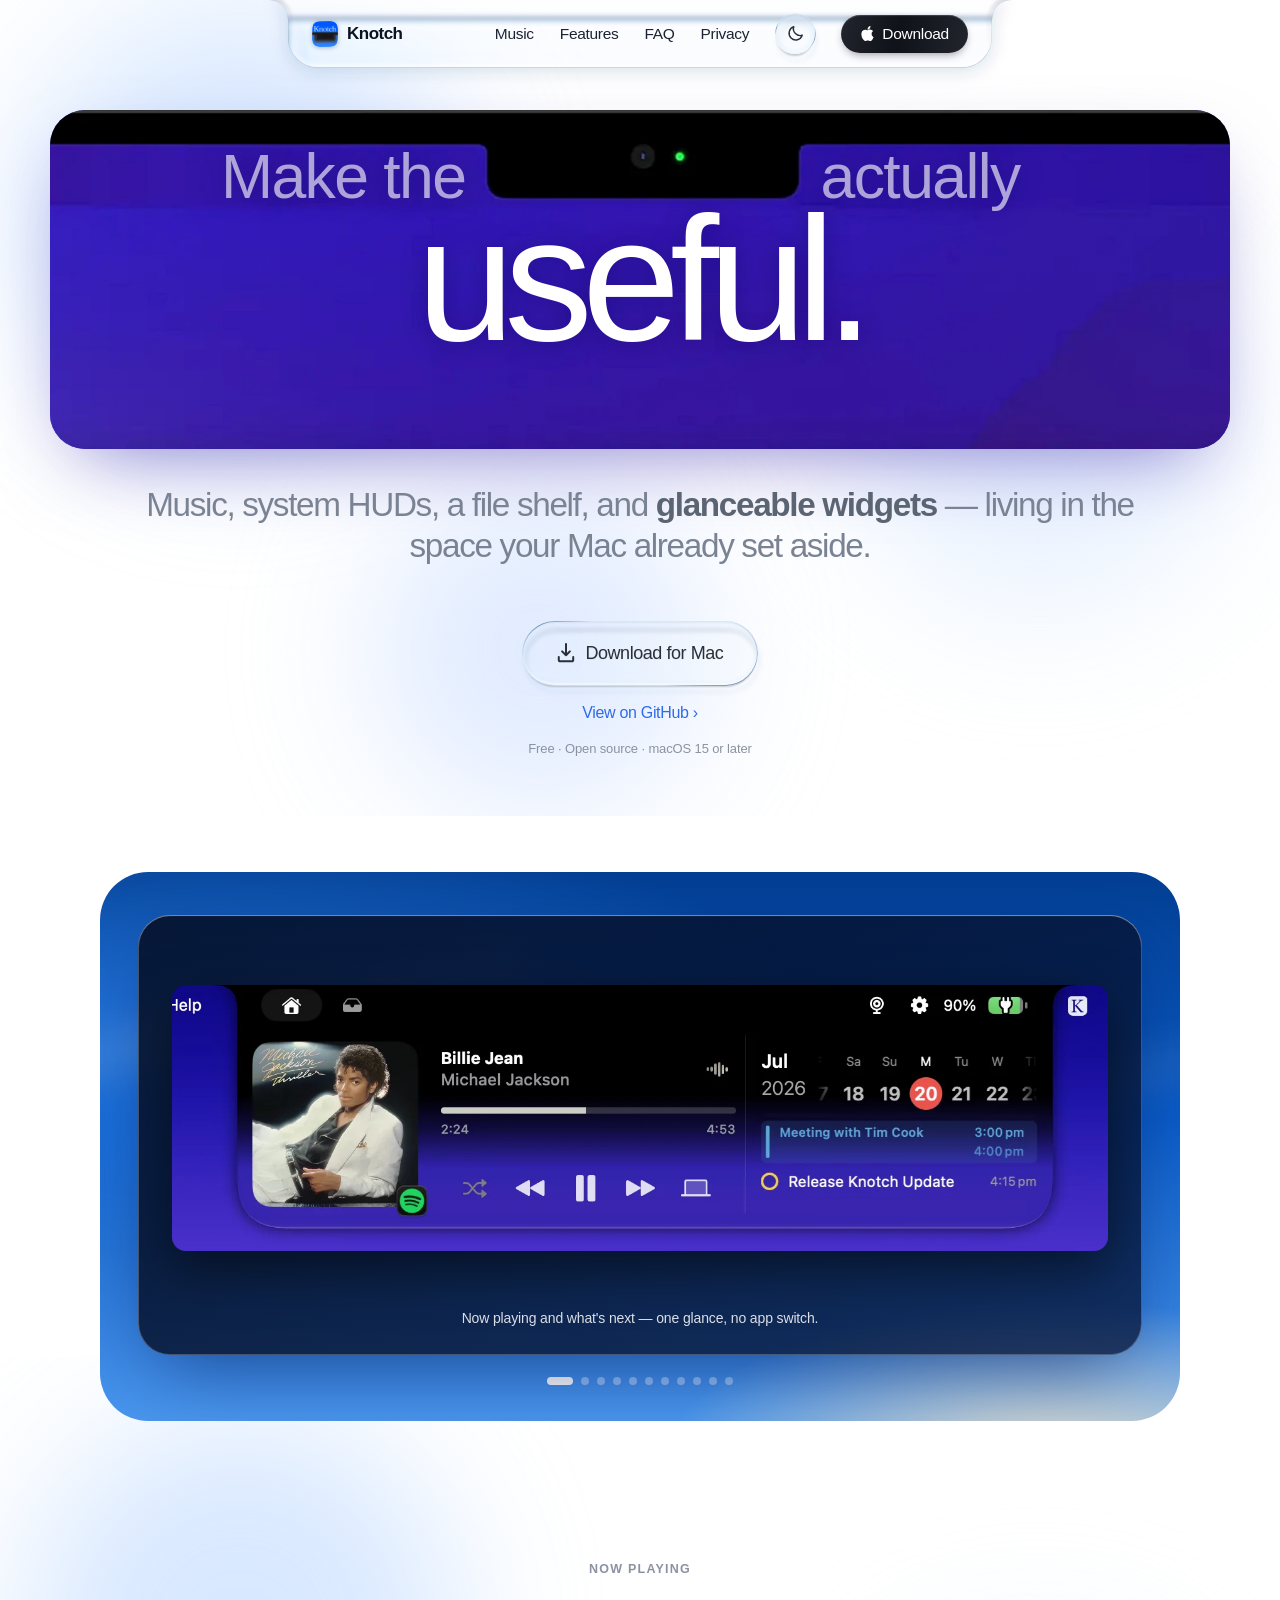
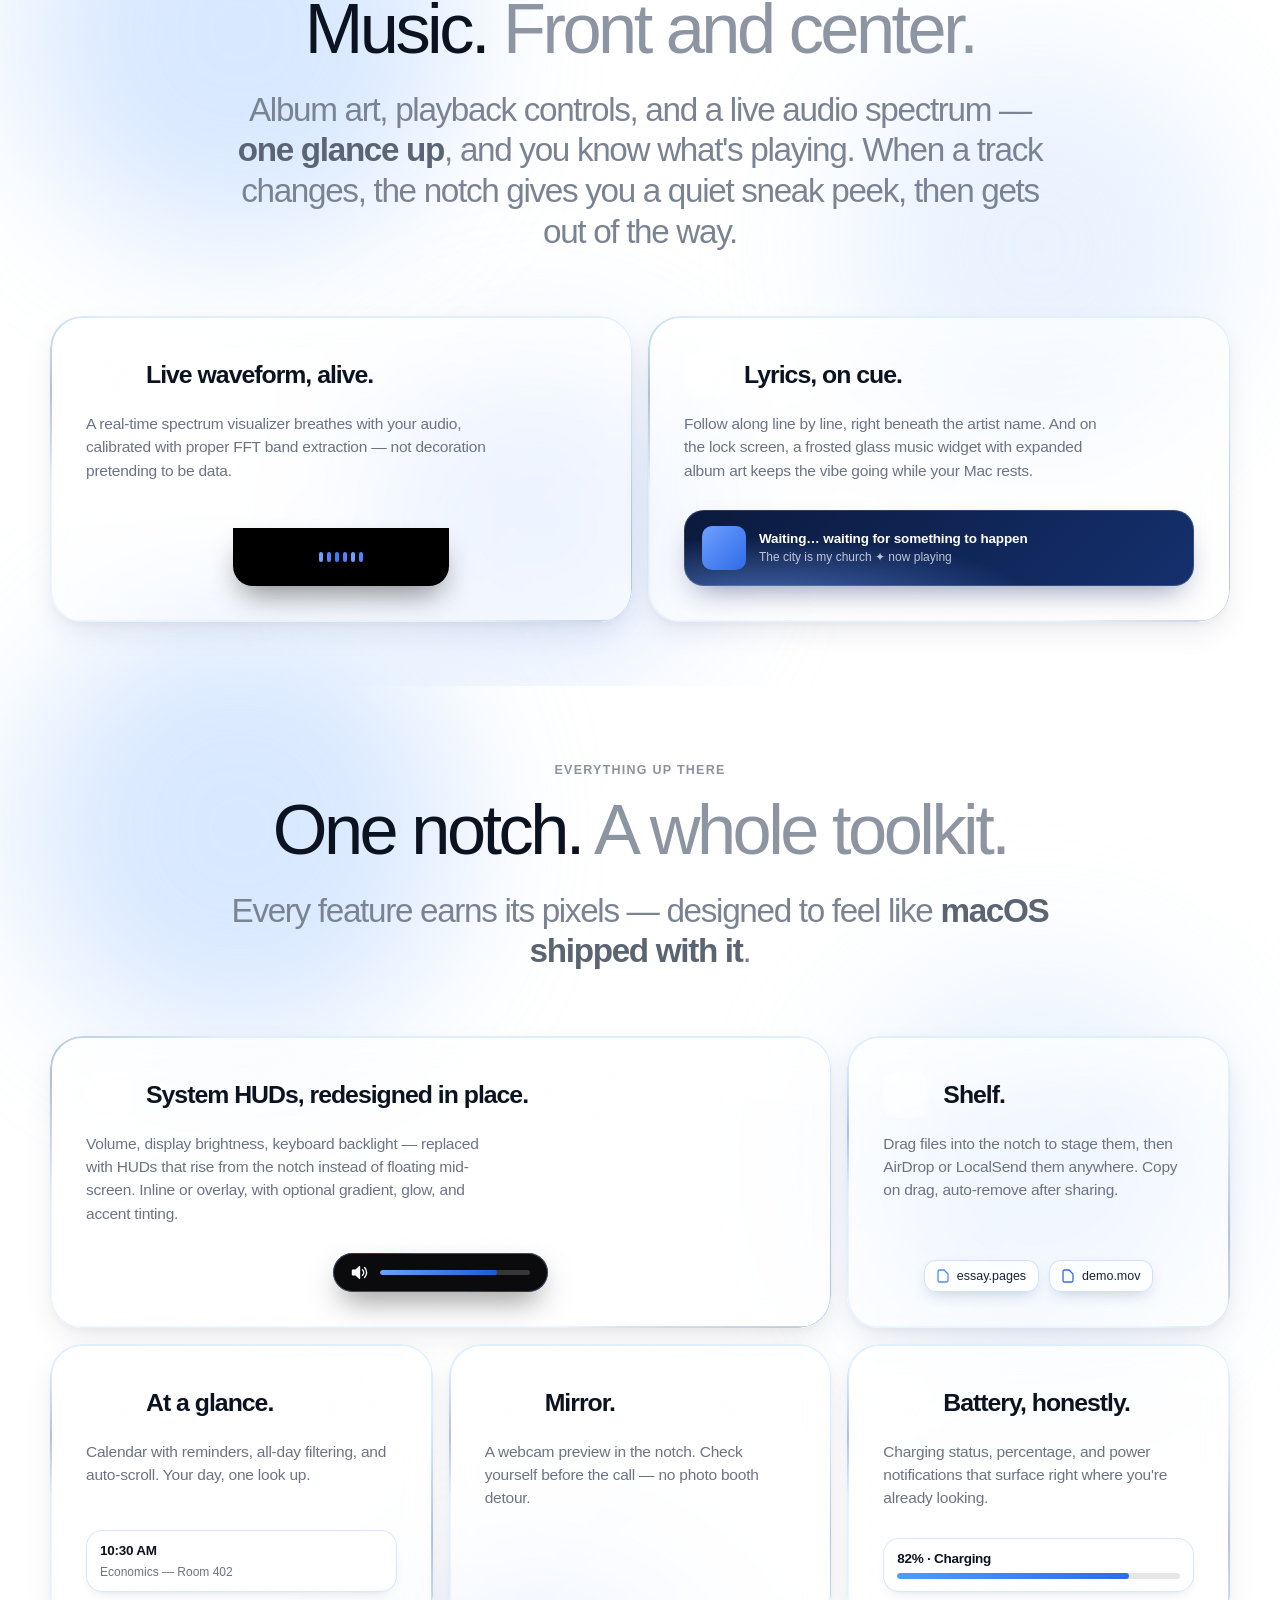
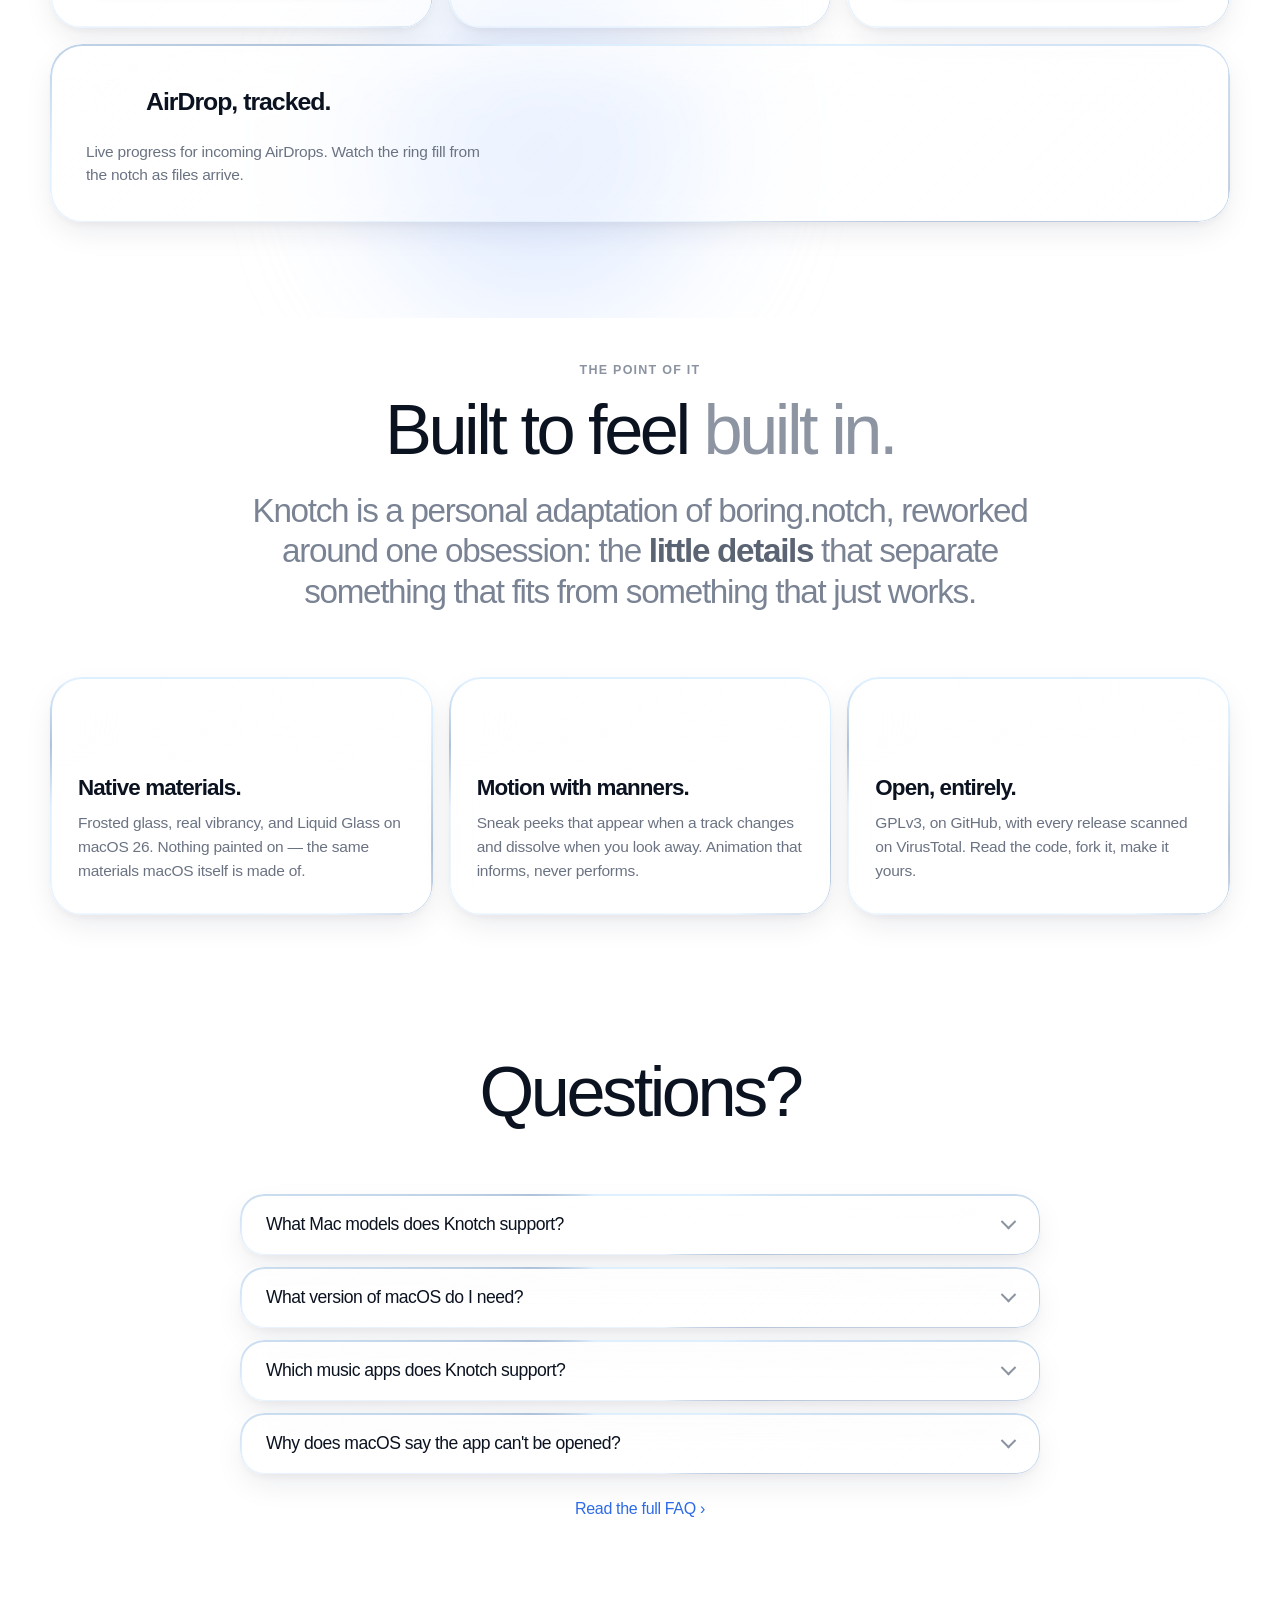
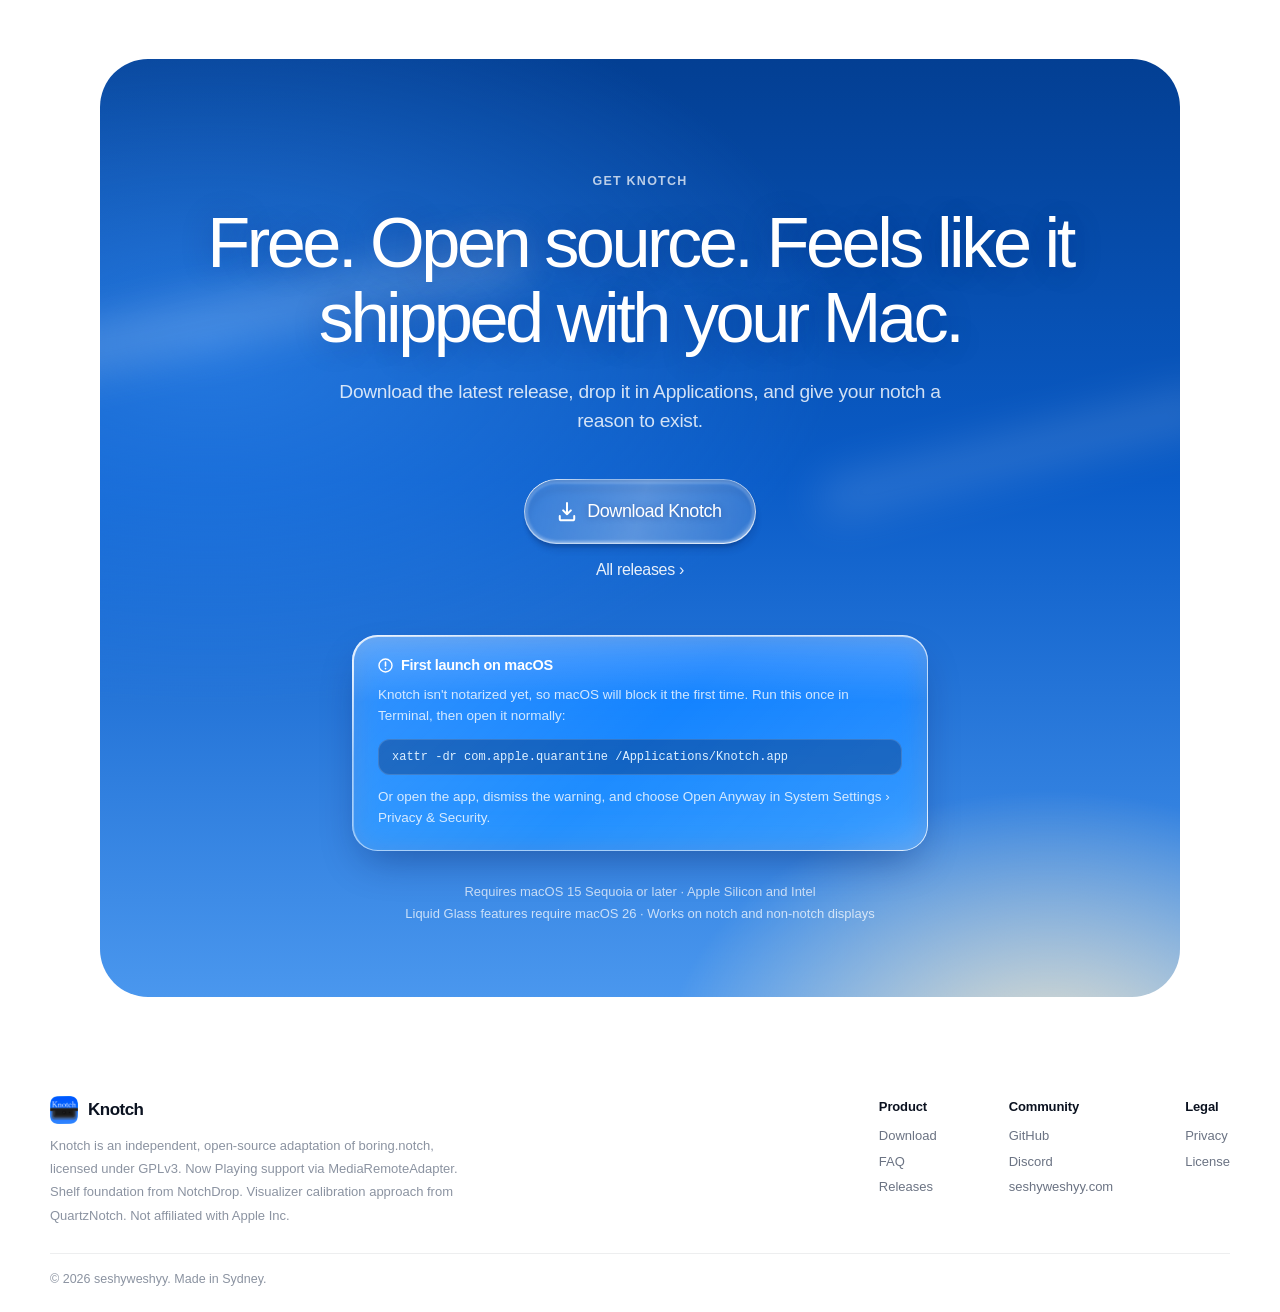
<file: index.html>
<!DOCTYPE html>
<html lang="en">
<head>
<meta charset="UTF-8">
<meta name="viewport" content="width=device-width, initial-scale=1.0, viewport-fit=cover">
<title>Knotch — Make the notch actually useful.</title>
<link rel="icon" type="image/svg+xml" href="favicon.svg">
<link rel="apple-touch-icon" href="images/icon.png">
<meta name="description" content="Knotch turns your MacBook's notch into music controls, system HUDs, a file shelf, and glanceable widgets. Free and open source for macOS.">
<script>(function(){try{var t=localStorage.getItem("knotch-theme");if(t!=="light"&&t!=="dark")t=matchMedia("(prefers-color-scheme: dark)").matches?"dark":"light";document.documentElement.setAttribute("data-theme",t)}catch(e){document.documentElement.setAttribute("data-theme","light")}})()</script>
<link rel="stylesheet" href="styles.css?v=20260928b">
</head>
<body>
<svg class="lens-defs" width="0" height="0" style="position:absolute" aria-hidden="true" focusable="false"><defs>
<filter id="nav-lens" x="0%" y="0%" width="100%" height="100%" filterUnits="objectBoundingBox" primitiveUnits="userSpaceOnUse" color-interpolation-filters="sRGB">
<feImage href="data:image/svg+xml,%3Csvg%20xmlns%3D%22http%3A%2F%2Fwww.w3.org%2F2000%2Fsvg%22%20width%3D%22704%22%20height%3D%2276%22%3E%3Cdefs%3E%3ClinearGradient%20id%3D%22g%22%20x1%3D%220%22%20y1%3D%220%22%20x2%3D%221%22%20y2%3D%220%22%3E%3Cstop%20offset%3D%220%22%20stop-color%3D%22rgb%280%2C0%2C0%29%22%2F%3E%3Cstop%20offset%3D%220.011%22%20stop-color%3D%22rgb%2864%2C64%2C64%29%22%2F%3E%3Cstop%20offset%3D%220.022%22%20stop-color%3D%22rgb%28104%2C104%2C104%29%22%2F%3E%3Cstop%20offset%3D%220.033%22%20stop-color%3D%22rgb%28123%2C123%2C123%29%22%2F%3E%3Cstop%20offset%3D%220.044%22%20stop-color%3D%22rgb%28128%2C128%2C128%29%22%2F%3E%3Cstop%20offset%3D%220.956%22%20stop-color%3D%22rgb%28128%2C128%2C128%29%22%2F%3E%3Cstop%20offset%3D%220.967%22%20stop-color%3D%22rgb%28133%2C133%2C133%29%22%2F%3E%3Cstop%20offset%3D%220.978%22%20stop-color%3D%22rgb%28152%2C152%2C152%29%22%2F%3E%3Cstop%20offset%3D%220.989%22%20stop-color%3D%22rgb%28192%2C192%2C192%29%22%2F%3E%3Cstop%20offset%3D%221%22%20stop-color%3D%22rgb%28255%2C255%2C255%29%22%2F%3E%3C%2FlinearGradient%3E%3C%2Fdefs%3E%3Crect%20width%3D%22704%22%20height%3D%2276%22%20fill%3D%22url%28%23g%29%22%2F%3E%3C%2Fsvg%3E" x="0%" y="0%" width="100%" height="100%" preserveAspectRatio="none" result="rampX"/>
<feImage href="data:image/svg+xml,%3Csvg%20xmlns%3D%22http%3A%2F%2Fwww.w3.org%2F2000%2Fsvg%22%20width%3D%22704%22%20height%3D%2276%22%3E%3Cdefs%3E%3ClinearGradient%20id%3D%22g%22%20x1%3D%220%22%20y1%3D%220%22%20x2%3D%220%22%20y2%3D%221%22%3E%3Cstop%20offset%3D%220%22%20stop-color%3D%22rgb%28128%2C128%2C128%29%22%2F%3E%3Cstop%20offset%3D%220.1%22%20stop-color%3D%22rgb%28128%2C128%2C128%29%22%2F%3E%3Cstop%20offset%3D%220.325%22%20stop-color%3D%22rgb%28133%2C133%2C133%29%22%2F%3E%3Cstop%20offset%3D%220.55%22%20stop-color%3D%22rgb%28152%2C152%2C152%29%22%2F%3E%3Cstop%20offset%3D%220.775%22%20stop-color%3D%22rgb%28192%2C192%2C192%29%22%2F%3E%3Cstop%20offset%3D%221%22%20stop-color%3D%22rgb%28255%2C255%2C255%29%22%2F%3E%3C%2FlinearGradient%3E%3C%2Fdefs%3E%3Crect%20width%3D%22704%22%20height%3D%2276%22%20fill%3D%22url%28%23g%29%22%2F%3E%3C%2Fsvg%3E" x="0%" y="0%" width="100%" height="100%" preserveAspectRatio="none" result="rampY"/>
<feColorMatrix in="rampX" type="matrix" result="mapX" values="1 0 0 0 0  0 0 0 0 0  0 0 0 0 0  0 0 0 0 1"/>
<feColorMatrix in="rampY" type="matrix" result="mapY" values="0 0 0 0 0  0 1 0 0 0  0 0 0 0 0  0 0 0 0 1"/>
<feComposite in="mapX" in2="mapY" operator="arithmetic" k1="0" k2="1" k3="1" k4="0" result="map"/>
<feDisplacementMap in="SourceGraphic" in2="map" scale="40" xChannelSelector="R" yChannelSelector="G" result="lensR"/>
<feDisplacementMap in="SourceGraphic" in2="map" scale="38" xChannelSelector="R" yChannelSelector="G" result="lensG"/>
<feDisplacementMap in="SourceGraphic" in2="map" scale="36" xChannelSelector="R" yChannelSelector="G" result="lensB"/>
<feColorMatrix in="lensR" type="matrix" result="onlyR" values="1 0 0 0 0  0 0 0 0 0  0 0 0 0 0  0 0 0 1 0"/>
<feColorMatrix in="lensG" type="matrix" result="onlyG" values="0 0 0 0 0  0 1 0 0 0  0 0 0 0 0  0 0 0 1 0"/>
<feColorMatrix in="lensB" type="matrix" result="onlyB" values="0 0 0 0 0  0 0 0 0 0  0 0 1 0 0  0 0 0 1 0"/>
<feBlend in="onlyR" in2="onlyG" mode="lighten" result="lensRG"/>
<feBlend in="lensRG" in2="onlyB" mode="lighten"/>
</filter></defs></svg>

<!-- ============ NAV ============ -->
<nav class="nav-root" aria-label="Main">
  <div class="nav-shell">
    <svg class="nav-shadow" aria-hidden="true" preserveAspectRatio="none">
      <defs>
        <filter id="nav-shadow-blur" x="-50%" y="-50%" width="200%" height="200%"><feGaussianBlur stdDeviation="8.5"/></filter>
        <mask id="nav-shadow-mask" maskUnits="userSpaceOnUse"><rect data-field="true" fill="#fff"/><path data-cut="true" fill="#000"/></mask>
      </defs>
      <g mask="url(#nav-shadow-mask)"><path class="nav-shadow-fill" data-shape="true" filter="url(#nav-shadow-blur)" transform="translate(0 3)"/></g>
    </svg>
    <div class="nav-glass" aria-hidden="true"></div>
    <div class="nav-tint" aria-hidden="true"></div>
    <div class="nav-sheen" aria-hidden="true"></div>
    <svg class="nav-rim-svg" aria-hidden="true" preserveAspectRatio="none">
      <defs>
        <linearGradient id="nav-bevel" x1="0" y1="0" x2="0" y2="1">
          <stop offset="0" style="stop-color:var(--nb0)"/><stop offset="0.3" style="stop-color:var(--nb1)"/><stop offset="0.72" style="stop-color:var(--nb2)"/><stop offset="1" style="stop-color:var(--nb3)"/>
        </linearGradient>
        <linearGradient id="nav-rim-grad" x1="0" y1="0" x2="0" y2="1">
          <stop offset="0" style="stop-color:var(--nr0)"/><stop offset="0.45" style="stop-color:var(--nr1)"/><stop offset="0.78" style="stop-color:var(--nr2)"/><stop offset="1" style="stop-color:var(--nr3)"/>
        </linearGradient>
        <filter id="nav-bevel-soft" x="-40%" y="-40%" width="180%" height="180%"><feGaussianBlur stdDeviation="1.6"/></filter>
      </defs>
      <path data-outline="true" fill="none" stroke="url(#nav-bevel)" stroke-width="9" stroke-linejoin="round" filter="url(#nav-bevel-soft)"/>
      <path data-outline="true" fill="none" stroke="url(#nav-rim-grad)" stroke-width="1.25" stroke-linejoin="round"/>
    </svg>
    <div class="nav-content">
      <a class="nav-mark" href="#top" aria-label="Knotch home">
        <img class="nav-app-icon" src="images/icon.png" alt="" aria-hidden="true">
        Knotch
      </a>
      <div class="nav-links">
        <a href="#music">Music</a>
        <a href="#features">Features</a>
        <a href="faq.html">FAQ</a>
        <a href="privacy.html">Privacy</a>
        <span class="gbtn-wrap"><button class="gbtn is-icon theme-toggle" type="button" aria-label="Switch to dark mode"><span>
          <svg class="i-moon" viewBox="0 0 24 24" fill="none" aria-hidden="true"><path d="M20.5 14.2A8.5 8.5 0 0 1 9.8 3.5a8.5 8.5 0 1 0 10.7 10.7Z" stroke="currentColor" stroke-width="1.8" stroke-linejoin="round"/></svg>
          <svg class="i-sun" viewBox="0 0 24 24" fill="none" aria-hidden="true"><circle cx="12" cy="12" r="4.2" stroke="currentColor" stroke-width="1.8"/><path d="M12 2.5v2.2M12 19.3v2.2M2.5 12h2.2M19.3 12h2.2M5.3 5.3l1.6 1.6M17.1 17.1l1.6 1.6M18.7 5.3l-1.6 1.6M6.9 17.1l-1.6 1.6" stroke="currentColor" stroke-width="1.8" stroke-linecap="round"/></svg>
        </span></button><span class="gbtn-shadow" aria-hidden="true"></span></span>
        <a class="nav-cta" href="#download"><svg class="nav-cta-icon" viewBox="0 0 24 24" width="15" height="15" fill="currentColor" aria-hidden="true"><path d="M12.152 6.896c-.948 0-2.415-1.078-3.96-1.04-2.04.027-3.91 1.183-4.961 3.014-2.117 3.675-.546 9.103 1.519 12.09 1.013 1.454 2.208 3.09 3.792 3.039 1.52-.065 2.09-.987 3.935-.987 1.831 0 2.35.987 3.96.948 1.637-.026 2.676-1.48 3.676-2.948 1.156-1.688 1.636-3.325 1.662-3.415-.039-.013-3.182-1.221-3.22-4.857-.026-3.04 2.48-4.494 2.597-4.559-1.429-2.09-3.623-2.324-4.39-2.376-2-.156-3.675 1.09-4.61 1.09zM15.53 3.83c.843-1.012 1.4-2.427 1.245-3.83-1.207.052-2.662.805-3.532 1.818-.78.896-1.454 2.338-1.273 3.714 1.338.104 2.715-.688 3.559-1.701"/></svg>Download</a>
      </div>
      <button class="nav-burger" id="navBurger" aria-label="Open menu" aria-expanded="false" aria-controls="mobileMenu">
        <span></span><span></span>
      </button>
    </div>
  </div>
</nav>

<div class="mobile-menu" id="mobileMenu">
  <a href="#music">Music</a>
  <a href="#features">Features</a>
  <a href="#craft">Craft</a>
  <a href="faq.html">FAQ</a>
  <a href="privacy.html">Privacy</a>
  <a href="#download">Download</a>
  <div class="mobile-theme"><span class="gbtn-wrap"><button class="gbtn is-icon theme-toggle" type="button" aria-label="Switch to dark mode"><span>
      <svg class="i-moon" viewBox="0 0 24 24" fill="none" aria-hidden="true"><path d="M20.5 14.2A8.5 8.5 0 0 1 9.8 3.5a8.5 8.5 0 1 0 10.7 10.7Z" stroke="currentColor" stroke-width="1.8" stroke-linejoin="round"/></svg>
      <svg class="i-sun" viewBox="0 0 24 24" fill="none" aria-hidden="true"><circle cx="12" cy="12" r="4.2" stroke="currentColor" stroke-width="1.8"/><path d="M12 2.5v2.2M12 19.3v2.2M2.5 12h2.2M19.3 12h2.2M5.3 5.3l1.6 1.6M17.1 17.1l1.6 1.6M18.7 5.3l-1.6 1.6M6.9 17.1l-1.6 1.6" stroke="currentColor" stroke-width="1.8" stroke-linecap="round"/></svg>
    </span></button><span class="gbtn-shadow" aria-hidden="true"></span></span></div>
</div>

<main>
<!-- ============ HERO ============ -->
<header class="hero hero-notch" id="top">
  <div class="aurora" aria-hidden="true"><i></i><i></i><i></i></div>
  <div class="notch-hero rise d1">
    <h1 class="notch-title">
      <span class="nt nt-left">Make the</span>
      <span class="sr-only">notch</span>
      <span class="nt nt-right">actually</span>
      <span class="nt nt-line2">useful.</span>
    </h1>
    <div class="notch-frame" aria-hidden="true">
      <img src="images/hero-notch.webp" width="1400" height="402" alt="" fetchpriority="high" decoding="async">
    </div>
  </div>
  <div class="hero-inner">
    <p class="subhead rise d2">Music, system HUDs, a file shelf, and <b>glanceable widgets</b> — living in the space your Mac already set aside.</p>

    <div class="hero-cta rise d3">
      <div class="gbtn-wrap">
        <a class="gbtn" href="download.html">
          <span>
            <svg width="18" height="20" viewBox="0 0 16 18" fill="none" aria-hidden="true"><path d="M8 1v10M4.5 7.5 8 11l3.5-3.5" stroke="currentColor" stroke-width="1.8" stroke-linecap="round" stroke-linejoin="round"/><path d="M1.5 12.5V15a1.5 1.5 0 0 0 1.5 1.5h10A1.5 1.5 0 0 0 14.5 15v-2.5" stroke="currentColor" stroke-width="1.8" stroke-linecap="round"/></svg>
            Download for Mac
          </span>
        </a>
        <div class="gbtn-shadow" aria-hidden="true"></div>
      </div>
      <div class="hero-links">
        <a class="link-more" href="https://github.com/seshyweshyy/Knotch">View on GitHub ›</a>
      </div>
      <p class="hero-fineprint">Free · Open source · macOS 15 or later</p>
    </div>
  </div>
</header>

<!-- ============ SHOWCASE (gallery) ============ -->
<section class="showcase" aria-label="Screenshots">
  <div class="sky rise d4">
    <div class="gallery">
      <div class="gallery-viewport" id="galleryViewport" tabindex="0" role="region" aria-roledescription="carousel" aria-label="Knotch screenshots">
        <ul class="gallery-track" id="galleryTrack">
          <li class="gallery-slide">
            <div class="shot-frame"><picture><source srcset="images/gallery/home-view.webp" type="image/webp"><img src="images/gallery/home-view.png" width="1490" height="424" alt="Knotch's home view showing a song playing next to a calendar with the day's events." loading="lazy"></picture></div>
            <p class="gallery-caption">Now playing and what's next — one glance, no app switch.</p>
          </li>
          <li class="gallery-slide">
            <div class="shot-frame"><picture><source srcset="images/gallery/shelf-view.webp" type="image/webp"><img src="images/gallery/shelf-view.png" width="1490" height="424" alt="Knotch's shelf open in the notch, with a dashed AirDrop zone ready to receive dropped files." loading="eager"></picture></div>
            <p class="gallery-caption">Drag files onto the notch — ready for AirDrop.</p>
          </li>
          <li class="gallery-slide">
            <div class="shot-frame"><picture><source srcset="images/gallery/lockscreen.webp" type="image/webp"><img src="images/gallery/lockscreen.png" width="1400" height="910" alt="A Mac lock screen with Knotch's music widget showing a song playing above the login card." loading="lazy"></picture></div>
            <p class="gallery-caption">Music follows you to the lock screen.</p>
          </li>
          <li class="gallery-slide">
            <div class="shot-frame"><picture><source srcset="images/gallery/lockscreen-art.webp" type="image/webp"><img src="images/gallery/lockscreen-art.png" width="1400" height="910" alt="A Mac lock screen with Knotch's expanded album art filling the space above the music widget." loading="lazy"></picture></div>
            <p class="gallery-caption">Album art fills your screen behind the widget.</p>
          </li>
          <li class="gallery-slide">
            <div class="shot-frame"><picture><source srcset="images/gallery/compact-music.webp" type="image/webp"><img src="images/gallery/compact-music.png" width="890" height="400" alt="The expanded Knotch player showing full playback controls for a song." loading="lazy"></picture></div>
            <p class="gallery-caption">A compact view with full playback controls, one hover away.</p>
          </li>
          <li class="gallery-slide">
            <div class="shot-frame"><picture><source srcset="images/gallery/compact-calendar.webp" type="image/webp"><img src="images/gallery/compact-calendar.png" width="890" height="400" alt="Knotch's calendar widget open, showing today's events and the full month grid." loading="lazy"></picture></div>
            <p class="gallery-caption">A compact view of your month, one glance away.</p>
          </li>
          <li class="gallery-slide">
            <div class="shot-frame"><picture><source srcset="images/gallery/timer-ruler.webp" type="image/webp"><img src="images/gallery/timer-ruler.png" width="890" height="400" alt="Knotch's timer widget with a slider set to 15 minutes and a Start Timer button." loading="lazy"></picture></div>
            <p class="gallery-caption">Set a timer without breaking focus.</p>
          </li>
          <li class="gallery-slide">
            <div class="shot-frame"><picture><source srcset="images/gallery/timer-active.webp" type="image/webp"><img src="images/gallery/timer-active.png" width="890" height="400" alt="Knotch's closed notch showing a running timer counting down." loading="lazy"></picture></div>
            <p class="gallery-caption">Live timer countdown, front and center.</p>
          </li>
          <li class="gallery-slide">
            <div class="shot-frame"><picture><source srcset="images/gallery/focus-status.webp" type="image/webp"><img src="images/gallery/focus-status.png" width="890" height="400" alt="Knotch's closed notch showing a Do Not Disturb moon icon and 'On' status." loading="lazy"></picture></div>
            <p class="gallery-caption">Focus status, always in view.</p>
          </li>
          <li class="gallery-slide">
            <div class="shot-frame"><picture><source srcset="images/gallery/airpods-inline.webp" type="image/webp"><img src="images/gallery/airpods-inline.png" width="890" height="400" alt="Knotch's closed notch showing AirPods connecting, with a battery ring partway filled." loading="lazy"></picture></div>
            <p class="gallery-caption">Bluetooth device notifications, the moment they connect.</p>
          </li>
          <li class="gallery-slide">
            <div class="shot-frame"><picture><source srcset="images/gallery/airpods-expanded.webp" type="image/webp"><img src="images/gallery/airpods-expanded.png" width="890" height="400" alt="Knotch's closed notch showing AirPods Pro connected at 100 percent battery." loading="lazy"></picture></div>
            <p class="gallery-caption">AirPods Pro, charged and ready.</p>
          </li>
        </ul>
      </div>
      <button class="gallery-arrow prev" id="galleryPrev" aria-label="Previous screenshot" type="button">
        <svg width="9" height="15" viewBox="0 0 9 15" fill="none"><path d="M7.5 1.5 1.5 7.5l6 6" stroke="currentColor" stroke-width="1.8" stroke-linecap="round" stroke-linejoin="round"/></svg>
      </button>
      <button class="gallery-arrow next" id="galleryNext" aria-label="Next screenshot" type="button">
        <svg width="9" height="15" viewBox="0 0 9 15" fill="none"><path d="M1.5 1.5 7.5 7.5l-6 6" stroke="currentColor" stroke-width="1.8" stroke-linecap="round" stroke-linejoin="round"/></svg>
      </button>
    </div>
    <div class="gallery-dots" id="galleryDots" role="tablist" aria-label="Choose a screenshot"></div>
  </div>
</section>

<!-- ============ MUSIC ============ -->
<section class="sec" id="music">
  <div class="wrap">
    <div class="aurora" aria-hidden="true"><i></i><i></i><i></i></div>
    <div class="sec-head reveal">
      <p class="eyebrow">Now Playing</p>
      <h2 class="headline">Music. <span class="tone">Front and center.</span></h2>
      <p class="subhead">Album art, playback controls, and a live audio spectrum — <b>one glance up</b>, and you know what's playing. When a track changes, the notch gives you a quiet sneak peek, then gets out of the way.</p>
    </div>

    <div class="bento">
      <div class="gpanel card span-3 reveal">
        <div class="card-head">
          <span class="gbadge"><svg width="22" height="22" viewBox="0 0 24 24" fill="none" aria-hidden="true"><path d="M2.75 9.5v5M7.4 5.25v13.5M12 2.5v19M16.6 6.75v10.5M21.25 10v4" stroke="currentColor" stroke-width="1.8" stroke-linecap="round"/></svg></span>
          <h3>Live waveform, alive.</h3>
        </div>
        <p>A real-time spectrum visualizer breathes with your audio, calibrated with proper FFT band extraction — not decoration pretending to be data.</p>
        <div class="card-vis">
          <div class="wave-demo">
            <div class="wave-notch">
              <span class="bar"></span><span class="bar"></span><span class="bar"></span>
              <span class="bar"></span><span class="bar"></span><span class="bar"></span>
            </div>
          </div>
        </div>
      </div>

      <div class="gpanel card span-3 reveal">
        <div class="card-head">
          <span class="gbadge"><svg width="22" height="22" viewBox="0 0 24 24" fill="none" aria-hidden="true"><path d="M2.75 5.5h10.5M2.75 11h10.5M2.75 16.5h6.5" stroke="currentColor" stroke-width="1.7" stroke-linecap="round"/><path d="M21.25 3.75 16.9 4.9v9.9a2.7 2.7 0 0 0-1.2-.27c-1.5 0-2.7 1-2.7 2.31 0 1.3 1.2 2.31 2.7 2.31s2.7-1 2.7-2.31V8.05l2.85-.76V3.75Z" fill="currentColor"/></svg></span>
          <h3>Lyrics, on cue.</h3>
        </div>
        <p>Follow along line by line, right beneath the artist name. And on the lock screen, a frosted glass music widget with expanded album art keeps the vibe going while your Mac rests.</p>
        <div class="card-vis">
          <div class="lock-vis">
            <div class="lock-art" aria-hidden="true"></div>
            <div class="lock-meta">
              <strong>Waiting… waiting for something to happen</strong>
              The city is my church ✦ now playing
            </div>
          </div>
        </div>
      </div>
    </div>
  </div>
</section>

<!-- ============ FEATURES BENTO ============ -->
<section class="sec" id="features">
  <div class="wrap">
    <div class="aurora" aria-hidden="true"><i></i><i></i><i></i></div>
    <div class="sec-head reveal">
      <p class="eyebrow">Everything up there</p>
      <h2 class="headline">One notch. <span class="tone">A whole toolkit.</span></h2>
      <p class="subhead">Every feature earns its pixels — designed to feel like <b>macOS shipped with it</b>.</p>
    </div>

    <div class="bento">
      <div class="gpanel card span-4 reveal">
        <div class="card-head">
          <span class="gbadge"><svg width="22" height="22" viewBox="0 0 24 24" fill="none" aria-hidden="true"><path d="M11.4 3.9 6.9 8H3.9a1.1 1.1 0 0 0-1.1 1.1v5.8A1.1 1.1 0 0 0 3.9 16h3l4.5 4.1a.8.8 0 0 0 1.35-.59V4.49a.8.8 0 0 0-1.35-.59Z" stroke="currentColor" stroke-width="1.7" stroke-linejoin="round"/><path d="M16.1 9a4.3 4.3 0 0 1 0 6M18.9 6.4a8.1 8.1 0 0 1 0 11.2" stroke="currentColor" stroke-width="1.7" stroke-linecap="round"/></svg></span>
          <h3>System HUDs, redesigned in place.</h3>
        </div>
        <p>Volume, display brightness, keyboard backlight — replaced with HUDs that rise from the notch instead of floating mid-screen. Inline or overlay, with optional gradient, glow, and accent tinting.</p>
        <div class="card-vis">
          <div class="hud-demo">
            <div class="hud-pill">
              <svg width="17" height="15" viewBox="0 0 17 15" fill="#fff"><path d="M8 1.2 4.4 4.5H1.6A.8.8 0 0 0 .8 5.3v4.4c0 .4.4.8.8.8h2.8L8 13.8a.7.7 0 0 0 1.2-.5V1.7A.7.7 0 0 0 8 1.2Z"/><path d="M11.5 4.7a4 4 0 0 1 0 5.6M13.6 2.6a7 7 0 0 1 0 9.8" stroke="#fff" stroke-width="1.4" stroke-linecap="round" fill="none"/></svg>
              <div class="hud-track"><div class="hud-fill" id="hudFill"></div></div>
            </div>
          </div>
        </div>
      </div>

      <div class="gpanel card span-2 reveal">
        <div class="card-head">
          <span class="gbadge"><svg width="22" height="22" viewBox="0 0 24 24" fill="none" aria-hidden="true"><path d="M12 2.75v8.75M8.5 8.25 12 11.75l3.5-3.5" stroke="currentColor" stroke-width="1.7" stroke-linecap="round" stroke-linejoin="round"/><path d="M2.75 13.75h4.1l1.75 2.6h6.8l1.75-2.6h4.1M2.75 13.75v3.85a3 3 0 0 0 3 3h12.5a3 3 0 0 0 3-3v-3.85" stroke="currentColor" stroke-width="1.7" stroke-linecap="round" stroke-linejoin="round"/></svg></span>
          <h3>Shelf.</h3>
        </div>
        <p>Drag files into the notch to stage them, then AirDrop or LocalSend them anywhere. Copy on drag, auto-remove after sharing.</p>
        <div class="card-vis">
          <div class="shelf-demo">
            <div class="shelf-chip"><svg width="12" height="14" viewBox="0 0 12 14" fill="none"><path d="M1 2.5A1.5 1.5 0 0 1 2.5 1H7l4 4v6.5A1.5 1.5 0 0 1 9.5 13h-7A1.5 1.5 0 0 1 1 11.5v-9Z" stroke="#4c8dff" stroke-width="1.3"/></svg>essay.pages</div>
            <div class="shelf-chip"><svg width="12" height="14" viewBox="0 0 12 14" fill="none"><path d="M1 2.5A1.5 1.5 0 0 1 2.5 1H7l4 4v6.5A1.5 1.5 0 0 1 9.5 13h-7A1.5 1.5 0 0 1 1 11.5v-9Z" stroke="#2e6be8" stroke-width="1.3"/></svg>demo.mov</div>
          </div>
        </div>
      </div>

      <div class="gpanel card span-2 reveal">
        <div class="card-head">
          <span class="gbadge"><svg width="22" height="22" viewBox="0 0 24 24" fill="none" aria-hidden="true"><rect x="2.75" y="4.5" width="18.5" height="16.25" rx="3.75" stroke="currentColor" stroke-width="1.7"/><path d="M2.75 9.5h18.5" stroke="currentColor" stroke-width="1.7"/><path d="M7.5 2.25v3.5M16.5 2.25v3.5" stroke="currentColor" stroke-width="1.7" stroke-linecap="round"/><circle cx="7.6" cy="13.5" r="1.25" fill="#3380ff"/><circle cx="12" cy="13.5" r="1.25" fill="currentColor" opacity="0.45"/><circle cx="16.4" cy="13.5" r="1.25" fill="currentColor" opacity="0.45"/></svg></span>
          <h3>At a glance.</h3>
        </div>
        <p>Calendar with reminders, all-day filtering, and auto-scroll. Your day, one look up.</p>
        <div class="card-vis">
          <div class="widget-row"><div class="widget-tile"><strong>10:30 AM</strong>Economics — Room 402</div></div>
        </div>
      </div>

      <div class="gpanel card span-2 reveal">
        <div class="card-head">
          <span class="gbadge"><svg width="22" height="22" viewBox="0 0 24 24" fill="none" aria-hidden="true"><circle cx="12" cy="8.75" r="6.5" stroke="currentColor" stroke-width="1.7"/><circle cx="12" cy="8.75" r="2.5" stroke="currentColor" stroke-width="1.7"/><path d="M12 15.25v2.75M6.9 21.5c1.2-2 3-3.1 5.1-3.1s3.9 1.1 5.1 3.1" stroke="currentColor" stroke-width="1.7" stroke-linecap="round"/></svg></span>
          <h3>Mirror.</h3>
        </div>
        <p>A webcam preview in the notch. Check yourself before the call — no photo booth detour.</p>
      </div>

      <div class="gpanel card span-2 reveal">
        <div class="card-head">
          <span class="gbadge"><svg width="24" height="15" viewBox="0 0 26 15" fill="none" aria-hidden="true"><rect x="1" y="1.15" width="20.6" height="12.7" rx="3.9" stroke="currentColor" stroke-width="1.6"/><rect x="3.6" y="3.75" width="11.5" height="7.5" rx="1.9" fill="#3380ff"/><path d="M23.6 4.9v5.2c1.15-.36 1.9-1.38 1.9-2.6s-.75-2.24-1.9-2.6Z" fill="currentColor"/></svg></span>
          <h3>Battery, honestly.</h3>
        </div>
        <p>Charging status, percentage, and power notifications that surface right where you're already looking.</p>
        <div class="card-vis">
          <div class="widget-row"><div class="widget-tile"><strong>82% · Charging</strong><div class="batt-shell"><div class="batt-fill"></div></div></div></div>
        </div>
      </div>

      <div class="gpanel card span-6 reveal">
        <div class="card-head">
          <span class="gbadge"><svg width="22" height="22" viewBox="0 0 24 24" fill="none" aria-hidden="true"><path d="M10.4 13.77a3.2 3.2 0 1 1 3.2 0" stroke="currentColor" stroke-width="1.7" stroke-linecap="round"/><path d="M8.8 16.54a6.4 6.4 0 1 1 6.4 0" stroke="currentColor" stroke-width="1.7" stroke-linecap="round"/><path d="M7.25 19.23a9.5 9.5 0 1 1 9.5 0" stroke="currentColor" stroke-width="1.7" stroke-linecap="round"/><path d="M12 12.4 10.1 20h3.8L12 12.4Z" fill="currentColor" stroke="currentColor" stroke-width="1.3" stroke-linejoin="round"/></svg></span>
          <h3>AirDrop, tracked.</h3>
        </div>
        <p>Live progress for incoming AirDrops. Watch the ring fill from the notch as files arrive.</p>
      </div>
    </div>
  </div>
</section>

<!-- ============ CRAFT ============ -->
<section class="sec" id="craft">
  <div class="wrap">
    <div class="sec-head reveal">
      <p class="eyebrow">The point of it</p>
      <h2 class="headline">Built to feel <span class="tone">built in.</span></h2>
      <p class="subhead">Knotch is a personal adaptation of boring.notch, reworked around one obsession: the <b>little details</b> that separate something that fits from something that just works.</p>
    </div>
    <div class="craft-grid">
      <div class="gpanel craft-item reveal">
        <span class="gbadge"><svg width="22" height="22" viewBox="0 0 24 24" fill="none" aria-hidden="true"><path d="M12 2.8 14 9l6.2 2L14 13l-2 6.2L10 13 3.8 11 10 9l2-6.2Z" stroke="currentColor" stroke-width="1.6" stroke-linejoin="round"/></svg></span>
        <h3>Native materials.</h3>
        <p>Frosted glass, real vibrancy, and Liquid Glass on macOS 26. Nothing painted on — the same materials macOS itself is made of.</p>
      </div>
      <div class="gpanel craft-item reveal">
        <span class="gbadge"><svg width="22" height="22" viewBox="0 0 24 24" fill="none" aria-hidden="true"><path d="M3 12c3-6 6-6 9 0s6 6 9 0" stroke="currentColor" stroke-width="1.8" stroke-linecap="round"/></svg></span>
        <h3>Motion with manners.</h3>
        <p>Sneak peeks that appear when a track changes and dissolve when you look away. Animation that informs, never performs.</p>
      </div>
      <div class="gpanel craft-item reveal">
        <span class="gbadge"><svg width="22" height="22" viewBox="0 0 24 24" fill="none" aria-hidden="true"><path d="m8.5 7-5 5 5 5M15.5 7l5 5-5 5" stroke="currentColor" stroke-width="1.8" stroke-linecap="round" stroke-linejoin="round"/></svg></span>
        <h3>Open, entirely.</h3>
        <p>GPLv3, on GitHub, with every release scanned on VirusTotal. Read the code, fork it, make it yours.</p>
      </div>
    </div>
  </div>
</section>

<!-- ============ FAQ TEASER ============ -->
<section class="sec" id="faq">
  <div class="wrap">
    <div class="sec-head reveal">
      <h2 class="headline">Questions?</h2>
    </div>
    <div class="faq-list">
      <details class="gpanel faq-teaser reveal">
        <summary>What Mac models does Knotch support?</summary>
        <p class="ans">Any MacBook Pro from late 2021 onwards and the M2 MacBook Air and later — the ones with a physical notch. It also runs on older Macs and external displays; the notch-area UI won't appear, but the music controls, shelf, and other widgets still work.</p>
      </details>
      <details class="gpanel faq-teaser reveal">
        <summary>What version of macOS do I need?</summary>
        <p class="ans">macOS 15 Sequoia or later. Liquid Glass features need macOS 26.</p>
      </details>
      <details class="gpanel faq-teaser reveal">
        <summary>Which music apps does Knotch support?</summary>
        <p class="ans">Spotify, Apple Music, and YouTube Music get album art, track info, playback controls, and a progress bar. Anything else that exposes a Now Playing session shows basic track info.</p>
      </details>
      <details class="gpanel faq-teaser reveal">
        <summary>Why does macOS say the app can't be opened?</summary>
        <p class="ans">Knotch isn't notarized with Apple yet, so Gatekeeper blocks it on first launch. Right-click Knotch.app → Open → Open once, and it launches normally after that.</p>
      </details>
    </div>
    <p class="faq-more reveal"><a class="link-more" href="faq.html">Read the full FAQ ›</a></p>
  </div>
</section>

<!-- ============ DOWNLOAD ============ -->
<section class="dl" id="download">
  <div class="sky reveal">
    <p class="eyebrow" style="color:rgba(255,255,255,.72);margin-bottom:18px;">Get Knotch</p>
    <h2 class="headline">Free. Open source. Feels like it shipped with your Mac.</h2>
    <p class="lead">Download the latest release, drop it in Applications, and give your notch a reason to exist.</p>

    <div class="dl-actions">
      <div class="gbtn-wrap on-blue">
        <a class="gbtn is-onblue" href="download.html">
          <span>
            <svg width="18" height="20" viewBox="0 0 16 18" fill="none" aria-hidden="true"><path d="M8 1v10M4.5 7.5 8 11l3.5-3.5" stroke="currentColor" stroke-width="1.8" stroke-linecap="round" stroke-linejoin="round"/><path d="M1.5 12.5V15a1.5 1.5 0 0 0 1.5 1.5h10A1.5 1.5 0 0 0 14.5 15v-2.5" stroke="currentColor" stroke-width="1.8" stroke-linecap="round"/></svg>
            Download Knotch
          </span>
        </a>
        <div class="gbtn-shadow" aria-hidden="true"></div>
      </div>
      <a class="link-more" href="https://github.com/seshyweshyy/Knotch/releases">All releases ›</a>
    </div>

    <div class="gpanel on-blue dl-note">
      <span class="dl-note-title">
        <svg width="15" height="15" viewBox="0 0 15 15" fill="none"><circle cx="7.5" cy="7.5" r="6.5" stroke="#fff" stroke-width="1.4"/><path d="M7.5 4v4M7.5 10.6v.1" stroke="#fff" stroke-width="1.6" stroke-linecap="round"/></svg>
        First launch on macOS
      </span>
      <p>Knotch isn't notarized yet, so macOS will block it the first time. Run this once in Terminal, then open it normally:</p>
      <code>xattr -dr com.apple.quarantine /Applications/Knotch.app</code>
      <p>Or open the app, dismiss the warning, and choose Open Anyway in System Settings › Privacy &amp; Security.</p>
    </div>

    <p class="dl-reqs">
      Requires macOS 15 Sequoia or later · Apple Silicon and Intel<br>
      Liquid Glass features require macOS 26 · Works on notch and non-notch displays
    </p>
  </div>
</section>
</main>

<!-- ============ FOOTER ============ -->
<footer>
  <div class="foot-inner">
    <div>
      <div class="foot-brand"><img src="images/icon.png" alt="" aria-hidden="true">Knotch</div>
      <p class="foot-fine">
        Knotch is an independent, open-source adaptation of boring.notch, licensed under GPLv3.
        Now Playing support via MediaRemoteAdapter. Shelf foundation from NotchDrop. Visualizer calibration approach from QuartzNotch.
        Not affiliated with Apple Inc.
      </p>
    </div>
    <div class="foot-cols">
      <div class="foot-col">
        <h4>Product</h4>
        <a href="download.html">Download</a>
        <a href="faq.html">FAQ</a>
        <a href="https://github.com/seshyweshyy/Knotch/releases">Releases</a>
      </div>
      <div class="foot-col">
        <h4>Community</h4>
        <a href="https://github.com/seshyweshyy/Knotch">GitHub</a>
        <a href="https://discord.gg/fCj5Bf3cVB" target="_blank" rel="noopener">Discord</a>
        <a href="https://seshyweshyy.com">seshyweshyy.com</a>
      </div>
      <div class="foot-col">
        <h4>Legal</h4>
        <a href="privacy.html">Privacy</a>
        <a href="https://github.com/seshyweshyy/Knotch/blob/main/LICENSE">License</a>
      </div>
    </div>
  </div>
  <p class="foot-copy">© 2026 seshyweshyy. Made in Sydney.</p>
</footer>

<script src="site.js?v=20260928b"></script>
<script>
(function () {
  var reduceMotion = window.matchMedia("(prefers-reduced-motion: reduce)").matches;

  /* ---------- Screenshot gallery ---------- */
  var galleryTrack = document.getElementById("galleryTrack");
  var galleryDots = document.getElementById("galleryDots");
  var galleryPrev = document.getElementById("galleryPrev");
  var galleryNext = document.getElementById("galleryNext");
  var galleryViewport = document.getElementById("galleryViewport");

  if (galleryTrack && galleryDots) {
    var slides = Array.prototype.slice.call(galleryTrack.children);
    var current = 0;
    var autoplayTimer = null;
    var autoplayDelay = 4200;

    slides.forEach(function (_, i) {
      var dot = document.createElement("button");
      dot.type = "button";
      dot.className = "dot";
      dot.setAttribute("aria-label", "Go to screenshot " + (i + 1) + " of " + slides.length);
      dot.addEventListener("click", function () { goTo(i, true); });
      galleryDots.appendChild(dot);
    });
    var dots = Array.prototype.slice.call(galleryDots.children);

    function updateDots() {
      dots.forEach(function (d, i) {
        var active = i === current;
        d.classList.toggle("active", active);
        d.setAttribute("aria-current", active ? "true" : "false");
      });
    }

    function goTo(index, userInitiated) {
      current = (index + slides.length) % slides.length;
      galleryTrack.scrollTo({ left: slides[current].offsetLeft, behavior: reduceMotion ? "auto" : "smooth" });
      updateDots();
      if (userInitiated) restartAutoplay();
    }

    if (galleryNext) galleryNext.addEventListener("click", function () { goTo(current + 1, true); });
    if (galleryPrev) galleryPrev.addEventListener("click", function () { goTo(current - 1, true); });

    if (galleryViewport) {
      galleryViewport.addEventListener("keydown", function (e) {
        if (e.key === "ArrowRight") { e.preventDefault(); goTo(current + 1, true); }
        if (e.key === "ArrowLeft") { e.preventDefault(); goTo(current - 1, true); }
      });
    }

    // keep the active dot in sync when the user drags/swipes the track directly
    var scrollSettle = null;
    galleryTrack.addEventListener("scroll", function () {
      clearTimeout(scrollSettle);
      scrollSettle = setTimeout(function () {
        var closest = 0, closestDist = Infinity;
        slides.forEach(function (s, i) {
          var dist = Math.abs(s.offsetLeft - galleryTrack.scrollLeft);
          if (dist < closestDist) { closestDist = dist; closest = i; }
        });
        current = closest;
        updateDots();
      }, 120);
    });

    function startAutoplay() {
      if (reduceMotion) return;
      clearInterval(autoplayTimer);
      autoplayTimer = setInterval(function () { goTo(current + 1); }, autoplayDelay);
    }
    function stopAutoplay() { clearInterval(autoplayTimer); }
    function restartAutoplay() { stopAutoplay(); startAutoplay(); }

    var isHovering = false;
    // Only resume if the mouse isn't still parked on the gallery and the
    // tab is actually the one the person is looking at.
    function resumeIfActive() {
      if (!isHovering && !document.hidden && document.hasFocus()) startAutoplay();
    }

    galleryTrack.addEventListener("pointerdown", stopAutoplay);
    galleryTrack.addEventListener("pointerup", restartAutoplay);
    galleryTrack.addEventListener("mouseenter", function () { isHovering = true; stopAutoplay(); });
    galleryTrack.addEventListener("mouseleave", function () { isHovering = false; resumeIfActive(); });

    // Don't burn cycles (or surprise the person) auto-advancing while the
    // tab is backgrounded or another app is focused.
    document.addEventListener("visibilitychange", function () {
      if (document.hidden) stopAutoplay(); else resumeIfActive();
    });
    window.addEventListener("blur", stopAutoplay);
    window.addEventListener("focus", resumeIfActive);

    window.addEventListener("resize", function () {
      galleryTrack.scrollLeft = slides[current].offsetLeft;
    });

    updateDots();
    startAutoplay();
  }

  /* ---------- HUD demo: gentle volume drift ---------- */
  var hudFill = document.getElementById("hudFill");
  if (hudFill && !reduceMotion) {
    var levels = [55, 78, 40, 92, 62];
    var li = 0;
    setInterval(function () {
      li = (li + 1) % levels.length;
      hudFill.style.transform = "scaleX(" + (levels[li] / 100) + ")";
    }, 2200);
  }
})();
</script>
</body>
</html>
</file>
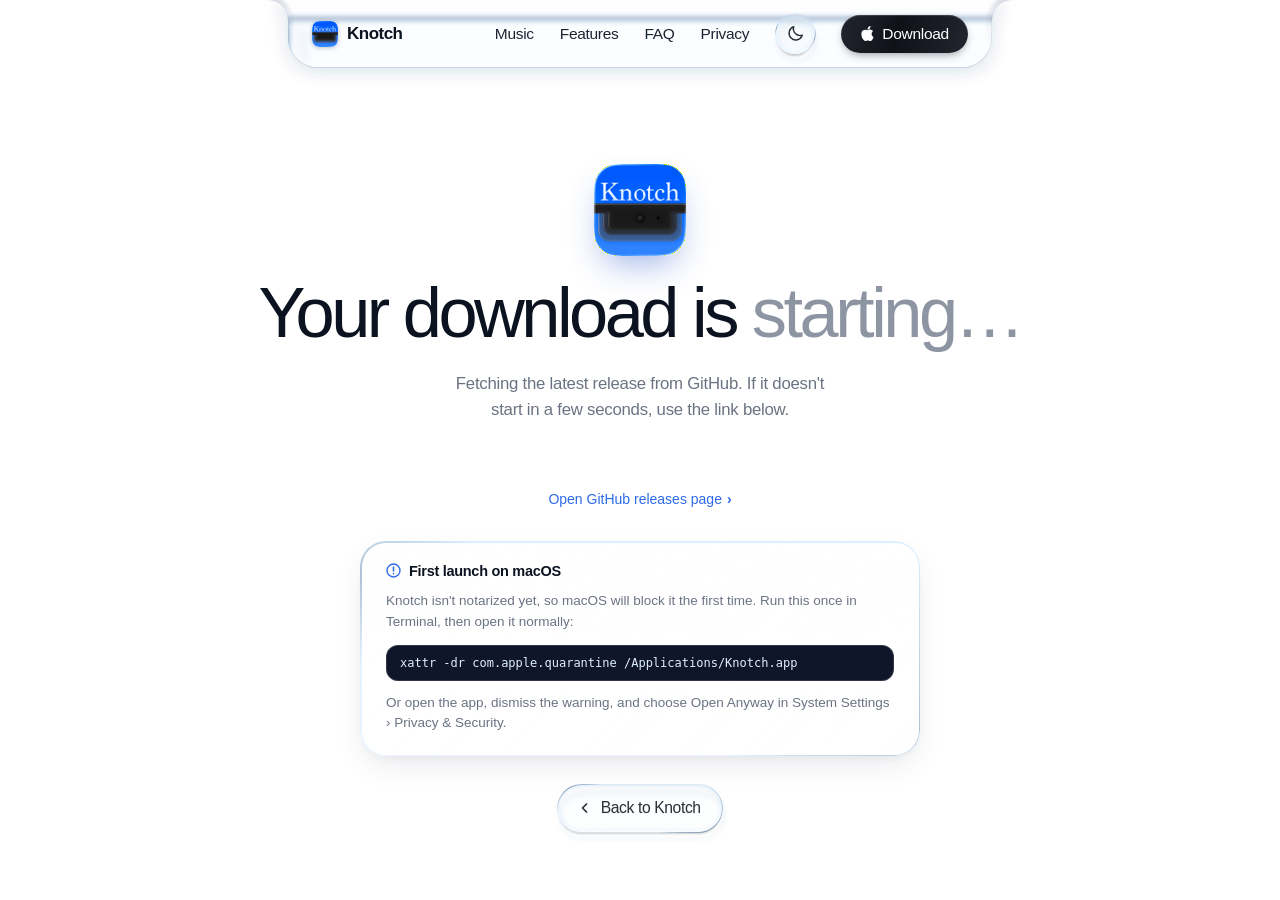
<file: download.html>
<!DOCTYPE html>
<html lang="en">
<head>
<meta charset="UTF-8">
<meta name="viewport" content="width=device-width, initial-scale=1.0">
<title>Downloading Knotch…</title>
<link rel="icon" type="image/svg+xml" href="favicon.svg">
<link rel="apple-touch-icon" href="images/icon.png">
<meta name="description" content="Fetching the latest Knotch release from GitHub.">
<script>(function(){try{var t=localStorage.getItem("knotch-theme");if(t!=="light"&&t!=="dark")t=matchMedia("(prefers-color-scheme: dark)").matches?"dark":"light";document.documentElement.setAttribute("data-theme",t)}catch(e){document.documentElement.setAttribute("data-theme","light")}})()</script>
<link rel="stylesheet" href="styles.css?v=20260928b">
<link rel="stylesheet" href="pages.css?v=20260928b">
</head>
<body class="is-download">

<svg class="lens-defs" width="0" height="0" style="position:absolute" aria-hidden="true" focusable="false"><defs>
<filter id="nav-lens" x="0%" y="0%" width="100%" height="100%" filterUnits="objectBoundingBox" primitiveUnits="userSpaceOnUse" color-interpolation-filters="sRGB">
<feImage href="data:image/svg+xml,%3Csvg%20xmlns%3D%22http%3A%2F%2Fwww.w3.org%2F2000%2Fsvg%22%20width%3D%22704%22%20height%3D%2276%22%3E%3Cdefs%3E%3ClinearGradient%20id%3D%22g%22%20x1%3D%220%22%20y1%3D%220%22%20x2%3D%221%22%20y2%3D%220%22%3E%3Cstop%20offset%3D%220%22%20stop-color%3D%22rgb%280%2C0%2C0%29%22%2F%3E%3Cstop%20offset%3D%220.011%22%20stop-color%3D%22rgb%2864%2C64%2C64%29%22%2F%3E%3Cstop%20offset%3D%220.022%22%20stop-color%3D%22rgb%28104%2C104%2C104%29%22%2F%3E%3Cstop%20offset%3D%220.033%22%20stop-color%3D%22rgb%28123%2C123%2C123%29%22%2F%3E%3Cstop%20offset%3D%220.044%22%20stop-color%3D%22rgb%28128%2C128%2C128%29%22%2F%3E%3Cstop%20offset%3D%220.956%22%20stop-color%3D%22rgb%28128%2C128%2C128%29%22%2F%3E%3Cstop%20offset%3D%220.967%22%20stop-color%3D%22rgb%28133%2C133%2C133%29%22%2F%3E%3Cstop%20offset%3D%220.978%22%20stop-color%3D%22rgb%28152%2C152%2C152%29%22%2F%3E%3Cstop%20offset%3D%220.989%22%20stop-color%3D%22rgb%28192%2C192%2C192%29%22%2F%3E%3Cstop%20offset%3D%221%22%20stop-color%3D%22rgb%28255%2C255%2C255%29%22%2F%3E%3C%2FlinearGradient%3E%3C%2Fdefs%3E%3Crect%20width%3D%22704%22%20height%3D%2276%22%20fill%3D%22url%28%23g%29%22%2F%3E%3C%2Fsvg%3E" x="0%" y="0%" width="100%" height="100%" preserveAspectRatio="none" result="rampX"/>
<feImage href="data:image/svg+xml,%3Csvg%20xmlns%3D%22http%3A%2F%2Fwww.w3.org%2F2000%2Fsvg%22%20width%3D%22704%22%20height%3D%2276%22%3E%3Cdefs%3E%3ClinearGradient%20id%3D%22g%22%20x1%3D%220%22%20y1%3D%220%22%20x2%3D%220%22%20y2%3D%221%22%3E%3Cstop%20offset%3D%220%22%20stop-color%3D%22rgb%28128%2C128%2C128%29%22%2F%3E%3Cstop%20offset%3D%220.1%22%20stop-color%3D%22rgb%28128%2C128%2C128%29%22%2F%3E%3Cstop%20offset%3D%220.325%22%20stop-color%3D%22rgb%28133%2C133%2C133%29%22%2F%3E%3Cstop%20offset%3D%220.55%22%20stop-color%3D%22rgb%28152%2C152%2C152%29%22%2F%3E%3Cstop%20offset%3D%220.775%22%20stop-color%3D%22rgb%28192%2C192%2C192%29%22%2F%3E%3Cstop%20offset%3D%221%22%20stop-color%3D%22rgb%28255%2C255%2C255%29%22%2F%3E%3C%2FlinearGradient%3E%3C%2Fdefs%3E%3Crect%20width%3D%22704%22%20height%3D%2276%22%20fill%3D%22url%28%23g%29%22%2F%3E%3C%2Fsvg%3E" x="0%" y="0%" width="100%" height="100%" preserveAspectRatio="none" result="rampY"/>
<feColorMatrix in="rampX" type="matrix" result="mapX" values="1 0 0 0 0  0 0 0 0 0  0 0 0 0 0  0 0 0 0 1"/>
<feColorMatrix in="rampY" type="matrix" result="mapY" values="0 0 0 0 0  0 1 0 0 0  0 0 0 0 0  0 0 0 0 1"/>
<feComposite in="mapX" in2="mapY" operator="arithmetic" k1="0" k2="1" k3="1" k4="0" result="map"/>
<feDisplacementMap in="SourceGraphic" in2="map" scale="40" xChannelSelector="R" yChannelSelector="G" result="lensR"/>
<feDisplacementMap in="SourceGraphic" in2="map" scale="38" xChannelSelector="R" yChannelSelector="G" result="lensG"/>
<feDisplacementMap in="SourceGraphic" in2="map" scale="36" xChannelSelector="R" yChannelSelector="G" result="lensB"/>
<feColorMatrix in="lensR" type="matrix" result="onlyR" values="1 0 0 0 0  0 0 0 0 0  0 0 0 0 0  0 0 0 1 0"/>
<feColorMatrix in="lensG" type="matrix" result="onlyG" values="0 0 0 0 0  0 1 0 0 0  0 0 0 0 0  0 0 0 1 0"/>
<feColorMatrix in="lensB" type="matrix" result="onlyB" values="0 0 0 0 0  0 0 0 0 0  0 0 1 0 0  0 0 0 1 0"/>
<feBlend in="onlyR" in2="onlyG" mode="lighten" result="lensRG"/>
<feBlend in="lensRG" in2="onlyB" mode="lighten"/>
</filter></defs></svg>
<nav class="nav-root" aria-label="Main">
  <div class="nav-shell">
    <svg class="nav-shadow" aria-hidden="true" preserveAspectRatio="none">
      <defs>
        <filter id="nav-shadow-blur" x="-50%" y="-50%" width="200%" height="200%"><feGaussianBlur stdDeviation="8.5"/></filter>
        <mask id="nav-shadow-mask" maskUnits="userSpaceOnUse"><rect data-field="true" fill="#fff"/><path data-cut="true" fill="#000"/></mask>
      </defs>
      <g mask="url(#nav-shadow-mask)"><path class="nav-shadow-fill" data-shape="true" filter="url(#nav-shadow-blur)" transform="translate(0 3)"/></g>
    </svg>
    <div class="nav-glass" aria-hidden="true"></div>
    <div class="nav-tint" aria-hidden="true"></div>
    <div class="nav-sheen" aria-hidden="true"></div>
    <svg class="nav-rim-svg" aria-hidden="true" preserveAspectRatio="none">
      <defs>
        <linearGradient id="nav-bevel" x1="0" y1="0" x2="0" y2="1">
          <stop offset="0" style="stop-color:var(--nb0)"/><stop offset="0.3" style="stop-color:var(--nb1)"/><stop offset="0.72" style="stop-color:var(--nb2)"/><stop offset="1" style="stop-color:var(--nb3)"/>
        </linearGradient>
        <linearGradient id="nav-rim-grad" x1="0" y1="0" x2="0" y2="1">
          <stop offset="0" style="stop-color:var(--nr0)"/><stop offset="0.45" style="stop-color:var(--nr1)"/><stop offset="0.78" style="stop-color:var(--nr2)"/><stop offset="1" style="stop-color:var(--nr3)"/>
        </linearGradient>
        <filter id="nav-bevel-soft" x="-40%" y="-40%" width="180%" height="180%"><feGaussianBlur stdDeviation="1.6"/></filter>
      </defs>
      <path data-outline="true" fill="none" stroke="url(#nav-bevel)" stroke-width="9" stroke-linejoin="round" filter="url(#nav-bevel-soft)"/>
      <path data-outline="true" fill="none" stroke="url(#nav-rim-grad)" stroke-width="1.25" stroke-linejoin="round"/>
    </svg>
    <div class="nav-content">
      <a class="nav-mark" href="index.html" aria-label="Knotch home">
        <img class="nav-app-icon" src="images/icon.png" alt="" aria-hidden="true">
        Knotch
      </a>
      <div class="nav-links">
        <a href="index.html#music">Music</a>
        <a href="index.html#features">Features</a>
        <a href="faq.html">FAQ</a>
        <a href="privacy.html">Privacy</a>
        <span class="gbtn-wrap"><button class="gbtn is-icon theme-toggle" type="button" aria-label="Switch to dark mode"><span>
          <svg class="i-moon" viewBox="0 0 24 24" fill="none" aria-hidden="true"><path d="M20.5 14.2A8.5 8.5 0 0 1 9.8 3.5a8.5 8.5 0 1 0 10.7 10.7Z" stroke="currentColor" stroke-width="1.8" stroke-linejoin="round"/></svg>
          <svg class="i-sun" viewBox="0 0 24 24" fill="none" aria-hidden="true"><circle cx="12" cy="12" r="4.2" stroke="currentColor" stroke-width="1.8"/><path d="M12 2.5v2.2M12 19.3v2.2M2.5 12h2.2M19.3 12h2.2M5.3 5.3l1.6 1.6M17.1 17.1l1.6 1.6M18.7 5.3l-1.6 1.6M6.9 17.1l-1.6 1.6" stroke="currentColor" stroke-width="1.8" stroke-linecap="round"/></svg>
        </span></button><span class="gbtn-shadow" aria-hidden="true"></span></span>
        <a class="nav-cta" href="index.html#download"><svg class="nav-cta-icon" viewBox="0 0 24 24" width="15" height="15" fill="currentColor" aria-hidden="true"><path d="M12.152 6.896c-.948 0-2.415-1.078-3.96-1.04-2.04.027-3.91 1.183-4.961 3.014-2.117 3.675-.546 9.103 1.519 12.09 1.013 1.454 2.208 3.09 3.792 3.039 1.52-.065 2.09-.987 3.935-.987 1.831 0 2.35.987 3.96.948 1.637-.026 2.676-1.48 3.676-2.948 1.156-1.688 1.636-3.325 1.662-3.415-.039-.013-3.182-1.221-3.22-4.857-.026-3.04 2.48-4.494 2.597-4.559-1.429-2.09-3.623-2.324-4.39-2.376-2-.156-3.675 1.09-4.61 1.09zM15.53 3.83c.843-1.012 1.4-2.427 1.245-3.83-1.207.052-2.662.805-3.532 1.818-.78.896-1.454 2.338-1.273 3.714 1.338.104 2.715-.688 3.559-1.701"/></svg>Download</a>
      </div>
      <button class="nav-burger" id="navBurger" aria-label="Open menu" aria-expanded="false" aria-controls="mobileMenu">
        <span></span><span></span>
      </button>
    </div>
  </div>
</nav>

<div class="mobile-menu" id="mobileMenu">
  <a href="index.html">Overview</a>
  <a href="index.html#features">Features</a>
  <a href="faq.html">FAQ</a>
  <a href="privacy.html">Privacy</a>
  <a href="index.html#download">Download</a>
  <div class="mobile-theme"><span class="gbtn-wrap"><button class="gbtn is-icon theme-toggle" type="button" aria-label="Switch to dark mode"><span>
      <svg class="i-moon" viewBox="0 0 24 24" fill="none" aria-hidden="true"><path d="M20.5 14.2A8.5 8.5 0 0 1 9.8 3.5a8.5 8.5 0 1 0 10.7 10.7Z" stroke="currentColor" stroke-width="1.8" stroke-linejoin="round"/></svg>
      <svg class="i-sun" viewBox="0 0 24 24" fill="none" aria-hidden="true"><circle cx="12" cy="12" r="4.2" stroke="currentColor" stroke-width="1.8"/><path d="M12 2.5v2.2M12 19.3v2.2M2.5 12h2.2M19.3 12h2.2M5.3 5.3l1.6 1.6M17.1 17.1l1.6 1.6M18.7 5.3l-1.6 1.6M6.9 17.1l-1.6 1.6" stroke="currentColor" stroke-width="1.8" stroke-linecap="round"/></svg>
    </span></button><span class="gbtn-shadow" aria-hidden="true"></span></span></div>
</div>


<main class="stage">
  <div class="aurora" aria-hidden="true"><i></i><i></i><i></i></div>

  <img class="app-icon" src="images/icon.png" alt="Knotch app icon" width="84" height="84">

  <h1 class="headline">Your download is <span class="tone">starting…</span></h1>

  <p class="lede">Fetching the latest release from GitHub. If it doesn't start in a few seconds, use the link below.</p>

  <div class="status" id="status">
    <span class="spinner"></span> Finding latest release…
  </div>

  <div class="manual-link" id="manual">
    <a href="#" id="manual-href">Click here to download manually <span class="chev">›</span></a>
  </div>

  <div class="dl-note gpanel">
    <span class="dl-note-title">
      <svg width="15" height="15" viewBox="0 0 15 15" fill="none"><circle cx="7.5" cy="7.5" r="6.5" stroke="#6fa0ff" stroke-width="1.4"/><path d="M7.5 4v4M7.5 10.6v.1" stroke="#6fa0ff" stroke-width="1.6" stroke-linecap="round"/></svg>
      First launch on macOS
    </span>
    <p>Knotch isn't notarized yet, so macOS will block it the first time. Run this once in Terminal, then open it normally:</p>
    <code>xattr -dr com.apple.quarantine /Applications/Knotch.app</code>
    <p>Or open the app, dismiss the warning, and choose Open Anyway in System Settings › Privacy &amp; Security.</p>
  </div>

  <div class="gbtn-wrap"><a class="gbtn is-sm" href="index.html"><span><svg width="12" height="12" viewBox="0 0 12 12" fill="none"><path d="M7.5 2 3.5 6l4 4" stroke="currentColor" stroke-width="1.7" stroke-linecap="round" stroke-linejoin="round"/></svg>
    Back to Knotch</span></a><div class="gbtn-shadow" aria-hidden="true"></div></div>
</main>

<script>
if ("scrollRestoration" in history) history.scrollRestoration = "manual";
window.scrollTo(0, 0);

(async () => {
  const status = document.getElementById('status');
  const manual = document.getElementById('manual');
  const manualHref = document.getElementById('manual-href');

  const setStatus = (msg) => { status.textContent = msg; };
  const fail = (url) => {
    setStatus('');
    manual.style.display = 'block';
    if (url) {
      manualHref.href = url;
      manualHref.innerHTML = 'Click here to download manually <span class="chev">›</span>';
    } else {
      manualHref.href = 'https://github.com/seshyweshyy/Knotch/releases/latest';
      manualHref.innerHTML = 'Open GitHub releases page <span class="chev">›</span>';
    }
  };

  try {
    const res = await fetch(
      'https://api.github.com/repos/seshyweshyy/Knotch/releases/latest',
      { headers: { Accept: 'application/vnd.github+json' } }
    );

    if (!res.ok) throw new Error('GitHub API error');

    const release = await res.json();
    const assets = release.assets || [];

    // Find the first .zip asset (covers any naming convention)
    const zip = assets.find(a => a.name.endsWith('.zip'));

    if (!zip) throw new Error('No zip asset found');

    const url = zip.browser_download_url;
    setStatus(`Downloading ${zip.name}…`);

    // Show manual link immediately as fallback
    manual.style.display = 'block';
    manualHref.href = url;
    manualHref.innerHTML = `Download ${zip.name} manually <span class="chev">›</span>`;

    // Trigger download
    window.location.href = url;

  } catch (e) {
    fail(null);
  }
})();
</script>
<script src="site.js?v=20260928b"></script>
</body>
</html>
</file>
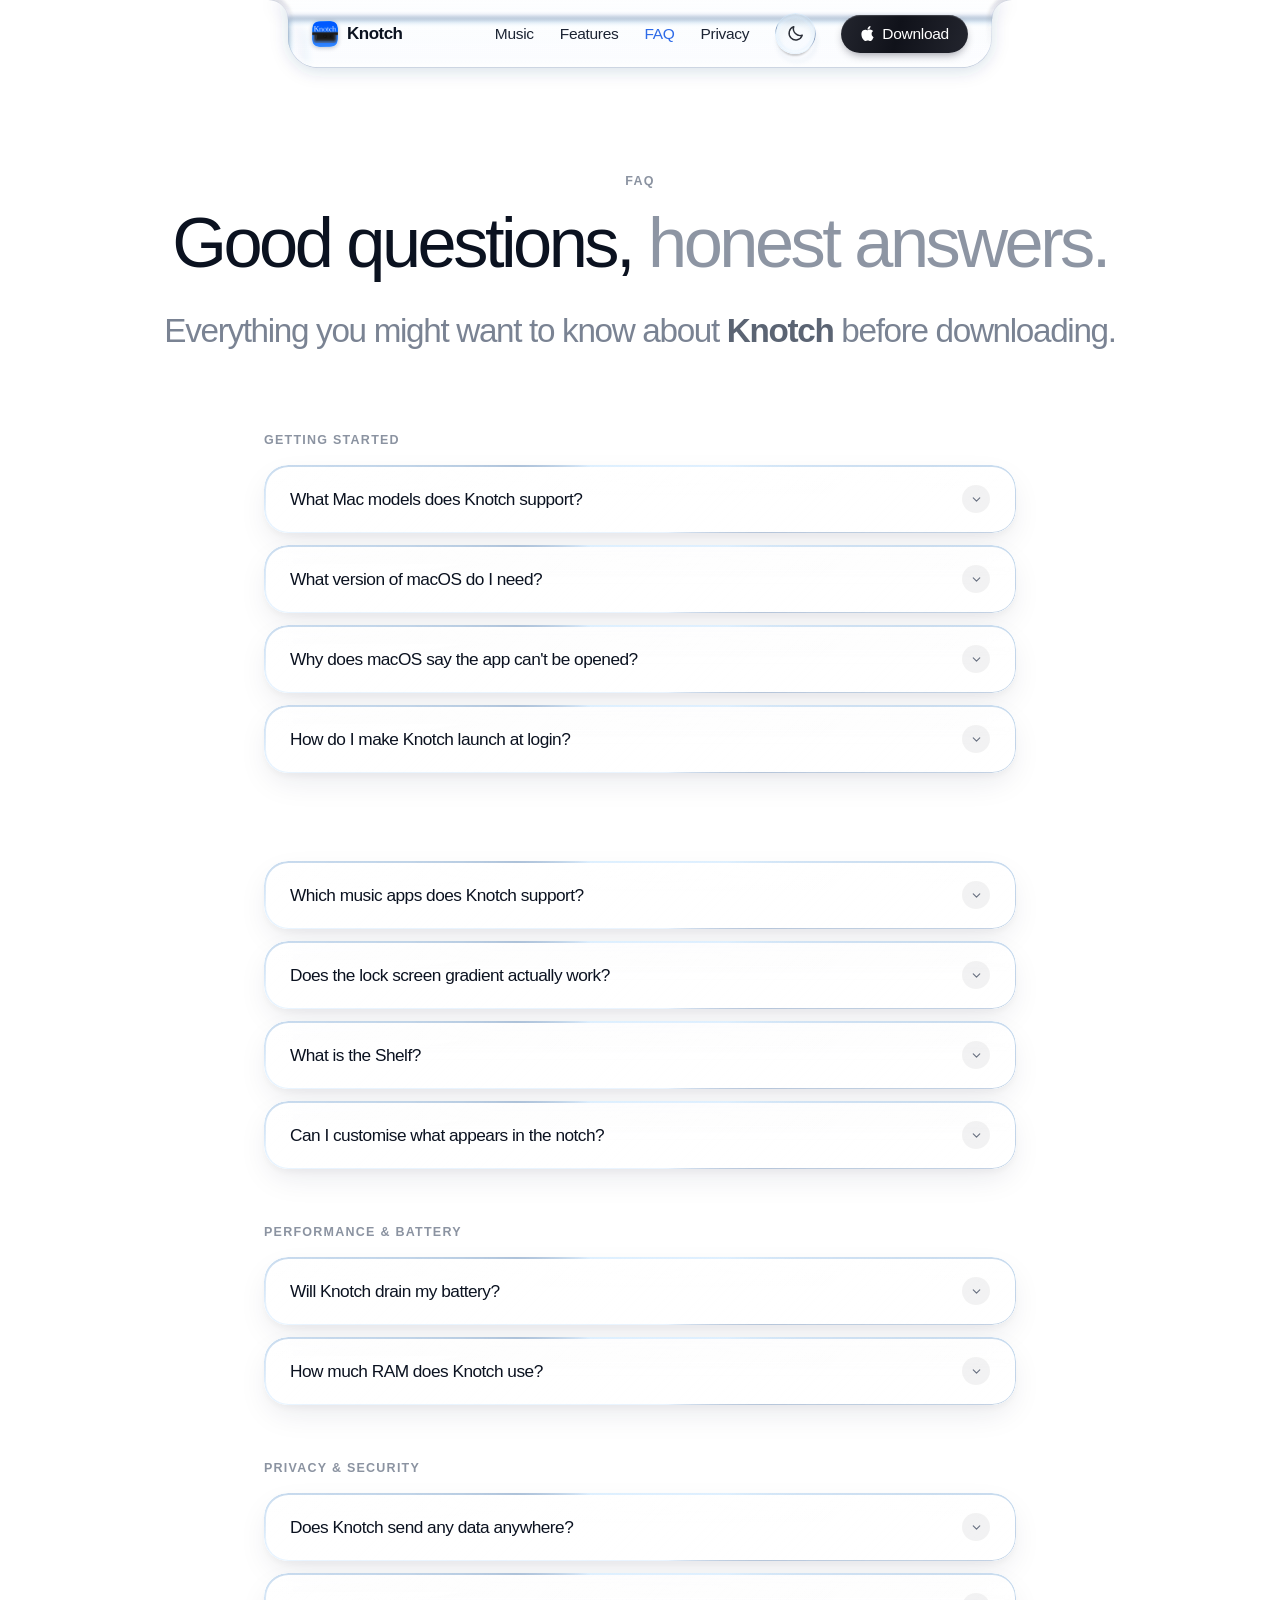
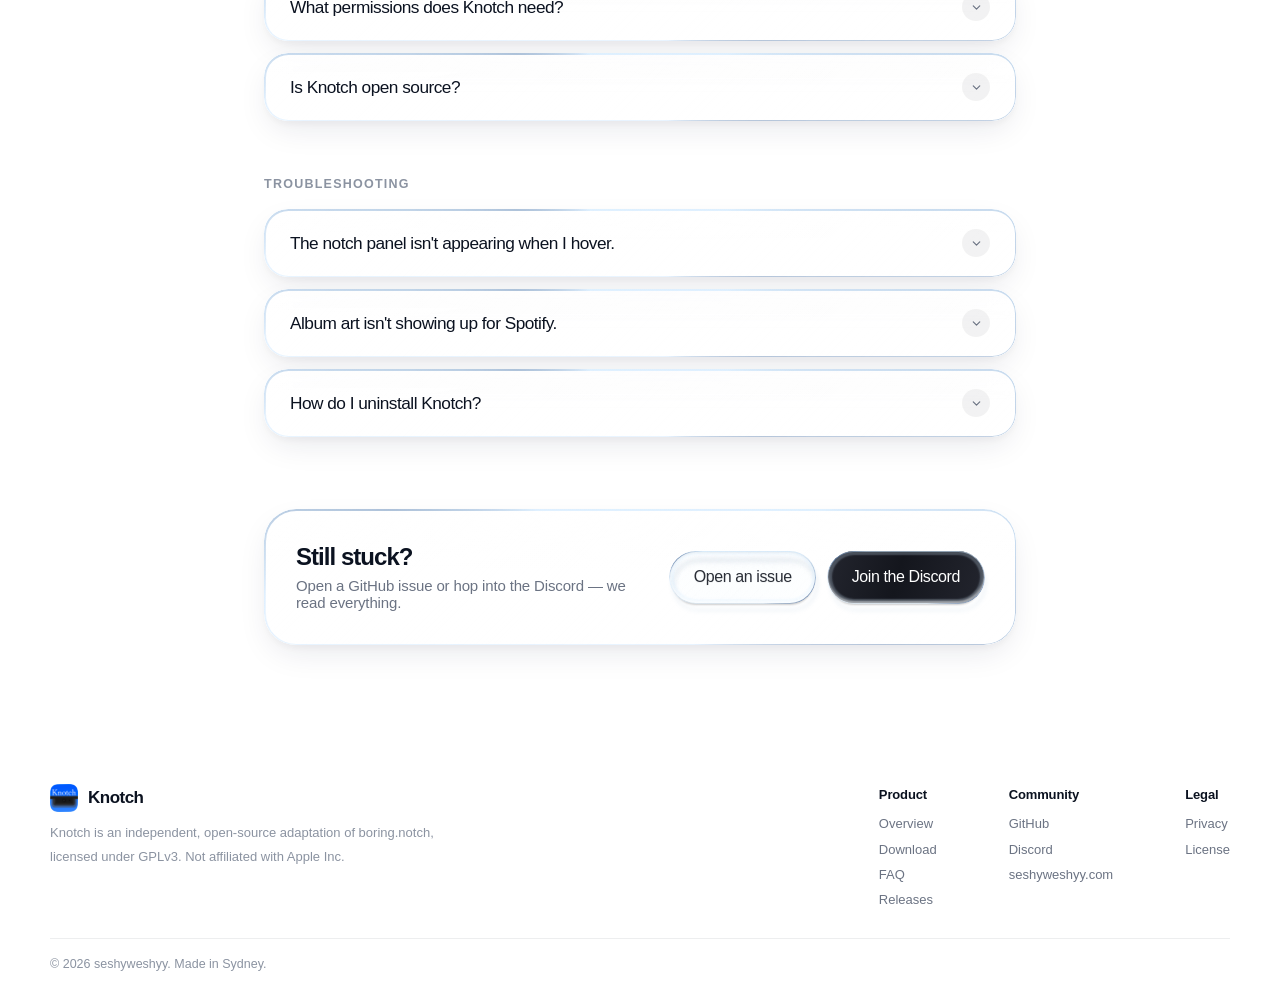
<file: faq.html>
<!DOCTYPE html>
<html lang="en">
<head>
<meta charset="UTF-8">
<meta name="viewport" content="width=device-width, initial-scale=1.0">
<title>FAQ — Knotch</title>
<link rel="icon" type="image/svg+xml" href="favicon.svg">
<link rel="apple-touch-icon" href="images/icon.png">
<meta name="description" content="Everything you might want to know about Knotch before downloading.">
<script>(function(){try{var t=localStorage.getItem("knotch-theme");if(t!=="light"&&t!=="dark")t=matchMedia("(prefers-color-scheme: dark)").matches?"dark":"light";document.documentElement.setAttribute("data-theme",t)}catch(e){document.documentElement.setAttribute("data-theme","light")}})()</script>
<link rel="stylesheet" href="styles.css?v=20260928b">
<link rel="stylesheet" href="pages.css?v=20260928b">
</head>
<body>

<svg class="lens-defs" width="0" height="0" style="position:absolute" aria-hidden="true" focusable="false"><defs>
<filter id="nav-lens" x="0%" y="0%" width="100%" height="100%" filterUnits="objectBoundingBox" primitiveUnits="userSpaceOnUse" color-interpolation-filters="sRGB">
<feImage href="data:image/svg+xml,%3Csvg%20xmlns%3D%22http%3A%2F%2Fwww.w3.org%2F2000%2Fsvg%22%20width%3D%22704%22%20height%3D%2276%22%3E%3Cdefs%3E%3ClinearGradient%20id%3D%22g%22%20x1%3D%220%22%20y1%3D%220%22%20x2%3D%221%22%20y2%3D%220%22%3E%3Cstop%20offset%3D%220%22%20stop-color%3D%22rgb%280%2C0%2C0%29%22%2F%3E%3Cstop%20offset%3D%220.011%22%20stop-color%3D%22rgb%2864%2C64%2C64%29%22%2F%3E%3Cstop%20offset%3D%220.022%22%20stop-color%3D%22rgb%28104%2C104%2C104%29%22%2F%3E%3Cstop%20offset%3D%220.033%22%20stop-color%3D%22rgb%28123%2C123%2C123%29%22%2F%3E%3Cstop%20offset%3D%220.044%22%20stop-color%3D%22rgb%28128%2C128%2C128%29%22%2F%3E%3Cstop%20offset%3D%220.956%22%20stop-color%3D%22rgb%28128%2C128%2C128%29%22%2F%3E%3Cstop%20offset%3D%220.967%22%20stop-color%3D%22rgb%28133%2C133%2C133%29%22%2F%3E%3Cstop%20offset%3D%220.978%22%20stop-color%3D%22rgb%28152%2C152%2C152%29%22%2F%3E%3Cstop%20offset%3D%220.989%22%20stop-color%3D%22rgb%28192%2C192%2C192%29%22%2F%3E%3Cstop%20offset%3D%221%22%20stop-color%3D%22rgb%28255%2C255%2C255%29%22%2F%3E%3C%2FlinearGradient%3E%3C%2Fdefs%3E%3Crect%20width%3D%22704%22%20height%3D%2276%22%20fill%3D%22url%28%23g%29%22%2F%3E%3C%2Fsvg%3E" x="0%" y="0%" width="100%" height="100%" preserveAspectRatio="none" result="rampX"/>
<feImage href="data:image/svg+xml,%3Csvg%20xmlns%3D%22http%3A%2F%2Fwww.w3.org%2F2000%2Fsvg%22%20width%3D%22704%22%20height%3D%2276%22%3E%3Cdefs%3E%3ClinearGradient%20id%3D%22g%22%20x1%3D%220%22%20y1%3D%220%22%20x2%3D%220%22%20y2%3D%221%22%3E%3Cstop%20offset%3D%220%22%20stop-color%3D%22rgb%28128%2C128%2C128%29%22%2F%3E%3Cstop%20offset%3D%220.1%22%20stop-color%3D%22rgb%28128%2C128%2C128%29%22%2F%3E%3Cstop%20offset%3D%220.325%22%20stop-color%3D%22rgb%28133%2C133%2C133%29%22%2F%3E%3Cstop%20offset%3D%220.55%22%20stop-color%3D%22rgb%28152%2C152%2C152%29%22%2F%3E%3Cstop%20offset%3D%220.775%22%20stop-color%3D%22rgb%28192%2C192%2C192%29%22%2F%3E%3Cstop%20offset%3D%221%22%20stop-color%3D%22rgb%28255%2C255%2C255%29%22%2F%3E%3C%2FlinearGradient%3E%3C%2Fdefs%3E%3Crect%20width%3D%22704%22%20height%3D%2276%22%20fill%3D%22url%28%23g%29%22%2F%3E%3C%2Fsvg%3E" x="0%" y="0%" width="100%" height="100%" preserveAspectRatio="none" result="rampY"/>
<feColorMatrix in="rampX" type="matrix" result="mapX" values="1 0 0 0 0  0 0 0 0 0  0 0 0 0 0  0 0 0 0 1"/>
<feColorMatrix in="rampY" type="matrix" result="mapY" values="0 0 0 0 0  0 1 0 0 0  0 0 0 0 0  0 0 0 0 1"/>
<feComposite in="mapX" in2="mapY" operator="arithmetic" k1="0" k2="1" k3="1" k4="0" result="map"/>
<feDisplacementMap in="SourceGraphic" in2="map" scale="40" xChannelSelector="R" yChannelSelector="G" result="lensR"/>
<feDisplacementMap in="SourceGraphic" in2="map" scale="38" xChannelSelector="R" yChannelSelector="G" result="lensG"/>
<feDisplacementMap in="SourceGraphic" in2="map" scale="36" xChannelSelector="R" yChannelSelector="G" result="lensB"/>
<feColorMatrix in="lensR" type="matrix" result="onlyR" values="1 0 0 0 0  0 0 0 0 0  0 0 0 0 0  0 0 0 1 0"/>
<feColorMatrix in="lensG" type="matrix" result="onlyG" values="0 0 0 0 0  0 1 0 0 0  0 0 0 0 0  0 0 0 1 0"/>
<feColorMatrix in="lensB" type="matrix" result="onlyB" values="0 0 0 0 0  0 0 0 0 0  0 0 1 0 0  0 0 0 1 0"/>
<feBlend in="onlyR" in2="onlyG" mode="lighten" result="lensRG"/>
<feBlend in="lensRG" in2="onlyB" mode="lighten"/>
</filter></defs></svg>
<nav class="nav-root" aria-label="Main">
  <div class="nav-shell">
    <svg class="nav-shadow" aria-hidden="true" preserveAspectRatio="none">
      <defs>
        <filter id="nav-shadow-blur" x="-50%" y="-50%" width="200%" height="200%"><feGaussianBlur stdDeviation="8.5"/></filter>
        <mask id="nav-shadow-mask" maskUnits="userSpaceOnUse"><rect data-field="true" fill="#fff"/><path data-cut="true" fill="#000"/></mask>
      </defs>
      <g mask="url(#nav-shadow-mask)"><path class="nav-shadow-fill" data-shape="true" filter="url(#nav-shadow-blur)" transform="translate(0 3)"/></g>
    </svg>
    <div class="nav-glass" aria-hidden="true"></div>
    <div class="nav-tint" aria-hidden="true"></div>
    <div class="nav-sheen" aria-hidden="true"></div>
    <svg class="nav-rim-svg" aria-hidden="true" preserveAspectRatio="none">
      <defs>
        <linearGradient id="nav-bevel" x1="0" y1="0" x2="0" y2="1">
          <stop offset="0" style="stop-color:var(--nb0)"/><stop offset="0.3" style="stop-color:var(--nb1)"/><stop offset="0.72" style="stop-color:var(--nb2)"/><stop offset="1" style="stop-color:var(--nb3)"/>
        </linearGradient>
        <linearGradient id="nav-rim-grad" x1="0" y1="0" x2="0" y2="1">
          <stop offset="0" style="stop-color:var(--nr0)"/><stop offset="0.45" style="stop-color:var(--nr1)"/><stop offset="0.78" style="stop-color:var(--nr2)"/><stop offset="1" style="stop-color:var(--nr3)"/>
        </linearGradient>
        <filter id="nav-bevel-soft" x="-40%" y="-40%" width="180%" height="180%"><feGaussianBlur stdDeviation="1.6"/></filter>
      </defs>
      <path data-outline="true" fill="none" stroke="url(#nav-bevel)" stroke-width="9" stroke-linejoin="round" filter="url(#nav-bevel-soft)"/>
      <path data-outline="true" fill="none" stroke="url(#nav-rim-grad)" stroke-width="1.25" stroke-linejoin="round"/>
    </svg>
    <div class="nav-content">
      <a class="nav-mark" href="index.html" aria-label="Knotch home">
        <img class="nav-app-icon" src="images/icon.png" alt="" aria-hidden="true">
        Knotch
      </a>
      <div class="nav-links">
        <a href="index.html#music">Music</a>
        <a href="index.html#features">Features</a>
        <a href="faq.html" class="current">FAQ</a>
        <a href="privacy.html">Privacy</a>
        <span class="gbtn-wrap"><button class="gbtn is-icon theme-toggle" type="button" aria-label="Switch to dark mode"><span>
          <svg class="i-moon" viewBox="0 0 24 24" fill="none" aria-hidden="true"><path d="M20.5 14.2A8.5 8.5 0 0 1 9.8 3.5a8.5 8.5 0 1 0 10.7 10.7Z" stroke="currentColor" stroke-width="1.8" stroke-linejoin="round"/></svg>
          <svg class="i-sun" viewBox="0 0 24 24" fill="none" aria-hidden="true"><circle cx="12" cy="12" r="4.2" stroke="currentColor" stroke-width="1.8"/><path d="M12 2.5v2.2M12 19.3v2.2M2.5 12h2.2M19.3 12h2.2M5.3 5.3l1.6 1.6M17.1 17.1l1.6 1.6M18.7 5.3l-1.6 1.6M6.9 17.1l-1.6 1.6" stroke="currentColor" stroke-width="1.8" stroke-linecap="round"/></svg>
        </span></button><span class="gbtn-shadow" aria-hidden="true"></span></span>
        <a class="nav-cta" href="index.html#download"><svg class="nav-cta-icon" viewBox="0 0 24 24" width="15" height="15" fill="currentColor" aria-hidden="true"><path d="M12.152 6.896c-.948 0-2.415-1.078-3.96-1.04-2.04.027-3.91 1.183-4.961 3.014-2.117 3.675-.546 9.103 1.519 12.09 1.013 1.454 2.208 3.09 3.792 3.039 1.52-.065 2.09-.987 3.935-.987 1.831 0 2.35.987 3.96.948 1.637-.026 2.676-1.48 3.676-2.948 1.156-1.688 1.636-3.325 1.662-3.415-.039-.013-3.182-1.221-3.22-4.857-.026-3.04 2.48-4.494 2.597-4.559-1.429-2.09-3.623-2.324-4.39-2.376-2-.156-3.675 1.09-4.61 1.09zM15.53 3.83c.843-1.012 1.4-2.427 1.245-3.83-1.207.052-2.662.805-3.532 1.818-.78.896-1.454 2.338-1.273 3.714 1.338.104 2.715-.688 3.559-1.701"/></svg>Download</a>
      </div>
      <button class="nav-burger" id="navBurger" aria-label="Open menu" aria-expanded="false" aria-controls="mobileMenu">
        <span></span><span></span>
      </button>
    </div>
  </div>
</nav>

<div class="mobile-menu" id="mobileMenu">
  <a href="index.html">Overview</a>
  <a href="index.html#features">Features</a>
  <a href="faq.html">FAQ</a>
  <a href="privacy.html">Privacy</a>
  <a href="index.html#download">Download</a>
  <div class="mobile-theme"><span class="gbtn-wrap"><button class="gbtn is-icon theme-toggle" type="button" aria-label="Switch to dark mode"><span>
      <svg class="i-moon" viewBox="0 0 24 24" fill="none" aria-hidden="true"><path d="M20.5 14.2A8.5 8.5 0 0 1 9.8 3.5a8.5 8.5 0 1 0 10.7 10.7Z" stroke="currentColor" stroke-width="1.8" stroke-linejoin="round"/></svg>
      <svg class="i-sun" viewBox="0 0 24 24" fill="none" aria-hidden="true"><circle cx="12" cy="12" r="4.2" stroke="currentColor" stroke-width="1.8"/><path d="M12 2.5v2.2M12 19.3v2.2M2.5 12h2.2M19.3 12h2.2M5.3 5.3l1.6 1.6M17.1 17.1l1.6 1.6M18.7 5.3l-1.6 1.6M6.9 17.1l-1.6 1.6" stroke="currentColor" stroke-width="1.8" stroke-linecap="round"/></svg>
    </span></button><span class="gbtn-shadow" aria-hidden="true"></span></span></div>
</div>

<header class="page-hero">
  <p class="eyebrow rise d1">FAQ</p>
  <h1 class="headline rise d2">Good questions, <span class="tone">honest answers.</span></h1>
  <p class="subhead rise d3">Everything you might want to know about <b>Knotch</b> before downloading.</p>
</header>

<main class="page">

  <p class="eyebrow faq-category reveal">Getting started</p>
  <div class="faq-group">
    <div class="faq-item gpanel reveal">
      <button class="faq-q" aria-expanded="false">
        What Mac models does Knotch support?
        <span class="faq-chev" aria-hidden="true"><svg width="13" height="13" viewBox="0 0 24 24" fill="none" stroke="currentColor" stroke-width="2.2" stroke-linecap="round" stroke-linejoin="round"><path d="m6 9 6 6 6-6"/></svg></span>
      </button>
      <div class="faq-a"><div class="faq-a-clip"><div class="faq-a-inner">
        <p>Knotch is designed for MacBook Pro and MacBook Air models with a physical notch — that means any MacBook Pro from late 2021 onwards, and the M2 MacBook Air and later.</p>
        <p>It will also run on older Macs and external displays without a notch, but the notch-area UI won't appear. The music controls, shelf, and other widgets still work normally.</p>
      </div></div></div>
    </div>

    <div class="faq-item gpanel reveal">
      <button class="faq-q" aria-expanded="false">
        What version of macOS do I need?
        <span class="faq-chev" aria-hidden="true"><svg width="13" height="13" viewBox="0 0 24 24" fill="none" stroke="currentColor" stroke-width="2.2" stroke-linecap="round" stroke-linejoin="round"><path d="m6 9 6 6 6-6"/></svg></span>
      </button>
      <div class="faq-a"><div class="faq-a-clip"><div class="faq-a-inner">
        <p>Knotch requires macOS 15 Sequoia or later.</p>
      </div></div></div>
    </div>

    <div class="faq-item gpanel reveal">
      <button class="faq-q" aria-expanded="false">
        Why does macOS say the app can't be opened?
        <span class="faq-chev" aria-hidden="true"><svg width="13" height="13" viewBox="0 0 24 24" fill="none" stroke="currentColor" stroke-width="2.2" stroke-linecap="round" stroke-linejoin="round"><path d="m6 9 6 6 6-6"/></svg></span>
      </button>
      <div class="faq-a"><div class="faq-a-clip"><div class="faq-a-inner">
        <p>Knotch isn't notarized with Apple (that requires a paid Developer account). macOS Gatekeeper will block it on first launch.</p>
        <p>To open it: right-click <span class="inline-note">Knotch.app</span> → <strong>Open</strong> → click <strong>Open</strong> in the dialog. You only need to do this once — after that it launches normally.</p>
        <p>Alternatively, go to <strong>System Settings → Privacy &amp; Security</strong> and click <strong>Open Anyway</strong> after the first blocked launch attempt.</p>
      </div></div></div>
    </div>

    <div class="faq-item gpanel reveal">
      <button class="faq-q" aria-expanded="false">
        How do I make Knotch launch at login?
        <span class="faq-chev" aria-hidden="true"><svg width="13" height="13" viewBox="0 0 24 24" fill="none" stroke="currentColor" stroke-width="2.2" stroke-linecap="round" stroke-linejoin="round"><path d="m6 9 6 6 6-6"/></svg></span>
      </button>
      <div class="faq-a"><div class="faq-a-clip"><div class="faq-a-inner">
        <p>Open Knotch settings and toggle <strong>Launch at Login</strong>. You can also add it manually via <strong>System Settings → General → Login Items</strong>.</p>
      </div></div></div>
    </div>
  </div>

  <p class="eyebrow faq-category reveal">Features</p>
  <div class="faq-group">
    <div class="faq-item gpanel reveal">
      <button class="faq-q" aria-expanded="false">
        Which music apps does Knotch support?
        <span class="faq-chev" aria-hidden="true"><svg width="13" height="13" viewBox="0 0 24 24" fill="none" stroke="currentColor" stroke-width="2.2" stroke-linecap="round" stroke-linejoin="round"><path d="m6 9 6 6 6-6"/></svg></span>
      </button>
      <div class="faq-a"><div class="faq-a-clip"><div class="faq-a-inner">
        <p>Spotify and Apple Music are fully supported with album art, track info, playback controls, and a progress bar. YouTube Music support is also included.</p>
        <p>Any other app that exposes a <span class="inline-note">Now Playing</span> media session to macOS will show basic track info in the notch, though controls may be limited.</p>
      </div></div></div>
    </div>

    <div class="faq-item gpanel reveal">
      <button class="faq-q" aria-expanded="false">
        Does the lock screen gradient actually work?
        <span class="faq-chev" aria-hidden="true"><svg width="13" height="13" viewBox="0 0 24 24" fill="none" stroke="currentColor" stroke-width="2.2" stroke-linecap="round" stroke-linejoin="round"><path d="m6 9 6 6 6-6"/></svg></span>
      </button>
      <div class="faq-a"><div class="faq-a-clip"><div class="faq-a-inner">
        <p>Yes. When your screen locks, Knotch generates a gradient from the current track's album art and sets it as your desktop wallpaper — which macOS shows behind the lock screen UI. Your original wallpaper is restored the moment you unlock.</p>
        <p>This is the only viable way to render content behind the macOS lock screen without system-level access. It's seamless in practice.</p>
      </div></div></div>
    </div>

    <div class="faq-item gpanel reveal">
      <button class="faq-q" aria-expanded="false">
        What is the Shelf?
        <span class="faq-chev" aria-hidden="true"><svg width="13" height="13" viewBox="0 0 24 24" fill="none" stroke="currentColor" stroke-width="2.2" stroke-linecap="round" stroke-linejoin="round"><path d="m6 9 6 6 6-6"/></svg></span>
      </button>
      <div class="faq-a"><div class="faq-a-clip"><div class="faq-a-inner">
        <p>The Shelf lets you drag files into the notch panel and pick them up later in any app. Think of it as a persistent clipboard for files — useful when moving things between Finder windows or dragging attachments into apps.</p>
      </div></div></div>
    </div>

    <div class="faq-item gpanel reveal">
      <button class="faq-q" aria-expanded="false">
        Can I customise what appears in the notch?
        <span class="faq-chev" aria-hidden="true"><svg width="13" height="13" viewBox="0 0 24 24" fill="none" stroke="currentColor" stroke-width="2.2" stroke-linecap="round" stroke-linejoin="round"><path d="m6 9 6 6 6-6"/></svg></span>
      </button>
      <div class="faq-a"><div class="faq-a-clip"><div class="faq-a-inner">
        <p>Yes — open Knotch settings to toggle individual widgets on or off, choose which panels appear in the expanded view, and adjust behaviour like the lock screen gradient and hover sensitivity.</p>
      </div></div></div>
    </div>
  </div>

  <p class="eyebrow faq-category reveal">Performance &amp; battery</p>
  <div class="faq-group">
    <div class="faq-item gpanel reveal">
      <button class="faq-q" aria-expanded="false">
        Will Knotch drain my battery?
        <span class="faq-chev" aria-hidden="true"><svg width="13" height="13" viewBox="0 0 24 24" fill="none" stroke="currentColor" stroke-width="2.2" stroke-linecap="round" stroke-linejoin="round"><path d="m6 9 6 6 6-6"/></svg></span>
      </button>
      <div class="faq-a"><div class="faq-a-clip"><div class="faq-a-inner">
        <p>Knotch is built in pure Swift with energy usage as a first-class concern. Animations are throttled, album art blurs are cached as static snapshots and only regenerated on track changes, and the app idles at near-zero CPU when the notch is closed.</p>
        <p>It won't show up meaningfully in your battery usage stats.</p>
      </div></div></div>
    </div>

    <div class="faq-item gpanel reveal">
      <button class="faq-q" aria-expanded="false">
        How much RAM does Knotch use?
        <span class="faq-chev" aria-hidden="true"><svg width="13" height="13" viewBox="0 0 24 24" fill="none" stroke="currentColor" stroke-width="2.2" stroke-linecap="round" stroke-linejoin="round"><path d="m6 9 6 6 6-6"/></svg></span>
      </button>
      <div class="faq-a"><div class="faq-a-clip"><div class="faq-a-inner">
        <p>Typically under 80 MB. There's no Electron runtime, no web view, and no background network activity — just a native SwiftUI app doing exactly what you see.</p>
      </div></div></div>
    </div>
  </div>

  <p class="eyebrow faq-category reveal">Privacy &amp; security</p>
  <div class="faq-group">
    <div class="faq-item gpanel reveal">
      <button class="faq-q" aria-expanded="false">
        Does Knotch send any data anywhere?
        <span class="faq-chev" aria-hidden="true"><svg width="13" height="13" viewBox="0 0 24 24" fill="none" stroke="currentColor" stroke-width="2.2" stroke-linecap="round" stroke-linejoin="round"><path d="m6 9 6 6 6-6"/></svg></span>
      </button>
      <div class="faq-a"><div class="faq-a-clip"><div class="faq-a-inner">
        <p>No. Knotch has no servers, no analytics, no crash reporting, and no telemetry of any kind. Everything runs locally on your Mac. See the <a href="privacy.html">Privacy Policy</a> for the full breakdown.</p>
      </div></div></div>
    </div>

    <div class="faq-item gpanel reveal">
      <button class="faq-q" aria-expanded="false">
        What permissions does Knotch need?
        <span class="faq-chev" aria-hidden="true"><svg width="13" height="13" viewBox="0 0 24 24" fill="none" stroke="currentColor" stroke-width="2.2" stroke-linecap="round" stroke-linejoin="round"><path d="m6 9 6 6 6-6"/></svg></span>
      </button>
      <div class="faq-a"><div class="faq-a-clip"><div class="faq-a-inner">
        <p>Knotch may request access to <strong>Calendars and Reminders</strong> (to show today's events and scheduled reminders), <strong>Automation</strong> (to control Spotify and Apple Music via AppleScript), <strong>Camera</strong> (only if you enable the Mirror widget — nothing is ever recorded or stored), <strong>System Audio Recording</strong> (to drive the live waveform visualizer — audio is analyzed in real time, never captured or saved), and <strong>Bluetooth</strong> (to read battery levels of connected accessories like AirPods).</p>
        <p>All of these are optional — decline any of them and the rest of the app works fine.</p>
        <p>No microphone, contacts, location, or any other sensitive permission is ever requested.</p>
      </div></div></div>
    </div>

    <div class="faq-item gpanel reveal">
      <button class="faq-q" aria-expanded="false">
        Is Knotch open source?
        <span class="faq-chev" aria-hidden="true"><svg width="13" height="13" viewBox="0 0 24 24" fill="none" stroke="currentColor" stroke-width="2.2" stroke-linecap="round" stroke-linejoin="round"><path d="m6 9 6 6 6-6"/></svg></span>
      </button>
      <div class="faq-a"><div class="faq-a-clip"><div class="faq-a-inner">
        <p>Yes. The full source code is on <a href="https://github.com/seshyweshyy/Knotch" target="_blank" rel="noopener">GitHub</a>. Every privacy and security claim is verifiable by reading the code.</p>
      </div></div></div>
    </div>
  </div>

  <p class="eyebrow faq-category reveal">Troubleshooting</p>
  <div class="faq-group">
    <div class="faq-item gpanel reveal">
      <button class="faq-q" aria-expanded="false">
        The notch panel isn't appearing when I hover.
        <span class="faq-chev" aria-hidden="true"><svg width="13" height="13" viewBox="0 0 24 24" fill="none" stroke="currentColor" stroke-width="2.2" stroke-linecap="round" stroke-linejoin="round"><path d="m6 9 6 6 6-6"/></svg></span>
      </button>
      <div class="faq-a"><div class="faq-a-clip"><div class="faq-a-inner">
        <p>Make sure Knotch is running (check the menu bar or Activity Monitor). If it is, try quitting and relaunching. On first run, macOS occasionally needs a moment to grant window-level access to the notch area.</p>
        <p>If the issue persists, open Knotch settings and toggle the notch widget off and back on.</p>
      </div></div></div>
    </div>

    <div class="faq-item gpanel reveal">
      <button class="faq-q" aria-expanded="false">
        Album art isn't showing up for Spotify.
        <span class="faq-chev" aria-hidden="true"><svg width="13" height="13" viewBox="0 0 24 24" fill="none" stroke="currentColor" stroke-width="2.2" stroke-linecap="round" stroke-linejoin="round"><path d="m6 9 6 6 6-6"/></svg></span>
      </button>
      <div class="faq-a"><div class="faq-a-clip"><div class="faq-a-inner">
        <p>Knotch reads album art via AppleScript automation from the Spotify desktop app. Make sure you've granted Automation permission in <strong>System Settings → Privacy &amp; Security → Automation</strong> and that Knotch has access to Spotify.</p>
        <p>Spotify must be the desktop app — the web player isn't supported.</p>
      </div></div></div>
    </div>

    <div class="faq-item gpanel reveal">
      <button class="faq-q" aria-expanded="false">
        How do I uninstall Knotch?
        <span class="faq-chev" aria-hidden="true"><svg width="13" height="13" viewBox="0 0 24 24" fill="none" stroke="currentColor" stroke-width="2.2" stroke-linecap="round" stroke-linejoin="round"><path d="m6 9 6 6 6-6"/></svg></span>
      </button>
      <div class="faq-a"><div class="faq-a-clip"><div class="faq-a-inner">
        <p>Quit Knotch, then drag <span class="inline-note">Knotch.app</span> to the Trash. To remove preferences too, run this in Terminal:</p>
        <p><span class="inline-note">defaults delete com.seshyweshyy.Knotch</span></p>
        <p>That's everything — no other files are written outside the app bundle and UserDefaults.</p>
      </div></div></div>
    </div>
  </div>

  <div class="contact-card gpanel reveal">
    <div>
      <h2>Still stuck?</h2>
      <p>Open a GitHub issue or hop into the Discord — we read everything.</p>
    </div>
    <div class="contact-actions">
      <div class="gbtn-wrap"><a class="gbtn" href="https://github.com/seshyweshyy/Knotch/issues" target="_blank" rel="noopener"><span>Open an issue</span></a><div class="gbtn-shadow" aria-hidden="true"></div></div>
      <div class="gbtn-wrap"><a class="gbtn is-dark" href="https://discord.gg/fCj5Bf3cVB" target="_blank" rel="noopener"><span>Join the Discord</span></a><div class="gbtn-shadow" aria-hidden="true"></div></div>
    </div>
  </div>

</main>

<footer>
  <div class="foot-inner">
    <div>
      <div class="foot-brand"><img src="images/icon.png" alt="" aria-hidden="true">Knotch</div>
      <p class="foot-fine">
        Knotch is an independent, open-source adaptation of boring.notch, licensed under GPLv3.
        Not affiliated with Apple Inc.
      </p>
    </div>
    <div class="foot-cols">
      <div class="foot-col">
        <h4>Product</h4>
        <a href="index.html">Overview</a>
        <a href="download.html">Download</a>
        <a href="faq.html">FAQ</a>
        <a href="https://github.com/seshyweshyy/Knotch/releases">Releases</a>
      </div>
      <div class="foot-col">
        <h4>Community</h4>
        <a href="https://github.com/seshyweshyy/Knotch">GitHub</a>
        <a href="https://discord.gg/fCj5Bf3cVB" target="_blank" rel="noopener">Discord</a>
        <a href="https://seshyweshyy.com">seshyweshyy.com</a>
      </div>
      <div class="foot-col">
        <h4>Legal</h4>
        <a href="privacy.html">Privacy</a>
        <a href="https://github.com/seshyweshyy/Knotch/blob/main/LICENSE">License</a>
      </div>
    </div>
  </div>
  <p class="foot-copy">© 2026 seshyweshyy. Made in Sydney.</p>
</footer>

<script src="site.js?v=20260928b"></script>
<script>
document.querySelectorAll(".faq-q").forEach(function (btn) {
  btn.addEventListener("click", function () {
    var item = btn.closest(".faq-item");
    var open = item.classList.toggle("open");
    btn.setAttribute("aria-expanded", open ? "true" : "false");
  });
});
</script>
</body>
</html>
</file>
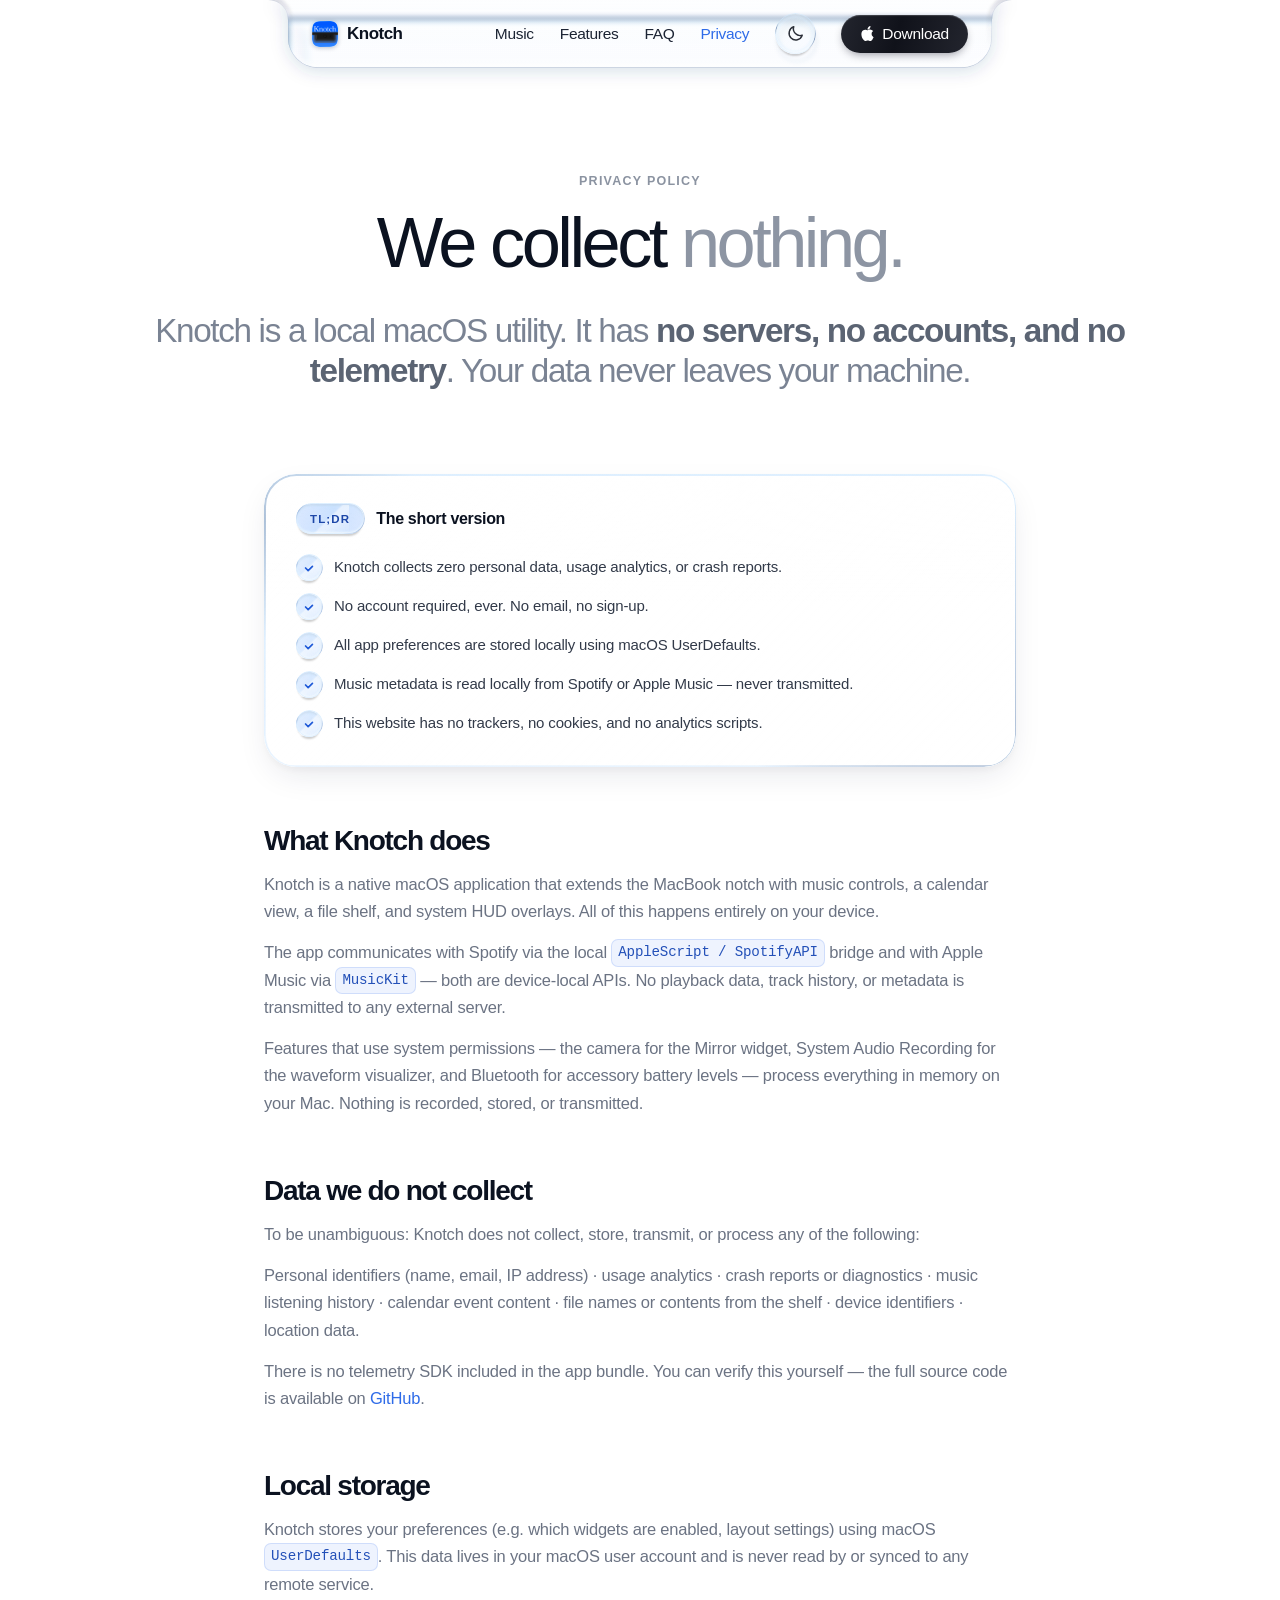
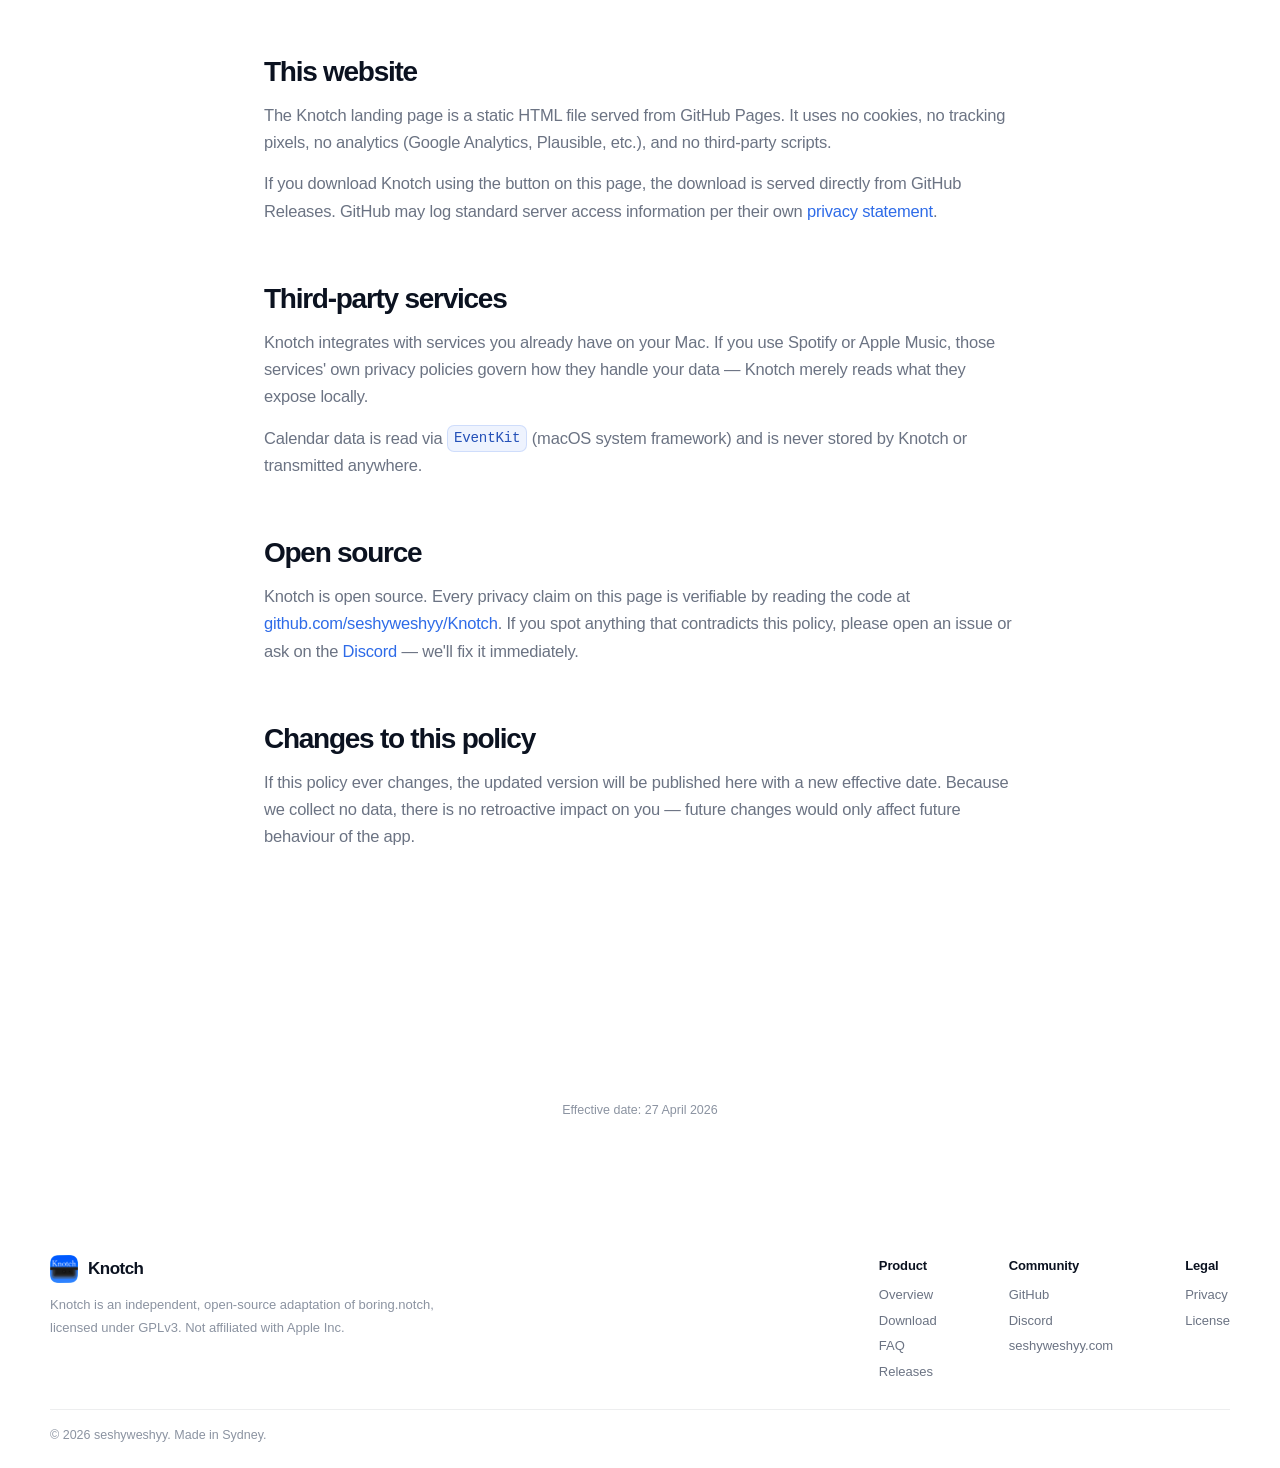
<file: privacy.html>
<!DOCTYPE html>
<html lang="en">
<head>
<meta charset="UTF-8">
<meta name="viewport" content="width=device-width, initial-scale=1.0">
<title>Privacy Policy — Knotch</title>
<link rel="icon" type="image/svg+xml" href="favicon.svg">
<link rel="apple-touch-icon" href="images/icon.png">
<meta name="description" content="Knotch is a local macOS utility. It has no servers, no accounts, and no telemetry. Your data never leaves your machine.">
<script>(function(){try{var t=localStorage.getItem("knotch-theme");if(t!=="light"&&t!=="dark")t=matchMedia("(prefers-color-scheme: dark)").matches?"dark":"light";document.documentElement.setAttribute("data-theme",t)}catch(e){document.documentElement.setAttribute("data-theme","light")}})()</script>
<link rel="stylesheet" href="styles.css?v=20260928b">
<link rel="stylesheet" href="pages.css?v=20260928b">
</head>
<body>

<svg class="lens-defs" width="0" height="0" style="position:absolute" aria-hidden="true" focusable="false"><defs>
<filter id="nav-lens" x="0%" y="0%" width="100%" height="100%" filterUnits="objectBoundingBox" primitiveUnits="userSpaceOnUse" color-interpolation-filters="sRGB">
<feImage href="data:image/svg+xml,%3Csvg%20xmlns%3D%22http%3A%2F%2Fwww.w3.org%2F2000%2Fsvg%22%20width%3D%22704%22%20height%3D%2276%22%3E%3Cdefs%3E%3ClinearGradient%20id%3D%22g%22%20x1%3D%220%22%20y1%3D%220%22%20x2%3D%221%22%20y2%3D%220%22%3E%3Cstop%20offset%3D%220%22%20stop-color%3D%22rgb%280%2C0%2C0%29%22%2F%3E%3Cstop%20offset%3D%220.011%22%20stop-color%3D%22rgb%2864%2C64%2C64%29%22%2F%3E%3Cstop%20offset%3D%220.022%22%20stop-color%3D%22rgb%28104%2C104%2C104%29%22%2F%3E%3Cstop%20offset%3D%220.033%22%20stop-color%3D%22rgb%28123%2C123%2C123%29%22%2F%3E%3Cstop%20offset%3D%220.044%22%20stop-color%3D%22rgb%28128%2C128%2C128%29%22%2F%3E%3Cstop%20offset%3D%220.956%22%20stop-color%3D%22rgb%28128%2C128%2C128%29%22%2F%3E%3Cstop%20offset%3D%220.967%22%20stop-color%3D%22rgb%28133%2C133%2C133%29%22%2F%3E%3Cstop%20offset%3D%220.978%22%20stop-color%3D%22rgb%28152%2C152%2C152%29%22%2F%3E%3Cstop%20offset%3D%220.989%22%20stop-color%3D%22rgb%28192%2C192%2C192%29%22%2F%3E%3Cstop%20offset%3D%221%22%20stop-color%3D%22rgb%28255%2C255%2C255%29%22%2F%3E%3C%2FlinearGradient%3E%3C%2Fdefs%3E%3Crect%20width%3D%22704%22%20height%3D%2276%22%20fill%3D%22url%28%23g%29%22%2F%3E%3C%2Fsvg%3E" x="0%" y="0%" width="100%" height="100%" preserveAspectRatio="none" result="rampX"/>
<feImage href="data:image/svg+xml,%3Csvg%20xmlns%3D%22http%3A%2F%2Fwww.w3.org%2F2000%2Fsvg%22%20width%3D%22704%22%20height%3D%2276%22%3E%3Cdefs%3E%3ClinearGradient%20id%3D%22g%22%20x1%3D%220%22%20y1%3D%220%22%20x2%3D%220%22%20y2%3D%221%22%3E%3Cstop%20offset%3D%220%22%20stop-color%3D%22rgb%28128%2C128%2C128%29%22%2F%3E%3Cstop%20offset%3D%220.1%22%20stop-color%3D%22rgb%28128%2C128%2C128%29%22%2F%3E%3Cstop%20offset%3D%220.325%22%20stop-color%3D%22rgb%28133%2C133%2C133%29%22%2F%3E%3Cstop%20offset%3D%220.55%22%20stop-color%3D%22rgb%28152%2C152%2C152%29%22%2F%3E%3Cstop%20offset%3D%220.775%22%20stop-color%3D%22rgb%28192%2C192%2C192%29%22%2F%3E%3Cstop%20offset%3D%221%22%20stop-color%3D%22rgb%28255%2C255%2C255%29%22%2F%3E%3C%2FlinearGradient%3E%3C%2Fdefs%3E%3Crect%20width%3D%22704%22%20height%3D%2276%22%20fill%3D%22url%28%23g%29%22%2F%3E%3C%2Fsvg%3E" x="0%" y="0%" width="100%" height="100%" preserveAspectRatio="none" result="rampY"/>
<feColorMatrix in="rampX" type="matrix" result="mapX" values="1 0 0 0 0  0 0 0 0 0  0 0 0 0 0  0 0 0 0 1"/>
<feColorMatrix in="rampY" type="matrix" result="mapY" values="0 0 0 0 0  0 1 0 0 0  0 0 0 0 0  0 0 0 0 1"/>
<feComposite in="mapX" in2="mapY" operator="arithmetic" k1="0" k2="1" k3="1" k4="0" result="map"/>
<feDisplacementMap in="SourceGraphic" in2="map" scale="40" xChannelSelector="R" yChannelSelector="G" result="lensR"/>
<feDisplacementMap in="SourceGraphic" in2="map" scale="38" xChannelSelector="R" yChannelSelector="G" result="lensG"/>
<feDisplacementMap in="SourceGraphic" in2="map" scale="36" xChannelSelector="R" yChannelSelector="G" result="lensB"/>
<feColorMatrix in="lensR" type="matrix" result="onlyR" values="1 0 0 0 0  0 0 0 0 0  0 0 0 0 0  0 0 0 1 0"/>
<feColorMatrix in="lensG" type="matrix" result="onlyG" values="0 0 0 0 0  0 1 0 0 0  0 0 0 0 0  0 0 0 1 0"/>
<feColorMatrix in="lensB" type="matrix" result="onlyB" values="0 0 0 0 0  0 0 0 0 0  0 0 1 0 0  0 0 0 1 0"/>
<feBlend in="onlyR" in2="onlyG" mode="lighten" result="lensRG"/>
<feBlend in="lensRG" in2="onlyB" mode="lighten"/>
</filter></defs></svg>
<nav class="nav-root" aria-label="Main">
  <div class="nav-shell">
    <svg class="nav-shadow" aria-hidden="true" preserveAspectRatio="none">
      <defs>
        <filter id="nav-shadow-blur" x="-50%" y="-50%" width="200%" height="200%"><feGaussianBlur stdDeviation="8.5"/></filter>
        <mask id="nav-shadow-mask" maskUnits="userSpaceOnUse"><rect data-field="true" fill="#fff"/><path data-cut="true" fill="#000"/></mask>
      </defs>
      <g mask="url(#nav-shadow-mask)"><path class="nav-shadow-fill" data-shape="true" filter="url(#nav-shadow-blur)" transform="translate(0 3)"/></g>
    </svg>
    <div class="nav-glass" aria-hidden="true"></div>
    <div class="nav-tint" aria-hidden="true"></div>
    <div class="nav-sheen" aria-hidden="true"></div>
    <svg class="nav-rim-svg" aria-hidden="true" preserveAspectRatio="none">
      <defs>
        <linearGradient id="nav-bevel" x1="0" y1="0" x2="0" y2="1">
          <stop offset="0" style="stop-color:var(--nb0)"/><stop offset="0.3" style="stop-color:var(--nb1)"/><stop offset="0.72" style="stop-color:var(--nb2)"/><stop offset="1" style="stop-color:var(--nb3)"/>
        </linearGradient>
        <linearGradient id="nav-rim-grad" x1="0" y1="0" x2="0" y2="1">
          <stop offset="0" style="stop-color:var(--nr0)"/><stop offset="0.45" style="stop-color:var(--nr1)"/><stop offset="0.78" style="stop-color:var(--nr2)"/><stop offset="1" style="stop-color:var(--nr3)"/>
        </linearGradient>
        <filter id="nav-bevel-soft" x="-40%" y="-40%" width="180%" height="180%"><feGaussianBlur stdDeviation="1.6"/></filter>
      </defs>
      <path data-outline="true" fill="none" stroke="url(#nav-bevel)" stroke-width="9" stroke-linejoin="round" filter="url(#nav-bevel-soft)"/>
      <path data-outline="true" fill="none" stroke="url(#nav-rim-grad)" stroke-width="1.25" stroke-linejoin="round"/>
    </svg>
    <div class="nav-content">
      <a class="nav-mark" href="index.html" aria-label="Knotch home">
        <img class="nav-app-icon" src="images/icon.png" alt="" aria-hidden="true">
        Knotch
      </a>
      <div class="nav-links">
        <a href="index.html#music">Music</a>
        <a href="index.html#features">Features</a>
        <a href="faq.html">FAQ</a>
        <a href="privacy.html" class="current">Privacy</a>
        <span class="gbtn-wrap"><button class="gbtn is-icon theme-toggle" type="button" aria-label="Switch to dark mode"><span>
          <svg class="i-moon" viewBox="0 0 24 24" fill="none" aria-hidden="true"><path d="M20.5 14.2A8.5 8.5 0 0 1 9.8 3.5a8.5 8.5 0 1 0 10.7 10.7Z" stroke="currentColor" stroke-width="1.8" stroke-linejoin="round"/></svg>
          <svg class="i-sun" viewBox="0 0 24 24" fill="none" aria-hidden="true"><circle cx="12" cy="12" r="4.2" stroke="currentColor" stroke-width="1.8"/><path d="M12 2.5v2.2M12 19.3v2.2M2.5 12h2.2M19.3 12h2.2M5.3 5.3l1.6 1.6M17.1 17.1l1.6 1.6M18.7 5.3l-1.6 1.6M6.9 17.1l-1.6 1.6" stroke="currentColor" stroke-width="1.8" stroke-linecap="round"/></svg>
        </span></button><span class="gbtn-shadow" aria-hidden="true"></span></span>
        <a class="nav-cta" href="index.html#download"><svg class="nav-cta-icon" viewBox="0 0 24 24" width="15" height="15" fill="currentColor" aria-hidden="true"><path d="M12.152 6.896c-.948 0-2.415-1.078-3.96-1.04-2.04.027-3.91 1.183-4.961 3.014-2.117 3.675-.546 9.103 1.519 12.09 1.013 1.454 2.208 3.09 3.792 3.039 1.52-.065 2.09-.987 3.935-.987 1.831 0 2.35.987 3.96.948 1.637-.026 2.676-1.48 3.676-2.948 1.156-1.688 1.636-3.325 1.662-3.415-.039-.013-3.182-1.221-3.22-4.857-.026-3.04 2.48-4.494 2.597-4.559-1.429-2.09-3.623-2.324-4.39-2.376-2-.156-3.675 1.09-4.61 1.09zM15.53 3.83c.843-1.012 1.4-2.427 1.245-3.83-1.207.052-2.662.805-3.532 1.818-.78.896-1.454 2.338-1.273 3.714 1.338.104 2.715-.688 3.559-1.701"/></svg>Download</a>
      </div>
      <button class="nav-burger" id="navBurger" aria-label="Open menu" aria-expanded="false" aria-controls="mobileMenu">
        <span></span><span></span>
      </button>
    </div>
  </div>
</nav>

<div class="mobile-menu" id="mobileMenu">
  <a href="index.html">Overview</a>
  <a href="index.html#features">Features</a>
  <a href="faq.html">FAQ</a>
  <a href="privacy.html">Privacy</a>
  <a href="index.html#download">Download</a>
  <div class="mobile-theme"><span class="gbtn-wrap"><button class="gbtn is-icon theme-toggle" type="button" aria-label="Switch to dark mode"><span>
      <svg class="i-moon" viewBox="0 0 24 24" fill="none" aria-hidden="true"><path d="M20.5 14.2A8.5 8.5 0 0 1 9.8 3.5a8.5 8.5 0 1 0 10.7 10.7Z" stroke="currentColor" stroke-width="1.8" stroke-linejoin="round"/></svg>
      <svg class="i-sun" viewBox="0 0 24 24" fill="none" aria-hidden="true"><circle cx="12" cy="12" r="4.2" stroke="currentColor" stroke-width="1.8"/><path d="M12 2.5v2.2M12 19.3v2.2M2.5 12h2.2M19.3 12h2.2M5.3 5.3l1.6 1.6M17.1 17.1l1.6 1.6M18.7 5.3l-1.6 1.6M6.9 17.1l-1.6 1.6" stroke="currentColor" stroke-width="1.8" stroke-linecap="round"/></svg>
    </span></button><span class="gbtn-shadow" aria-hidden="true"></span></span></div>
</div>

<header class="page-hero">
  <p class="eyebrow rise d1">Privacy Policy</p>
  <h1 class="headline rise d2">We collect <span class="tone">nothing.</span></h1>
  <p class="subhead rise d3">Knotch is a local macOS utility. It has <b>no servers, no accounts, and no telemetry</b>. Your data never leaves your machine.</p>
</header>

<main class="page">

  <div class="tldr-card gpanel reveal">
    <div class="tldr-header">
      <div class="tldr-badge gstat"><span>TL;DR</span></div>
      <div class="tldr-header-text">The short version</div>
    </div>
    <div class="tldr-items">
      <div class="tldr-item">
        <div class="tldr-check gstat"><span><svg width="11" height="11" viewBox="0 0 14 14" fill="none"><path d="M3 7l3 3 5-5" stroke="#6fa0ff" stroke-width="1.7" stroke-linecap="round" stroke-linejoin="round"/></svg></span></div>
        Knotch collects zero personal data, usage analytics, or crash reports.
      </div>
      <div class="tldr-item">
        <div class="tldr-check gstat"><span><svg width="11" height="11" viewBox="0 0 14 14" fill="none"><path d="M3 7l3 3 5-5" stroke="#6fa0ff" stroke-width="1.7" stroke-linecap="round" stroke-linejoin="round"/></svg></span></div>
        No account required, ever. No email, no sign-up.
      </div>
      <div class="tldr-item">
        <div class="tldr-check gstat"><span><svg width="11" height="11" viewBox="0 0 14 14" fill="none"><path d="M3 7l3 3 5-5" stroke="#6fa0ff" stroke-width="1.7" stroke-linecap="round" stroke-linejoin="round"/></svg></span></div>
        All app preferences are stored locally using macOS UserDefaults.
      </div>
      <div class="tldr-item">
        <div class="tldr-check gstat"><span><svg width="11" height="11" viewBox="0 0 14 14" fill="none"><path d="M3 7l3 3 5-5" stroke="#6fa0ff" stroke-width="1.7" stroke-linecap="round" stroke-linejoin="round"/></svg></span></div>
        Music metadata is read locally from Spotify or Apple Music — never transmitted.
      </div>
      <div class="tldr-item">
        <div class="tldr-check gstat"><span><svg width="11" height="11" viewBox="0 0 14 14" fill="none"><path d="M3 7l3 3 5-5" stroke="#6fa0ff" stroke-width="1.7" stroke-linecap="round" stroke-linejoin="round"/></svg></span></div>
        This website has no trackers, no cookies, and no analytics scripts.
      </div>
    </div>
  </div>

  <div class="policy-section reveal">
    <h2>What Knotch does</h2>
    <p>Knotch is a native macOS application that extends the MacBook notch with music controls, a calendar view, a file shelf, and system HUD overlays. All of this happens entirely on your device.</p>
    <p>The app communicates with Spotify via the local <span class="inline-note">AppleScript / SpotifyAPI</span> bridge and with Apple Music via <span class="inline-note">MusicKit</span> — both are device-local APIs. No playback data, track history, or metadata is transmitted to any external server.</p>
    <p>Features that use system permissions — the camera for the Mirror widget, System Audio Recording for the waveform visualizer, and Bluetooth for accessory battery levels — process everything in memory on your Mac. Nothing is recorded, stored, or transmitted.</p>
  </div>

  <div class="policy-section reveal">
    <h2>Data we do not collect</h2>
    <p>To be unambiguous: Knotch does not collect, store, transmit, or process any of the following:</p>
    <p>Personal identifiers (name, email, IP address) · usage analytics · crash reports or diagnostics · music listening history · calendar event content · file names or contents from the shelf · device identifiers · location data.</p>
    <p>There is no telemetry SDK included in the app bundle. You can verify this yourself — the full source code is available on <a href="https://github.com/seshyweshyy/Knotch" target="_blank" rel="noopener">GitHub</a>.</p>
  </div>

  <div class="policy-section reveal">
    <h2>Local storage</h2>
    <p>Knotch stores your preferences (e.g. which widgets are enabled, layout settings) using macOS <span class="inline-note">UserDefaults</span>. This data lives in your macOS user account and is never read by or synced to any remote service.</p>
  </div>

  <div class="policy-section reveal">
    <h2>This website</h2>
    <p>The Knotch landing page is a static HTML file served from GitHub Pages. It uses no cookies, no tracking pixels, no analytics (Google Analytics, Plausible, etc.), and no third-party scripts.</p>
    <p>If you download Knotch using the button on this page, the download is served directly from GitHub Releases. GitHub may log standard server access information per their own <a href="https://docs.github.com/en/site-policy/privacy-policies/github-general-privacy-statement" target="_blank" rel="noopener">privacy statement</a>.</p>
  </div>

  <div class="policy-section reveal">
    <h2>Third-party services</h2>
    <p>Knotch integrates with services you already have on your Mac. If you use Spotify or Apple Music, those services' own privacy policies govern how they handle your data — Knotch merely reads what they expose locally.</p>
    <p>Calendar data is read via <span class="inline-note">EventKit</span> (macOS system framework) and is never stored by Knotch or transmitted anywhere.</p>
  </div>

  <div class="policy-section reveal">
    <h2>Open source</h2>
    <p>Knotch is open source. Every privacy claim on this page is verifiable by reading the code at <a href="https://github.com/seshyweshyy/Knotch" target="_blank" rel="noopener">github.com/seshyweshyy/Knotch</a>. If you spot anything that contradicts this policy, please open an issue or ask on the <a href="https://discord.gg/fCj5Bf3cVB" target="_blank" rel="noopener">Discord</a> — we'll fix it immediately.</p>
  </div>

  <div class="policy-section reveal">
    <h2>Changes to this policy</h2>
    <p>If this policy ever changes, the updated version will be published here with a new effective date. Because we collect no data, there is no retroactive impact on you — future changes would only affect future behaviour of the app.</p>
  </div>

  <div class="contact-card gpanel reveal">
    <div>
      <h3>Questions?</h3>
      <p>Reach out any time on the Knotch Discord — we read everything.</p>
    </div>
    <div class="gbtn-wrap"><a class="gbtn is-dark" href="https://discord.gg/fCj5Bf3cVB" target="_blank" rel="noopener"><span>Join the Discord</span></a><div class="gbtn-shadow" aria-hidden="true"></div></div>
  </div>

  <p class="policy-date reveal">Effective date: 27 April 2026</p>

</main>

<footer>
  <div class="foot-inner">
    <div>
      <div class="foot-brand"><img src="images/icon.png" alt="" aria-hidden="true">Knotch</div>
      <p class="foot-fine">
        Knotch is an independent, open-source adaptation of boring.notch, licensed under GPLv3.
        Not affiliated with Apple Inc.
      </p>
    </div>
    <div class="foot-cols">
      <div class="foot-col">
        <h4>Product</h4>
        <a href="index.html">Overview</a>
        <a href="download.html">Download</a>
        <a href="faq.html">FAQ</a>
        <a href="https://github.com/seshyweshyy/Knotch/releases">Releases</a>
      </div>
      <div class="foot-col">
        <h4>Community</h4>
        <a href="https://github.com/seshyweshyy/Knotch">GitHub</a>
        <a href="https://discord.gg/fCj5Bf3cVB" target="_blank" rel="noopener">Discord</a>
        <a href="https://seshyweshyy.com">seshyweshyy.com</a>
      </div>
      <div class="foot-col">
        <h4>Legal</h4>
        <a href="privacy.html">Privacy</a>
        <a href="https://github.com/seshyweshyy/Knotch/blob/main/LICENSE">License</a>
      </div>
    </div>
  </div>
  <p class="foot-copy">© 2026 seshyweshyy. Made in Sydney.</p>
</footer>

<script src="site.js?v=20260928b"></script>
</body>
</html>
</file>
<file: styles.css>
/* ================================================================
   KNOTCH — light "liquid glass" site
   Shared by every page. Sections:
     1. Tokens & base      5. Glass components (button, key, badge,
     2. Type                  panel, chip)
     3. Nav (notch bar)    6. Layout: hero, showcase, sections, footer
     4. Mobile menu        7. Page-specific widgets & motion prefs
   ================================================================ */

@property --a1 { syntax: "<angle>"; inherits: false; initial-value: -75deg; }
@property --a2 { syntax: "<angle>"; inherits: false; initial-value: -45deg; }
@property --pa { syntax: "<angle>"; inherits: false; initial-value: -75deg; }
@property --liq { syntax: "<angle>"; inherits: false; initial-value: -75deg; }

/* ---------- 1. Tokens & base ---------- */

:root {
  --ink: #0b1220;
  --dim: #8d95a3;
  --ink-2: #323a49;
  --mute: #6b7383;
  --faint: #8b93a1;
  --canvas: #ffffff;
  --blue: #2e6be8;
  --blue-bright: #3380ff;
  --blue-soft: #6fa0ff;
  --edge: rgba(200, 230, 255, 0.35);
  --nav-tint-a: rgba(246, 249, 255, 0.4);
  --nav-tint-b: rgba(240, 245, 255, 0.26);
  --nav-sheen-a: rgba(255, 255, 255, 0.55);
  --nav-sheen-b: rgba(255, 255, 255, 0.1);
  --nav-shadow-c: rgba(0, 58, 116, 0.16);
  --nb0: rgba(11, 26, 51, 0.13); --nb1: rgba(11, 26, 51, 0.03); --nb2: rgba(255, 255, 255, 0.07); --nb3: rgba(255, 255, 255, 0.6);
  --nr0: rgba(143, 169, 200, 0.16); --nr1: rgba(110, 140, 178, 0.2); --nr2: rgba(74, 106, 156, 0.28); --nr3: rgba(61, 92, 140, 0.34);
  --ease-out: cubic-bezier(0.25, 1, 0.5, 1);
  --ease-spring: cubic-bezier(0.175, 0.885, 0.32, 1.35);
  --sans: -apple-system, BlinkMacSystemFont, "SF Pro Display", "SF Pro Text", "Helvetica Neue", Helvetica, Arial, sans-serif;
  --mono: ui-monospace, "SF Mono", SFMono-Regular, Menlo, monospace;
}

* { margin: 0; padding: 0; box-sizing: border-box; }

html { scroll-behavior: smooth; -webkit-text-size-adjust: 100%; }

body {
  background: var(--canvas);
  color: var(--ink);
  font-family: var(--sans);
  -webkit-font-smoothing: antialiased;
  text-rendering: optimizeLegibility;
  overflow-x: clip;
  position: relative;
  padding: 14px 18px 26px;
}

::selection { background: rgba(51, 128, 255, 0.28); }

img { max-width: 100%; }

a:focus-visible, button:focus-visible {
  outline: 2px solid rgba(46, 107, 232, 0.75);
  outline-offset: 3px;
}

/* ---------- 2. Type ---------- */

.display {
  font-size: clamp(2.6rem, 8vw, 6.4rem);
  line-height: 1.02;
  font-weight: 500;
  letter-spacing: -0.055em;
}

.headline {
  font-size: clamp(2.1rem, 5.6vw, 4.4rem);
  line-height: 1.06;
  font-weight: 500;
  letter-spacing: -0.05em;
}

.subhead {
  font-size: clamp(1.15rem, 2.6vw, 2.1rem);
  line-height: 1.22;
  font-weight: 400;
  letter-spacing: -0.04em;
  color: #7a8393;
}
.subhead b, .subhead strong { color: #5b6473; font-weight: 600; }

.lead {
  font-size: clamp(1rem, 1.7vw, 1.2rem);
  line-height: 1.5;
  letter-spacing: -0.015em;
  color: var(--mute);
}

.eyebrow {
  font-size: 12.5px;
  font-weight: 600;
  letter-spacing: 0.1em;
  text-transform: uppercase;
  color: var(--faint);
}

.tone { color: #8d95a3; }
.grad-text {
  background: linear-gradient(96deg, #4c8dff 0%, #2e6be8 55%, #1e4fc0 100%);
  -webkit-background-clip: text;
  background-clip: text;
  color: transparent;
}

/* ---------- 3. Nav: a bar that hangs from the top like the notch ---------- */

.nav-root {
  position: fixed;
  top: 0; left: 0; right: 0;
  z-index: 130;
  padding-top: env(safe-area-inset-top);
  pointer-events: none;
}

.nav-shell {
  --ear: 20px;
  --nav-r: 30px;
  position: relative;
  width: min(44rem, calc(100% - 2 * var(--ear) - 24px));
  margin-inline: auto;
  pointer-events: auto;
}

/* One notch-shaped outline (bar + concave ears) drives every layer.
   site.js measures the bar and writes it to --nav-clip as a path(), and into
   the SVG rim/shadow, so glass, tint, sheen, rim and shadow all share the
   exact same silhouette. Fallback below is a plain rounded bar. */
.nav-glass, .nav-tint, .nav-sheen, .nav-rim-svg, .nav-shadow {
  position: absolute;
  top: 0; bottom: 0;
  left: calc(-1 * var(--ear));
  right: calc(-1 * var(--ear));
  pointer-events: none;
}
.nav-glass, .nav-tint, .nav-sheen, .nav-rim-svg {
  -webkit-clip-path: var(--nav-clip, inset(0 var(--ear) 0 var(--ear) round 0 0 var(--nav-r) var(--nav-r)));
  clip-path: var(--nav-clip, inset(0 var(--ear) 0 var(--ear) round 0 0 var(--nav-r) var(--nav-r)));
}
.nav-rim-svg, .nav-shadow { width: auto; height: 100%; overflow: visible; }

/* refraction layer (Chromium bends the backdrop through #nav-lens) */
.nav-glass {
  -webkit-backdrop-filter: blur(3px) saturate(180%);
  backdrop-filter: blur(3px) saturate(180%);
  filter: url(#nav-lens);
  -webkit-mask-image: var(--nav-mask, none);
  mask-image: var(--nav-mask, none);
  -webkit-mask-size: 100% 100%;
  mask-size: 100% 100%;
  -webkit-mask-repeat: no-repeat;
  mask-repeat: no-repeat;
}
.nav-tint  { background: linear-gradient(var(--nav-tint-a), var(--nav-tint-b)); }
.nav-sheen {
  background: linear-gradient(var(--nav-sheen-a), var(--nav-sheen-b) 50%, transparent);
}
.nav-shadow-fill { fill: var(--nav-shadow-c); }

.nav-content {
  position: relative;
  z-index: 2;
  display: flex;
  align-items: center;
  justify-content: space-between;
  gap: 18px;
  padding: 0.85rem 1.5rem 0.9rem;
}

.nav-mark {
  display: flex;
  align-items: center;
  gap: 9px;
  color: var(--ink);
  text-decoration: none;
  font-size: 17px;
  font-weight: 600;
  letter-spacing: -0.03em;
  transition: opacity 0.25s var(--ease-out);
}
.nav-mark:hover { opacity: 0.7; }
.nav-app-icon {
  width: 26px; height: 26px;
  border-radius: 7px;
  box-shadow: 0 1px 4px rgba(0, 20, 60, 0.25);
}

.nav-links { display: flex; align-items: center; gap: 26px; }
.nav-links a {
  color: #1c2434;
  text-decoration: none;
  font-size: 15.5px;
  font-weight: 500;
  letter-spacing: -0.02em;
  transition: color 0.2s, opacity 0.2s;
}
.nav-links a:not(.nav-cta):hover { color: var(--blue); }
.nav-links a.current { color: var(--blue); }

.gbtn.is-icon { width: 40px; height: 40px; min-width: 0; padding: 0; border: 0; font: inherit; }
.gbtn.is-icon > span { padding: 0; }
.theme-toggle svg { display: block; width: 19px; height: 19px; }
.theme-toggle .i-sun { display: none; }
:root[data-theme="dark"] .theme-toggle .i-sun { display: block; }
:root[data-theme="dark"] .theme-toggle .i-moon { display: none; }
.nav-links .gbtn-wrap { display: inline-flex; }
.mobile-theme { margin-top: 26px; opacity: 0; transition: opacity 0.5s var(--ease-out) 0.36s; }
body.menu-open .mobile-theme { opacity: 1; }
.mobile-theme .gbtn { min-width: 0; }
@media (max-width: 700px) { .nav-links .gbtn-wrap { display: none; } }
@media (min-width: 701px) { .mobile-theme { display: none; } }

.nav-cta {
  display: inline-flex;
  align-items: center;
  gap: 7px;
  color: #fff !important;
  background: linear-gradient(-75deg, #23252e, #10121a 55%, #23252e);
  padding: 0.62rem 1.2rem;
  border-radius: 999px;
  box-shadow: inset 0 1px 1px rgba(255, 255, 255, 0.18), 0 4px 10px -3px rgba(10, 14, 30, 0.45);
  transition: transform 0.35s var(--ease-out);
}
.nav-cta:hover { transform: scale(0.96); }
.nav-cta-icon { display: block; flex-shrink: 0; margin-top: -1px; }

.nav-burger {
  display: none;
  border: none;
  background: transparent;
  cursor: pointer;
  width: 40px; height: 40px;
  margin-right: -8px;
  position: relative;
  flex-shrink: 0;
}
.nav-burger span {
  position: absolute; left: 11px; right: 11px;
  height: 1.6px;
  border-radius: 2px;
  background: var(--ink);
  transition: transform 0.45s var(--ease-out), top 0.45s var(--ease-out);
}
.nav-burger span:nth-child(1) { top: 16.5px; }
.nav-burger span:nth-child(2) { top: 23.5px; }
body.menu-open .nav-burger span:nth-child(1) { top: 20px; transform: rotate(45deg); }
body.menu-open .nav-burger span:nth-child(2) { top: 20px; transform: rotate(-45deg); }

@media (max-width: 700px) {
  .nav-links a:not(.nav-cta) { display: none; }
  .nav-burger { display: block; }
  .nav-links { margin-left: auto; }
  .nav-content { padding-inline: 1.1rem 1rem; }
}

/* Safari & Firefox can't bend the backdrop — fall back to a plain frost */
@supports (-webkit-hyphens: none) {
  .nav-glass {
    -webkit-backdrop-filter: blur(20px) saturate(180%);
    backdrop-filter: blur(20px) saturate(180%);
    filter: none;
  }
}

/* ---------- 4. Mobile menu ---------- */

.mobile-menu {
  position: fixed;
  inset: 0;
  z-index: 120;
  background: rgba(244, 248, 255, 0.78);
  -webkit-backdrop-filter: saturate(180%) blur(26px);
  backdrop-filter: saturate(180%) blur(26px);
  padding: 104px 9vw 40px;
  display: flex;
  flex-direction: column;
  opacity: 0;
  visibility: hidden;
  transition: opacity 0.45s var(--ease-out), visibility 0s linear 0.45s;
}
body.menu-open .mobile-menu {
  opacity: 1;
  visibility: visible;
  transition: opacity 0.45s var(--ease-out), visibility 0s;
}
.mobile-menu a {
  font-size: 30px;
  font-weight: 500;
  letter-spacing: -0.04em;
  color: var(--ink);
  text-decoration: none;
  padding: 14px 0;
  border-bottom: 1px solid rgba(11, 18, 32, 0.08);
  opacity: 0;
  transform: translateY(16px);
  transition: opacity 0.5s var(--ease-out), transform 0.5s var(--ease-out);
}
body.menu-open .mobile-menu a { opacity: 1; transform: none; }
body.menu-open .mobile-menu a:nth-child(1) { transition-delay: 0.06s; }
body.menu-open .mobile-menu a:nth-child(2) { transition-delay: 0.11s; }
body.menu-open .mobile-menu a:nth-child(3) { transition-delay: 0.16s; }
body.menu-open .mobile-menu a:nth-child(4) { transition-delay: 0.21s; }
body.menu-open .mobile-menu a:nth-child(5) { transition-delay: 0.26s; }
body.menu-open .mobile-menu a:nth-child(6) { transition-delay: 0.31s; }
body.menu-open { overflow: hidden; }
@media (min-width: 701px) { .mobile-menu { display: none; } }

/* ---------- 5. Glass components ---------- */

/* 5a. Button — a lit glass pill.
   Layers: body (blur + soft gradient + inset rims) · ::after conic border
   that rotates on hover · span::after diagonal specular sweep · blurred
   shadow sibling that tightens on press/hover. */

.gbtn-wrap {
  position: relative;
  display: inline-block;
  border-radius: 999px;
  max-width: 100%;
  transition: transform 0.4s var(--ease-out);
}

.gbtn {
  --bw: clamp(1px, 0.0625em, 4px);
  --a1: -75deg;
  --a2: -45deg;
  position: relative;
  z-index: 3;
  display: flex;
  align-items: center;
  justify-content: center;
  height: 64px;
  min-width: 220px;
  max-width: 100%;
  border-radius: 999px;
  color: #2b2f38;
  text-decoration: none;
  cursor: pointer;
  -webkit-tap-highlight-color: transparent;
  -webkit-backdrop-filter: blur(2px);
  backdrop-filter: blur(2px);
  background: linear-gradient(-75deg, rgba(230, 245, 255, 0.08), rgba(240, 250, 255, 0.2), rgba(230, 245, 255, 0.08));
  box-shadow:
    inset 0 2px 2px rgba(0, 0, 0, 0.05),
    inset 0 -2px 2px rgba(255, 255, 255, 0.5),
    0 4px 2px -2px rgba(0, 0, 0, 0.2),
    inset 0 0 1.6px 4px rgba(210, 235, 255, 0.25);
  transition: all 0.4s var(--ease-out);
}
.gbtn:hover {
  --a1: -125deg;
  --a2: 135deg;
  -webkit-backdrop-filter: blur(0.2px);
  backdrop-filter: blur(0.2px);
  transform: scale(0.975);
  box-shadow:
    inset 0 2px 2px rgba(0, 0, 0, 0.05),
    inset 0 -2px 2px rgba(255, 255, 255, 0.5),
    0 2.4px 0.8px -1.6px rgba(0, 0, 0, 0.25),
    inset 0 0 0.8px 1.6px rgba(255, 255, 255, 0.5);
}
.gbtn:active { transform: scale(0.94); transition-duration: 0.12s; }

/* rotating conic rim */
.gbtn::after,
.gkey::after {
  content: "";
  position: absolute;
  inset: calc(var(--bw) / -2);
  z-index: 1;
  padding: var(--bw);
  border-radius: inherit;
  pointer-events: none;
  background:
    conic-gradient(from var(--a1) at 50% 50%,
      rgba(20, 60, 120, 0.5), rgba(150, 200, 255, 0.1) 5% 40%,
      rgba(20, 60, 120, 0.5) 50%, rgba(150, 200, 255, 0.1) 60% 95%,
      rgba(20, 60, 120, 0.5)),
    linear-gradient(180deg, rgba(220, 240, 255, 0.5), rgba(240, 250, 255, 0.5));
  -webkit-mask: linear-gradient(#000 0 0) content-box, linear-gradient(#000 0 0);
  -webkit-mask-composite: xor;
  mask: linear-gradient(#000 0 0) content-box exclude, linear-gradient(#000 0 0);
  mask-composite: exclude;
  transition: all 0.4s var(--ease-out), --a1 0.5s;
}

.gbtn > span {
  position: relative;
  display: flex;
  align-items: center;
  justify-content: center;
  gap: 0.6em;
  width: 100%;
  height: 100%;
  padding-inline: 1.9em;
  font-size: 1.125rem;
  font-weight: 500;
  letter-spacing: -0.025em;
  white-space: nowrap;
  text-shadow: 0 0.05em 0.05em rgba(0, 0, 0, 0.05);
  user-select: none;
  -webkit-user-select: none;
}
/* specular sweep */
.gbtn > span::after,
.gkey > span::after {
  content: "";
  position: absolute;
  inset: var(--bw);
  z-index: 3;
  border-radius: 999px;
  pointer-events: none;
  mix-blend-mode: screen;
  background: linear-gradient(var(--a2), transparent 0, rgba(255, 255, 255, 0.5) 40% 50%, transparent 55%);
  background-size: 200% 200%;
  background-position: 0 0;
  background-repeat: no-repeat;
  transition: background-position 0.5s var(--ease-out), --a2 0.5s var(--ease-out);
}
.gbtn:hover > span::after,
.gkey:hover > span::after { background-position: 30% 30%; }

/* blurred contact shadow */
.gbtn-shadow, .gkey-shadow {
  --cut: 2em;
  position: absolute;
  z-index: 0;
  left: calc(var(--cut) / -2); top: calc(var(--cut) / -2);
  width: calc(100% + var(--cut));
  height: calc(100% + var(--cut));
  filter: blur(clamp(2px, 0.125em, 12px));
  pointer-events: none;
  transition: filter 0.4s var(--ease-out);
}
.gbtn-shadow::after, .gkey-shadow::after {
  content: "";
  position: absolute;
  left: calc(var(--cut) - 0.875em);
  top: calc(var(--cut) - 0.5em);
  width: calc(100% - var(--cut) - 0.25em);
  height: calc(100% - var(--cut) - 0.25em);
  border-radius: inherit;
  padding: 0.125em;
  background: linear-gradient(rgba(0, 50, 100, 0.15), rgba(0, 80, 150, 0.08));
  /* ring only: keeps the shadow out from behind the translucent button body */
  -webkit-mask: linear-gradient(#000 0 0) content-box, linear-gradient(#000 0 0);
  -webkit-mask-composite: xor;
  mask: linear-gradient(#000 0 0) content-box exclude, linear-gradient(#000 0 0);
  mask-composite: exclude;
  transition: top 0.4s var(--ease-out);
}
.gbtn-shadow { border-radius: 999px; }
.gbtn-wrap:hover .gbtn-shadow { filter: blur(clamp(2px, 0.0625em, 6px)); }
.gbtn-wrap:hover .gbtn-shadow::after { top: calc(var(--cut) - 0.875em); }

/* variants */
.gbtn.is-dark {
  color: #fff;
  background: linear-gradient(-75deg, #23252e, #14161d 55%, #23252e);
}
.gbtn.is-dark > span { text-shadow: none; }

.gbtn.is-onblue {
  color: #fff;
  background: linear-gradient(-75deg, rgba(255, 255, 255, 0.14), rgba(255, 255, 255, 0.3), rgba(255, 255, 255, 0.14));
  box-shadow:
    inset 0 2px 2px rgba(0, 20, 60, 0.1),
    inset 0 -2px 2px rgba(255, 255, 255, 0.35),
    0 6px 4px -3px rgba(0, 20, 70, 0.35),
    inset 0 0 2px 4px rgba(255, 255, 255, 0.18);
}
.gbtn.is-onblue > span { text-shadow: 0 1px 6px rgba(0, 30, 90, 0.35); }
.gbtn.is-onblue::after {
  background:
    conic-gradient(from var(--a1) at 50% 50%,
      rgba(255, 255, 255, 0.75), rgba(255, 255, 255, 0.12) 5% 40%,
      rgba(255, 255, 255, 0.75) 50%, rgba(255, 255, 255, 0.12) 60% 95%,
      rgba(255, 255, 255, 0.75)),
    linear-gradient(180deg, rgba(255, 255, 255, 0.5), rgba(255, 255, 255, 0.3));
}
.gbtn-wrap.on-blue .gbtn-shadow::after { background: linear-gradient(rgba(0, 20, 80, 0.3), rgba(0, 20, 80, 0.12)); }

.gbtn.is-sm { height: 48px; min-width: 0; }
.gbtn.is-sm > span { font-size: 0.98rem; padding-inline: 1.4em; }

/* 5b. Key — the same recipe on a squircle tile, sits inline in headlines */

.gkey-wrap {
  position: relative;
  display: inline-block;
  vertical-align: middle;
  border-radius: 24%;
  margin-inline: 0.05em;
  transition: transform 0.4s var(--ease-out);
}
.gkey {
  --bw: 1px;
  --a1: -75deg;
  --a2: -45deg;
  position: relative;
  z-index: 3;
  display: flex;
  align-items: center;
  justify-content: center;
  width: 1.12em; height: 1.12em;
  font-size: inherit;
  border-radius: 24%;
  cursor: default;
  -webkit-backdrop-filter: blur(2px);
  backdrop-filter: blur(2px);
  background: linear-gradient(-75deg, rgba(230, 245, 255, 0.08), rgba(240, 250, 255, 0.2), rgba(230, 245, 255, 0.08));
  box-shadow:
    inset 0 2px 2px rgba(0, 0, 0, 0.05),
    inset 0 -2px 2px rgba(255, 255, 255, 0.5),
    0 4px 2px -2px rgba(0, 0, 0, 0.2),
    inset 0 0 1.6px 4px rgba(210, 235, 255, 0.25);
  transition: all 0.4s var(--ease-out);
}
.gkey:hover {
  --a1: -125deg;
  --a2: 135deg;
  transform: scale(0.975);
}
.gkey:active { transform: scale(0.9); transition-duration: 0.1s; }
.gkey > span {
  position: relative;
  display: flex;
  align-items: center;
  justify-content: center;
  width: 100%; height: 100%;
}
.gkey > span::after { border-radius: 24%; }
.gkey-shadow { border-radius: 24%; }
.gkey-wrap:hover .gkey-shadow { filter: blur(clamp(2px, 0.0625em, 6px)); }
.gkey svg { width: 56%; height: 56%; display: block; position: relative; z-index: 2; }
.gkey img { width: 88%; height: 88%; border-radius: 22%; display: block; position: relative; z-index: 2; box-shadow: 0 3px 8px -2px rgba(0, 20, 60, 0.35); -webkit-user-drag: none; user-select: none; }

/* 5b-2. Static glass — the button recipe without any interaction (tags, check marks) */

.gstat {
  --bw: 1px;
  --a1: -75deg;
  --a2: -45deg;
  position: relative;
  display: inline-flex;
  align-items: center;
  justify-content: center;
  pointer-events: none;
  -webkit-backdrop-filter: blur(2px);
  backdrop-filter: blur(2px);
  background: linear-gradient(-75deg, rgba(230, 245, 255, 0.1), rgba(240, 250, 255, 0.3), rgba(230, 245, 255, 0.1));
  box-shadow:
    inset 0 2px 2px rgba(0, 0, 0, 0.05),
    inset 0 -2px 2px rgba(255, 255, 255, 0.55),
    0 4px 2px -2px rgba(0, 0, 0, 0.2),
    inset 0 0 1.6px 3px rgba(210, 235, 255, 0.3);
}
.gstat::after {
  content: "";
  position: absolute;
  inset: -0.5px;
  z-index: 1;
  padding: var(--bw);
  border-radius: inherit;
  pointer-events: none;
  background:
    conic-gradient(from var(--a1) at 50% 50%,
      rgba(40, 90, 170, 0.34), rgba(150, 200, 255, 0.16) 5% 40%,
      rgba(40, 90, 170, 0.34) 50%, rgba(150, 200, 255, 0.16) 60% 95%,
      rgba(40, 90, 170, 0.34)),
    linear-gradient(180deg, rgba(220, 240, 255, 0.6), rgba(240, 250, 255, 0.6));
  -webkit-mask: linear-gradient(#000 0 0) content-box, linear-gradient(#000 0 0);
  -webkit-mask-composite: xor;
  mask: linear-gradient(#000 0 0) content-box exclude, linear-gradient(#000 0 0);
  mask-composite: exclude;
}
.gstat > span {
  isolation: isolate;
  position: relative;
  display: flex;
  align-items: center;
  justify-content: center;
  width: 100%;
  height: 100%;
}
.gstat > span::after {
  content: "";
  position: absolute;
  inset: var(--bw);
  z-index: -1;
  border-radius: inherit;
  pointer-events: none;
  mix-blend-mode: screen;
  background: linear-gradient(var(--a2), transparent 0, rgba(255, 255, 255, 0.5) 40% 50%, transparent 55%);
}
.gstat > span > * { position: relative; z-index: 2; }

/* 5c. Badge — small glass tile that holds an icon */

.gbadge {
  position: relative;
  flex-shrink: 0;
  display: flex;
  align-items: center;
  justify-content: center;
  width: 46px; height: 46px;
  border-radius: 30%;
  color: #22262f;
  -webkit-backdrop-filter: blur(2px);
  backdrop-filter: blur(2px);
  background: linear-gradient(-75deg, rgba(230, 245, 255, 0.18), rgba(255, 255, 255, 0.55), rgba(230, 245, 255, 0.18));
  box-shadow:
    inset 0 2px 2px rgba(0, 0, 0, 0.05),
    inset 0 -2px 2px rgba(255, 255, 255, 0.7),
    0 4px 10px -4px rgba(30, 50, 90, 0.22),
    inset 0 0 1.6px 4px rgba(210, 235, 255, 0.35);
}
.gbadge::after {
  content: "";
  position: absolute;
  inset: -0.5px;
  padding: 1px;
  border-radius: inherit;
  pointer-events: none;
  background:
    conic-gradient(from -30deg at 50% 50%,
      rgba(20, 40, 80, 0.28), rgba(150, 200, 255, 0.08) 5% 40%,
      rgba(20, 40, 80, 0.28) 50%, rgba(150, 200, 255, 0.08) 60% 95%,
      rgba(20, 40, 80, 0.28)),
    linear-gradient(180deg, rgba(220, 240, 255, 0.5), rgba(255, 255, 255, 0.5));
  -webkit-mask: linear-gradient(#000 0 0) content-box, linear-gradient(#000 0 0);
  -webkit-mask-composite: xor;
  mask: linear-gradient(#000 0 0) content-box exclude, linear-gradient(#000 0 0);
  mask-composite: exclude;
}
.gbadge::before {
  content: "";
  position: absolute;
  inset: 1px;
  border-radius: 28%;
  pointer-events: none;
  mix-blend-mode: screen;
  background: linear-gradient(135deg, rgba(245, 250, 255, 0) 0 70%, rgba(230, 245, 255, 0.55) 85% 88%, rgba(245, 250, 255, 0) 96%);
}
.gbadge svg { position: relative; z-index: 2; display: block; }

/* 5d. Panel — frosted card with a top sheen */

.gpanel {
  position: relative;
  border-radius: 2rem;
  -webkit-backdrop-filter: blur(12px);
  backdrop-filter: blur(12px);
  background: linear-gradient(135deg, rgba(255, 255, 255, 0.62) 0%, rgba(255, 255, 255, 0.32) 50%, rgba(255, 255, 255, 0.5) 100%);
  box-shadow:
    0 4px 6px rgba(0, 0, 0, 0.03),
    inset 0 1px 1px rgba(255, 255, 255, 0.75),
    inset 0 -1px 1px rgba(255, 255, 255, 0.4),
    0 12px 32px -6px rgba(15, 30, 70, 0.1),
    inset 0 0 0 1px rgba(200, 230, 255, 0.36);
  transition: transform 0.5s var(--ease-out), box-shadow 0.5s var(--ease-out);
}
.gpanel::after {
  content: "";
  position: absolute;
  top: 0; left: 0; right: 0;
  height: 44%;
  z-index: 0;
  pointer-events: none;
  border-radius: inherit;
  border-bottom-left-radius: 50% 12px;
  border-bottom-right-radius: 50% 12px;
  background: linear-gradient(rgba(255, 255, 255, 0.5) 0%, rgba(255, 255, 255, 0.08) 60%, transparent 100%);
}
.gpanel > * { position: relative; z-index: 1; }
/* rim ring: the button's conic border, at card scale; it turns on hover */
.gpanel::before {
  --pa: -75deg;
  content: "";
  position: absolute;
  inset: 0;
  z-index: 2;
  padding: 1.5px;
  border-radius: inherit;
  pointer-events: none;
  background:
    conic-gradient(from var(--pa) at 50% 50%,
      rgba(20, 60, 120, 0.28), rgba(150, 200, 255, 0.12) 5% 40%,
      rgba(20, 60, 120, 0.28) 50%, rgba(150, 200, 255, 0.12) 60% 95%,
      rgba(20, 60, 120, 0.28)),
    linear-gradient(rgba(220, 240, 255, 0.62), rgba(245, 250, 255, 0.38));
  -webkit-mask: linear-gradient(#000 0 0) content-box, linear-gradient(#000 0 0);
  -webkit-mask-composite: xor;
  mask: linear-gradient(#000 0 0) content-box exclude, linear-gradient(#000 0 0);
  mask-composite: exclude;
  transition: --pa 0.6s var(--ease-out);
}
.gpanel:hover::before { --pa: -125deg; }
.gpanel.on-blue::before {
  background:
    conic-gradient(from var(--pa) at 50% 50%,
      rgba(255, 255, 255, 0.7), rgba(255, 255, 255, 0.12) 5% 40%,
      rgba(255, 255, 255, 0.7) 50%, rgba(255, 255, 255, 0.12) 60% 95%,
      rgba(255, 255, 255, 0.7)),
    linear-gradient(rgba(255, 255, 255, 0.45), rgba(255, 255, 255, 0.25));
}
.gpanel:hover {
  transform: translateY(-4px);
  box-shadow:
    0 6px 10px rgba(0, 0, 0, 0.035),
    inset 0 1px 1px rgba(255, 255, 255, 0.8),
    inset 0 -1px 1px rgba(255, 255, 255, 0.45),
    0 22px 44px -8px rgba(15, 40, 100, 0.16),
    inset 0 0 0 1px rgba(170, 210, 255, 0.5);
}

/* dark-on-blue variant used inside gradient cards */
.gpanel.on-blue {
  background: linear-gradient(135deg, rgba(255, 255, 255, 0.2), rgba(255, 255, 255, 0.07) 50%, rgba(255, 255, 255, 0.16));
  box-shadow:
    inset 0 1px 1px rgba(255, 255, 255, 0.45),
    inset 0 -1px 1px rgba(255, 255, 255, 0.15),
    0 18px 40px -12px rgba(0, 20, 80, 0.4),
    inset 0 0 0 1px rgba(255, 255, 255, 0.24);
  color: #fff;
}
.gpanel.on-blue::after { background: linear-gradient(rgba(255, 255, 255, 0.22), transparent 70%); }

/* 5e. Chip */

.gchip {
  display: inline-flex;
  align-items: center;
  gap: 0.5rem;
  padding: 0.5rem 1.05rem;
  border-radius: 999px;
  font-size: 13.5px;
  font-weight: 500;
  letter-spacing: -0.01em;
  color: #fff;
  -webkit-backdrop-filter: blur(10px) saturate(150%);
  backdrop-filter: blur(10px) saturate(150%);
  background: linear-gradient(-75deg, rgba(255, 255, 255, 0.16), rgba(255, 255, 255, 0.3), rgba(255, 255, 255, 0.16));
  box-shadow:
    inset 0 2px 2px rgba(0, 20, 60, 0.08),
    inset 0 -2px 2px rgba(255, 255, 255, 0.35),
    0 4px 10px -2px rgba(0, 20, 70, 0.25),
    inset 0 0 2px 3px rgba(255, 255, 255, 0.12);
}

/* ---------- 6. Layout ---------- */

main, section, header, footer { position: relative; }

.wrap { width: min(1180px, 100%); margin-inline: auto; }

/* soft colour behind glass so it has something to refract */
.aurora {
  position: absolute;
  inset: -8% -4%;
  z-index: -1;
  pointer-events: none;
  overflow: hidden;
}
.aurora i {
  position: absolute;
  border-radius: 50%;
  filter: blur(70px);
  opacity: 0.55;
}
.aurora i:nth-child(1) { width: 34vw; height: 34vw; left: 4%;  top: 6%;  background: #b9d6ff; }
.aurora i:nth-child(2) { width: 30vw; height: 30vw; right: 6%; top: 32%; background: #d8e8ff; }
.aurora i:nth-child(3) { width: 26vw; height: 26vw; left: 30%; bottom: 0; background: #c9dcff; }

/* Hero */

.hero {
  padding: 150px 0 0;
  text-align: center;
}
.hero-inner { padding-inline: 4px; }

.hero h1 { max-width: 13em; margin-inline: auto; }
.hero .subhead { max-width: 30em; margin: 1.1em auto 0; }

.hero-cta {
  margin-top: clamp(2rem, 5vw, 3.4rem);
  display: flex;
  flex-direction: column;
  align-items: center;
  gap: 1.2rem;
}
.hero-links {
  display: flex;
  gap: 1.6rem;
  align-items: center;
  flex-wrap: wrap;
  justify-content: center;
}
.link-more {
  display: inline-flex;
  align-items: center;
  gap: 5px;
  font-size: 1rem;
  letter-spacing: -0.02em;
  color: var(--blue);
  text-decoration: none;
  font-weight: 500;
}
.link-more:hover { text-decoration: underline; }
.hero-fineprint { font-size: 13px; color: var(--faint); letter-spacing: -0.01em; }

.rise { animation: rise 1s var(--ease-out) both; }
.rise.d1 { animation-delay: 0.08s; }
.rise.d2 { animation-delay: 0.2s; }
.rise.d3 { animation-delay: 0.34s; }
.rise.d4 { animation-delay: 0.46s; }
@keyframes rise {
  from { opacity: 0; transform: translateY(24px); }
  to   { opacity: 1; transform: none; }
}

/* Hero: the headline wraps the real notch in the photo — "Make the [notch] actually / useful." */

.sr-only { position: absolute; width: 1px; height: 1px; margin: -1px; padding: 0; overflow: hidden; clip: rect(0 0 0 0); white-space: nowrap; border: 0; }

.hero.hero-notch { padding-top: 96px; }
.notch-hero {
  position: relative;
  container-type: inline-size;
  width: min(1180px, 100%);
  margin-inline: auto;
}
.notch-frame {
  border-radius: clamp(1.2rem, 3vw, 2.2rem);
  overflow: hidden;
  aspect-ratio: 1400 / 402;
  background: #2a12b8;
  box-shadow: 0 30px 80px -30px rgba(40, 20, 160, 0.55), inset 0 0 0 1px rgba(255, 255, 255, 0.12);
}
.notch-frame img { display: block; width: 100%; height: 100%; object-fit: cover; }

.hero .notch-title {
  position: absolute;
  inset: 0;
  max-width: none;
  margin: 0;
  color: #fff;
  font-weight: 500;
  letter-spacing: -0.05em;
  line-height: 1;
  text-shadow: 0 2px 24px rgba(10, 0, 80, 0.35);
  pointer-events: none;
}
.notch-title .nt { position: absolute; white-space: nowrap; }
/* notch spans 37.1%–63.4% of the photo, its vertical centre sits at ~17.7% */
.nt-left, .nt-right { color: rgba(255, 255, 255, 0.62); }
.nt-left  { right: calc(62.9% + 1.9cqw); top: 19.6%; transform: translateY(-50%); font-size: 5.3cqw; }
.nt-right { left: calc(63.4% + 1.9cqw); top: 19.6%; transform: translateY(-50%); font-size: 5.3cqw; }
.nt-line2 { color: #fff; left: 50%; top: 50%; transform: translate(-50%, -50%); font-size: 15cqw; letter-spacing: -0.06em; }

@media (max-width: 700px) {
  /* too small to wrap the notch legibly: headline above, photo as a banner below */
  .hero .notch-title { position: static; color: var(--dim); text-shadow: none; font-size: clamp(2.6rem, 12.5vw, 3.6rem); letter-spacing: -0.055em; margin-bottom: 26px; }
  .notch-title .nt { position: static; display: inline; transform: none; font-size: inherit; letter-spacing: inherit; }
  .notch-title .sr-only { position: static; width: auto; height: auto; margin: 0; clip: auto; overflow: visible; }
  .nt-line2 { display: block !important; }
  .nt-left, .nt-right { color: inherit; }
  .nt-line2 { color: var(--ink); }
  .hero-inner { padding-top: 6px; }
}

/* Showcase card — the big blue sky the gallery lives in */

.showcase { margin: clamp(56px, 9vw, 120px) auto 0; max-width: 1080px; }

.sky {
  position: relative;
  overflow: hidden;
  isolation: isolate;
  border-radius: clamp(1.6rem, 4vw, 3rem);
  color: #fff;
  background:
    radial-gradient(60% 50% at 88% 108%, rgba(255, 236, 200, 0.9), rgba(255, 236, 200, 0) 60%),
    radial-gradient(90% 60% at 10% 30%, rgba(60, 150, 255, 0.55), transparent 65%),
    linear-gradient(180deg, #033f93 0%, #0a5cc8 45%, #4a97ee 100%);
}
.sky::before, .sky::after {
  content: "";
  position: absolute;
  z-index: -1;
  pointer-events: none;
  background: rgba(255, 255, 255, 0.5);
  filter: blur(22px);
  border-radius: 999px;
  opacity: 0.35;
}
.sky::before { width: 46%; height: 5%; left: -6%; top: 24%; transform: rotate(-12deg); }
.sky::after  { width: 38%; height: 4%; right: -4%; top: 40%; transform: rotate(-14deg); opacity: 0.28; }

.showcase .sky { padding: clamp(18px, 3.4vw, 44px) clamp(14px, 3vw, 44px) clamp(20px, 3vw, 36px); }

/* Gallery (inside the sky) */

.gallery { --gh: clamp(280px, 40vw, 440px); position: relative; }

.gallery-viewport {
  position: relative;
  border-radius: clamp(1.2rem, 2.6vw, 2rem);
  overflow: hidden;
  height: var(--gh);
  outline: none;
  background: linear-gradient(135deg, rgba(4, 12, 34, 0.86), rgba(6, 22, 60, 0.78));
  box-shadow:
    0 30px 80px -20px rgba(0, 20, 80, 0.55),
    inset 0 0 0 1px rgba(255, 255, 255, 0.22),
    inset 0 1px 1px rgba(255, 255, 255, 0.35);
}
.gallery-viewport:focus-visible { box-shadow: 0 0 0 3px rgba(255, 255, 255, 0.8); }

.gallery-track {
  display: flex;
  height: 100%;
  list-style: none;
  overflow-x: auto;
  overflow-y: hidden;
  overscroll-behavior-x: contain;
  scroll-snap-type: x mandatory;
  scroll-behavior: smooth;
  -webkit-overflow-scrolling: touch;
  scrollbar-width: none;
  cursor: grab;
}
.gallery-track:active { cursor: grabbing; }
.gallery-track::-webkit-scrollbar { display: none; }

.gallery-slide {
  flex: 0 0 100%;
  height: 100%;
  min-height: 0;
  overflow: hidden;
  scroll-snap-align: center;
  display: flex;
  flex-direction: column;
  align-items: center;
  justify-content: center;
  gap: 18px;
  padding: clamp(18px, 3vw, 34px) clamp(16px, 3vw, 34px) clamp(16px, 2.4vw, 26px);
}
.shot-frame {
  flex: 1 1 0;
  min-height: 0;
  width: 100%;
  display: flex;
  align-items: center;
  justify-content: center;
}
.gallery-slide img {
  max-width: 100%;
  max-height: calc(var(--gh) - 130px);
  width: auto; height: auto;
  object-fit: contain;
  border-radius: 14px;
  box-shadow: 0 18px 50px rgba(0, 0, 0, 0.5);
  -webkit-user-drag: none;
  user-select: none;
  pointer-events: none;
}
.gallery-caption {
  flex: 0 0 auto;
  font-size: 14px;
  line-height: 1.4;
  color: rgba(255, 255, 255, 0.85);
  text-align: center;
  max-width: 46ch;
  letter-spacing: -0.01em;
}

.gallery-arrow {
  --bw: 1px;
  --a1: -75deg;
  --a2: -45deg;
  position: absolute;
  top: 50%;
  transform: translateY(-50%);
  z-index: 4;
  width: 56px; height: 56px;
  border: none;
  border-radius: 50%;
  cursor: pointer;
  color: #fff;
  display: flex;
  align-items: center;
  justify-content: center;
  -webkit-tap-highlight-color: transparent;
  -webkit-backdrop-filter: blur(2px);
  backdrop-filter: blur(2px);
  background: linear-gradient(-75deg, rgba(255, 255, 255, 0.12), rgba(255, 255, 255, 0.28), rgba(255, 255, 255, 0.12));
  box-shadow:
    inset 0 2px 2px rgba(0, 20, 60, 0.1),
    inset 0 -2px 2px rgba(255, 255, 255, 0.35),
    0 6px 4px -3px rgba(0, 20, 70, 0.4),
    inset 0 0 2px 4px rgba(255, 255, 255, 0.16);
  opacity: 0;
  pointer-events: none;
  transition: opacity 0.25s var(--ease-out), transform 0.4s var(--ease-out), box-shadow 0.4s var(--ease-out);
}
/* rotating conic rim */
.gallery-arrow::after {
  content: "";
  position: absolute;
  inset: calc(var(--bw) / -2);
  z-index: 1;
  padding: var(--bw);
  border-radius: 50%;
  pointer-events: none;
  background:
    conic-gradient(from var(--a1) at 50% 50%,
      rgba(255, 255, 255, 0.8), rgba(255, 255, 255, 0.12) 5% 40%,
      rgba(255, 255, 255, 0.8) 50%, rgba(255, 255, 255, 0.12) 60% 95%,
      rgba(255, 255, 255, 0.8)),
    linear-gradient(180deg, rgba(255, 255, 255, 0.5), rgba(255, 255, 255, 0.3));
  -webkit-mask: linear-gradient(#000 0 0) content-box, linear-gradient(#000 0 0);
  -webkit-mask-composite: xor;
  mask: linear-gradient(#000 0 0) content-box exclude, linear-gradient(#000 0 0);
  mask-composite: exclude;
  transition: --a1 0.5s var(--ease-out);
}
/* specular sweep (sits behind the chevron) */
.gallery-arrow::before {
  content: "";
  position: absolute;
  inset: var(--bw);
  z-index: 0;
  border-radius: 50%;
  pointer-events: none;
  mix-blend-mode: screen;
  background: linear-gradient(var(--a2), transparent 0, rgba(255, 255, 255, 0.5) 40% 50%, transparent 55%);
  background-size: 200% 200%;
  background-position: 0 0;
  background-repeat: no-repeat;
  transition: background-position 0.5s var(--ease-out), --a2 0.5s var(--ease-out);
}
.gallery-arrow svg { position: relative; z-index: 2; filter: drop-shadow(0 1px 4px rgba(0, 30, 90, 0.4)); }
.gallery-arrow:hover {
  --a1: -125deg;
  --a2: 135deg;
  transform: translateY(-50%) scale(0.95);
  box-shadow:
    inset 0 2px 2px rgba(0, 20, 60, 0.1),
    inset 0 -2px 2px rgba(255, 255, 255, 0.35),
    0 3px 1px -2px rgba(0, 20, 70, 0.4),
    inset 0 0 1px 2px rgba(255, 255, 255, 0.4);
}
.gallery-arrow:hover::before { background-position: 30% 30%; }
.gallery-arrow:active { transform: translateY(-50%) scale(0.88); transition-duration: 0.12s; }
.gallery-arrow.prev { left: 16px; }
.gallery-arrow.next { right: 16px; }
@media (hover: hover) {
  .gallery:hover .gallery-arrow, .gallery-arrow:focus-visible { opacity: 1; pointer-events: auto; }
}
@media (hover: none) {
  .gallery-arrow { opacity: 1; pointer-events: auto; }
}

.gallery-dots {
  margin-top: clamp(14px, 2vw, 22px);
  display: flex;
  align-items: center;
  justify-content: center;
  gap: 8px;
}
.gallery-dots .dot {
  width: 8px; height: 8px;
  border-radius: 4px;
  border: none;
  padding: 0;
  cursor: pointer;
  background: rgba(255, 255, 255, 0.4);
  transition: width 0.4s var(--ease-spring), background 0.3s;
}
.gallery-dots .dot.active { width: 26px; background: #fff; }
.gallery-dots .dot:hover { background: rgba(255, 255, 255, 0.7); }

@media (max-width: 640px) {
  .gallery { --gh: 330px; }
  .gallery-arrow { width: 44px; height: 44px; }
  .gallery-arrow.prev { left: 8px; }
  .gallery-arrow.next { right: 8px; }
  .gallery-caption { font-size: 13px; }
}

/* Sections */

.sec { padding: clamp(72px, 11vw, 150px) 0 0; }
.sec-head { text-align: center; max-width: 52rem; margin: 0 auto clamp(36px, 5vw, 64px); }
.sec-head .eyebrow { margin-bottom: 16px; }
.sec-head .subhead { margin-top: 0.7em; }
.sec-head.left { text-align: left; margin-inline: 0; }

.reveal {
  opacity: 0;
  transform: translateY(28px);
  transition: opacity 0.9s var(--ease-out), transform 0.9s var(--ease-out);
}
.reveal.in { opacity: 1; transform: none; }

/* Bento */

.bento {
  position: relative;
  display: grid;
  grid-template-columns: repeat(6, 1fr);
  gap: 16px;
}
.span-6 { grid-column: span 6; }
.span-4 { grid-column: span 4; }
.span-3 { grid-column: span 3; }
.span-2 { grid-column: span 2; }
@media (max-width: 900px) { .span-4, .span-3, .span-2 { grid-column: span 6; } }

.card {
  display: flex;
  flex-direction: column;
  padding: clamp(24px, 3vw, 36px);
  overflow: hidden;
}
.card-head { display: flex; align-items: center; gap: 14px; margin-bottom: 14px; }
.card h3 {
  font-size: clamp(1.25rem, 2vw, 1.55rem);
  font-weight: 600;
  letter-spacing: -0.04em;
  line-height: 1.15;
}
.card p {
  font-size: 15.5px;
  line-height: 1.5;
  letter-spacing: -0.015em;
  color: var(--mute);
  max-width: 48ch;
}
.card-vis { margin-top: auto; padding-top: 28px; }

/* Craft */

.craft-grid {
  display: grid;
  grid-template-columns: repeat(3, 1fr);
  gap: 16px;
}
@media (max-width: 820px) { .craft-grid { grid-template-columns: 1fr; } }
.craft-item { padding: 30px 28px 32px; }
.craft-item .gbadge { margin-bottom: 22px; }
.craft-item h3 { font-size: 1.4rem; font-weight: 600; letter-spacing: -0.04em; margin-bottom: 10px; }
.craft-item p { font-size: 15.5px; line-height: 1.55; letter-spacing: -0.015em; color: var(--mute); }

/* FAQ teaser */

.faq-list { max-width: 50rem; margin-inline: auto; display: grid; gap: 12px; }
.faq-teaser { border-radius: 1.5rem; }
.faq-teaser summary {
  list-style: none;
  cursor: pointer;
  padding: 20px 26px;
  display: flex;
  justify-content: space-between;
  align-items: center;
  gap: 16px;
  font-size: 1.1rem;
  font-weight: 500;
  letter-spacing: -0.03em;
}
.faq-teaser summary::-webkit-details-marker { display: none; }
.faq-teaser summary::after {
  content: "";
  width: 9px; height: 9px;
  flex-shrink: 0;
  border-right: 2px solid var(--faint);
  border-bottom: 2px solid var(--faint);
  transform: rotate(45deg) translate(-2px, -2px);
  transition: transform 0.35s var(--ease-out);
}
.faq-teaser[open] summary::after { transform: rotate(-135deg) translate(-2px, -2px); }
.faq-teaser .ans { padding: 0 26px 22px; font-size: 15.5px; line-height: 1.55; color: var(--mute); letter-spacing: -0.015em; max-width: 60ch; }
.faq-more { text-align: center; margin-top: 26px; }

/* Download card */

.dl { margin: clamp(72px, 11vw, 150px) auto 0; max-width: 1080px; }
.dl .sky {
  text-align: center;
  padding: clamp(56px, 9vw, 120px) clamp(20px, 5vw, 60px) clamp(40px, 6vw, 72px);
}
.dl .headline { max-width: 14em; margin-inline: auto; text-shadow: 0 2px 30px rgba(0, 30, 100, 0.3); }
.dl .lead { color: rgba(255, 255, 255, 0.82); max-width: 34em; margin: 1.2em auto 0; }
.dl-actions { margin-top: clamp(28px, 4vw, 44px); display: flex; flex-direction: column; align-items: center; gap: 1.1rem; }
.dl-actions .link-more { color: #fff; opacity: 0.9; }

.dl-note {
  margin: clamp(36px, 5vw, 56px) auto 0;
  max-width: 36rem;
  padding: 22px 26px;
  text-align: left;
  display: flex;
  flex-direction: column;
  gap: 12px;
  border-radius: 1.6rem;
  -webkit-backdrop-filter: blur(14px) saturate(150%);
  backdrop-filter: blur(14px) saturate(150%);
}
.dl-note-title { display: flex; align-items: center; gap: 8px; font-size: 14.5px; font-weight: 600; letter-spacing: -0.02em; }
.dl-note p { font-size: 13.5px; line-height: 1.55; color: rgba(255, 255, 255, 0.8); }
.dl-note code {
  display: block;
  font-family: var(--mono);
  font-size: 12px;
  color: #dff0ff;
  background: rgba(0, 20, 70, 0.32);
  box-shadow: inset 0 0 0 1px rgba(255, 255, 255, 0.14);
  border-radius: 12px;
  padding: 11px 14px;
  overflow-x: auto;
  white-space: nowrap;
}
.dl-reqs { margin-top: 30px; font-size: 13px; line-height: 1.7; color: rgba(255, 255, 255, 0.72); }

/* Footer */

footer { margin-top: clamp(48px, 7vw, 90px); padding: 8px 4px 0; }
.foot-inner {
  width: min(1180px, 100%);
  margin-inline: auto;
  display: flex;
  flex-wrap: wrap;
  justify-content: space-between;
  gap: 28px 48px;
  font-size: 13px;
  line-height: 1.8;
  color: var(--mute);
}
.foot-brand { display: flex; align-items: center; gap: 10px; color: var(--ink); font-weight: 600; font-size: 17px; letter-spacing: -0.03em; margin-bottom: 8px; }
.foot-brand img { width: 28px; height: 28px; border-radius: 7px; }
.foot-fine { max-width: 60ch; color: var(--faint); }
.foot-cols { display: flex; gap: clamp(28px, 6vw, 72px); flex-wrap: wrap; }
.foot-col { display: flex; flex-direction: column; gap: 2px; }
.foot-col h4 { font-size: 13px; font-weight: 600; color: var(--ink); letter-spacing: -0.01em; margin-bottom: 4px; }
.foot-col a { color: var(--mute); text-decoration: none; transition: color 0.2s; }
.foot-col a:hover { color: var(--blue); }
.foot-copy { width: min(1180px, 100%); margin: 26px auto 0; padding-top: 18px; border-top: 1px solid rgba(11, 18, 32, 0.07); font-size: 12.5px; color: var(--faint); }

/* ---------- 7. Widget demos (dark notch UI on light glass) ---------- */

.hud-demo, .shelf-demo { display: flex; justify-content: center; }
.hud-pill {
  display: flex; align-items: center; gap: 12px;
  padding: 12px 18px;
  border-radius: 999px;
  background: #0b0b0e;
  box-shadow: 0 14px 30px -8px rgba(0, 0, 0, 0.5), inset 0 0 0 1px rgba(255, 255, 255, 0.08);
}
.hud-pill { position: relative; }
.hud-pill::before {
  --liq: -75deg;
  content: "";
  position: absolute;
  inset: 0;
  padding: 1px;
  border-radius: inherit;
  pointer-events: none;
  background:
    conic-gradient(from var(--liq) at 50% 50%,
      rgba(20, 60, 120, 0.55), rgba(130, 190, 255, 0.14) 6% 44%,
      rgba(20, 60, 120, 0.55) 50%, rgba(130, 190, 255, 0.14) 56% 94%,
      rgba(20, 60, 120, 0.55)),
    linear-gradient(180deg, rgba(200, 220, 245, 0.16), rgba(230, 240, 252, 0.12));
  -webkit-mask: linear-gradient(#000 0 0) content-box, linear-gradient(#000 0 0);
  -webkit-mask-composite: xor;
  mask: linear-gradient(#000 0 0) content-box exclude, linear-gradient(#000 0 0);
  mask-composite: exclude;
  animation: liquid-turn 14s linear infinite;
}
@keyframes liquid-turn { to { --liq: 285deg; } }
.hud-track { width: 150px; height: 5px; border-radius: 5px; background: rgba(255, 255, 255, 0.18); overflow: hidden; }
.hud-fill {
  height: 100%; width: 100%; border-radius: 5px;
  background: linear-gradient(90deg, #6fa0ff, #1e5ad6);
  transform: scaleX(0.55);
  transform-origin: left center;
  transition: transform 0.7s var(--ease-spring);
}

.bar { width: 4px; border-radius: 2px; background: #6fa0ff; height: 30%; }
.wave-demo { position: relative; display: flex; justify-content: center; }
.wave-notch {
  width: 216px; height: 58px;
  background: #000;
  border-radius: 0 0 20px 20px;
  display: flex; align-items: center; justify-content: center;
  gap: 4px; padding: 12px 18px;
  box-shadow: 0 16px 30px -8px rgba(0, 0, 0, 0.45);
}
.wave-notch .bar:nth-child(1) { animation: wfB 1.55s ease-in-out infinite; animation-delay: -0.45s; }
.wave-notch .bar:nth-child(2) { animation: wfA 1.25s ease-in-out infinite; animation-delay: -0.8s;  background: #4c86ff; }
.wave-notch .bar:nth-child(3) { animation: wfC 1.75s ease-in-out infinite; animation-delay: -0.2s;  background: #3380ff; }
.wave-notch .bar:nth-child(4) { animation: wfA 1.4s ease-in-out infinite;  animation-delay: -1.05s; background: #4c86ff; }
.wave-notch .bar:nth-child(5) { animation: wfB 1.15s ease-in-out infinite; animation-delay: -0.35s; }
.wave-notch .bar:nth-child(6) { animation: wfC 1.6s ease-in-out infinite;  animation-delay: -0.85s; background: #4c86ff; }
@keyframes wfA { 0%{height:24%} 18%{height:78%} 35%{height:40%} 52%{height:92%} 70%{height:30%} 85%{height:64%} 100%{height:24%} }
@keyframes wfB { 0%{height:58%} 15%{height:26%} 40%{height:88%} 60%{height:36%} 80%{height:70%} 100%{height:58%} }
@keyframes wfC { 0%{height:34%} 20%{height:95%} 45%{height:48%} 65%{height:26%} 82%{height:80%} 100%{height:34%} }

.shelf-demo { gap: 10px; }
.shelf-chip {
  display: flex; align-items: center; gap: 8px;
  font-size: 12.5px; font-weight: 500; color: #1a2030;
  padding: 9px 13px;
  border-radius: 12px;
  background: rgba(255, 255, 255, 0.75);
  box-shadow: 0 6px 16px -6px rgba(20, 40, 90, 0.25), inset 0 0 0 1px rgba(190, 215, 250, 0.7);
  animation: floaty 3.4s ease-in-out infinite alternate;
}
.shelf-chip:nth-child(2) { animation-delay: 0.5s; }
@keyframes floaty { from { transform: translateY(0); } to { transform: translateY(-6px); } }

.widget-row { display: flex; gap: 10px; flex-wrap: wrap; }
.widget-tile {
  flex: 1 1 100px; min-width: 96px;
  display: flex; flex-direction: column; gap: 7px;
  padding: 13px 14px;
  border-radius: 16px;
  font-size: 12px;
  color: var(--mute);
  background: rgba(255, 255, 255, 0.7);
  box-shadow: inset 0 0 0 1px rgba(190, 215, 250, 0.6), 0 6px 14px -8px rgba(20, 40, 90, 0.2);
}
.widget-tile strong { color: var(--ink); font-size: 13.5px; font-weight: 600; letter-spacing: -0.02em; }
.batt-shell { width: 100%; height: 6px; border-radius: 6px; background: rgba(11, 18, 32, 0.1); overflow: hidden; }
.batt-fill { width: 82%; height: 100%; border-radius: 6px; background: linear-gradient(90deg, #4c9dff, #2e6be8); }

.lock-vis {
  display: flex; align-items: center; gap: 13px;
  padding: 16px 18px;
  border-radius: 20px;
  color: #fff;
  background:
    radial-gradient(90% 140% at 15% 120%, rgba(111, 160, 255, 0.55), transparent 60%),
    linear-gradient(135deg, #0b1a3d, #14306e);
  box-shadow: 0 14px 30px -12px rgba(10, 30, 90, 0.5), inset 0 0 0 1px rgba(255, 255, 255, 0.14);
}
.lock-art { width: 44px; height: 44px; border-radius: 10px; flex-shrink: 0; background: linear-gradient(135deg, #6fa0ff, #2e6be8); }
.lock-meta { font-size: 12px; color: rgba(255, 255, 255, 0.72); line-height: 1.4; }
.lock-meta strong { display: block; color: #fff; font-size: 13.5px; letter-spacing: -0.01em; }

/* ---------- motion preferences ---------- */

@media (prefers-reduced-motion: reduce) {
  *, *::before, *::after {
    animation-duration: 0.01ms !important;
    animation-iteration-count: 1 !important;
    transition-duration: 0.01ms !important;
  }
  html { scroll-behavior: auto; }
  .reveal { opacity: 1; transform: none; }
}

/* ================================================================
   8. Dark theme (html[data-theme="dark"], set from the system or the toggle) — same glass recipe, lit from behind.
   Rims flip from deep-blue to white, insets swap highlight/shade.
   ================================================================ */



:root[data-theme="dark"] {
  color-scheme: dark;
  --dim: #6b7588;
  --ink: #f4f7fc;
  --ink-2: #c9d1e0;
  --mute: #8f99ac;
  --faint: #6c7689;
  --canvas: #05070c;
  --blue: #6fa0ff;
  --edge: rgba(255, 255, 255, 0.1);
  --nav-tint-a: rgba(24, 30, 46, 0.5);
  --nav-tint-b: rgba(14, 18, 30, 0.38);
  --nav-sheen-a: rgba(255, 255, 255, 0.06);
  --nav-sheen-b: rgba(255, 255, 255, 0.012);
  --nav-shadow-c: rgba(0, 0, 0, 0.6);
  --nb0: rgba(255, 255, 255, 0.06); --nb1: rgba(255, 255, 255, 0.015); --nb2: rgba(255, 255, 255, 0.02); --nb3: rgba(255, 255, 255, 0.1);
  --nr0: rgba(200, 215, 255, 0.16); --nr1: rgba(200, 215, 255, 0.18); --nr2: rgba(200, 215, 255, 0.24); --nr3: rgba(200, 215, 255, 0.3);
}
:root[data-theme="dark"] body { background: var(--canvas);
}
:root[data-theme="dark"] ::selection { background: rgba(111, 160, 255, 0.35);
}
:root[data-theme="dark"] .subhead { color: #7d879a;
}
:root[data-theme="dark"] .subhead b,
:root[data-theme="dark"] .subhead strong { color: #c6cedc;
}
:root[data-theme="dark"] .tone { color: #6b7588;
}
:root[data-theme="dark"] .grad-text { background: linear-gradient(96deg, #8ab4ff 0%, #4c8dff 55%, #2e6be8 100%); -webkit-background-clip: text; background-clip: text;
}
:root[data-theme="dark"] .link-more { color: #7aa8ff;
}
:root[data-theme="dark"] a:focus-visible,
:root[data-theme="dark"] button:focus-visible { outline-color: rgba(138, 180, 255, 0.85);
}
:root[data-theme="dark"] .nav-mark { color: var(--ink);
}
:root[data-theme="dark"] .nav-links a { color: #dfe6f3;
}
:root[data-theme="dark"] .nav-links a:not(.nav-cta):hover,
:root[data-theme="dark"] .nav-links a.current { color: #8ab4ff;
}
:root[data-theme="dark"] .nav-cta {
  color: #0b1220 !important;
  background: linear-gradient(-75deg, #e4e9f4, #ffffff 55%, #e4e9f4);
  box-shadow: inset 0 1px 1px rgba(255, 255, 255, 0.9), 0 4px 12px -3px rgba(0, 0, 0, 0.6);
}
:root[data-theme="dark"] .nav-app-icon { box-shadow: 0 1px 6px rgba(0, 0, 0, 0.6);
}
:root[data-theme="dark"] .mobile-menu { background: rgba(8, 11, 20, 0.8);
}
:root[data-theme="dark"] .mobile-menu a { border-bottom-color: rgba(255, 255, 255, 0.09);
}
:root[data-theme="dark"] .gbtn {
  color: #f2f5fb;
  background: linear-gradient(-75deg, rgba(255, 255, 255, 0.05), rgba(255, 255, 255, 0.14), rgba(255, 255, 255, 0.05));
  box-shadow:
    inset 0 2px 2px rgba(255, 255, 255, 0.1),
    inset 0 -2px 2px rgba(0, 0, 0, 0.3),
    0 4px 2px -2px rgba(0, 0, 0, 0.6),
    inset 0 0 1.6px 4px rgba(255, 255, 255, 0.05);
}
:root[data-theme="dark"] .gbtn:hover {
  box-shadow:
    inset 0 2px 2px rgba(255, 255, 255, 0.1),
    inset 0 -2px 2px rgba(0, 0, 0, 0.3),
    0 2.4px 0.8px -1.6px rgba(0, 0, 0, 0.6),
    inset 0 0 0.8px 1.6px rgba(255, 255, 255, 0.16);
}
:root[data-theme="dark"] .gbtn > span { text-shadow: 0 1px 6px rgba(0, 0, 0, 0.35);
}
:root[data-theme="dark"] .gbtn::after,
:root[data-theme="dark"] .gkey::after,
:root[data-theme="dark"] .gstat::after,
:root[data-theme="dark"] .gbadge::after {
  background:
    conic-gradient(from var(--a1, -30deg) at 50% 50%,
      rgba(255, 255, 255, 0.5), rgba(180, 210, 255, 0.06) 5% 40%,
      rgba(255, 255, 255, 0.5) 50%, rgba(180, 210, 255, 0.06) 60% 95%,
      rgba(255, 255, 255, 0.5)),
    linear-gradient(180deg, rgba(255, 255, 255, 0.22), rgba(255, 255, 255, 0.1));
}
:root[data-theme="dark"] .gbtn > span::after,
:root[data-theme="dark"] .gkey > span::after,
:root[data-theme="dark"] .gstat > span::after {
  background: linear-gradient(var(--a2), transparent 0, rgba(255, 255, 255, 0.3) 40% 50%, transparent 55%);
  background-size: 200% 200%;
  background-position: 0 0;
  background-repeat: no-repeat;
}
:root[data-theme="dark"] .gbtn-shadow::after,
:root[data-theme="dark"] .gkey-shadow::after { background: linear-gradient(rgba(0, 0, 0, 0.55), rgba(0, 0, 0, 0.3));
}
:root[data-theme="dark"] .gbtn.is-dark {
  color: #0b1220;
  background: linear-gradient(-75deg, #dfe5f1, #ffffff 55%, #dfe5f1);
}
:root[data-theme="dark"] .gbtn.is-onblue { color: #fff;
}
:root[data-theme="dark"] .gkey {
  background: linear-gradient(-75deg, rgba(255, 255, 255, 0.06), rgba(255, 255, 255, 0.16), rgba(255, 255, 255, 0.06));
  box-shadow:
    inset 0 2px 2px rgba(255, 255, 255, 0.12),
    inset 0 -2px 2px rgba(0, 0, 0, 0.3),
    0 6px 4px -3px rgba(0, 0, 0, 0.7),
    inset 0 0 1.6px 4px rgba(255, 255, 255, 0.05);
}
:root[data-theme="dark"] .gkey img { box-shadow: 0 4px 12px -2px rgba(0, 0, 0, 0.6);
}
:root[data-theme="dark"] .gstat {
  background: linear-gradient(-75deg, rgba(255, 255, 255, 0.05), rgba(255, 255, 255, 0.16), rgba(255, 255, 255, 0.05));
  box-shadow:
    inset 0 2px 2px rgba(255, 255, 255, 0.1),
    inset 0 -2px 2px rgba(0, 0, 0, 0.3),
    0 4px 2px -2px rgba(0, 0, 0, 0.55),
    inset 0 0 1.6px 3px rgba(255, 255, 255, 0.05);
}
:root[data-theme="dark"] .gbadge {
  color: #eaf0fc;
  background: linear-gradient(-75deg, rgba(255, 255, 255, 0.05), rgba(255, 255, 255, 0.15), rgba(255, 255, 255, 0.05));
  box-shadow:
    inset 0 2px 2px rgba(255, 255, 255, 0.1),
    inset 0 -2px 2px rgba(0, 0, 0, 0.3),
    0 6px 12px -4px rgba(0, 0, 0, 0.6),
    inset 0 0 1.6px 4px rgba(255, 255, 255, 0.05);
}
:root[data-theme="dark"] .gbadge::before { background: linear-gradient(135deg, transparent 0 70%, rgba(255, 255, 255, 0.22) 85% 88%, transparent 96%);
}
:root[data-theme="dark"] .gpanel {
  background: linear-gradient(135deg, rgba(255, 255, 255, 0.075) 0%, rgba(255, 255, 255, 0.025) 50%, rgba(255, 255, 255, 0.06) 100%);
  box-shadow:
    0 4px 6px rgba(0, 0, 0, 0.25),
    inset 0 1px 1px rgba(255, 255, 255, 0.16),
    inset 0 -1px 1px rgba(255, 255, 255, 0.05),
    0 18px 40px -8px rgba(0, 0, 0, 0.55),
    inset 0 0 0 1px rgba(150, 185, 255, 0.1);
}
:root[data-theme="dark"] .gpanel::after { background: linear-gradient(rgba(255, 255, 255, 0.09) 0%, rgba(255, 255, 255, 0.02) 60%, transparent 100%);
}
:root[data-theme="dark"] .gpanel:hover {
  box-shadow:
    0 6px 10px rgba(0, 0, 0, 0.3),
    inset 0 1px 1px rgba(255, 255, 255, 0.2),
    inset 0 -1px 1px rgba(255, 255, 255, 0.07),
    0 26px 50px -8px rgba(0, 0, 0, 0.65),
    inset 0 0 0 1px rgba(150, 190, 255, 0.24);
}
:root[data-theme="dark"] .gpanel.on-blue {
  background: linear-gradient(135deg, rgba(255, 255, 255, 0.2), rgba(255, 255, 255, 0.07) 50%, rgba(255, 255, 255, 0.16));
}
:root[data-theme="dark"] .aurora i { filter: blur(90px); opacity: 0.4;
}
:root[data-theme="dark"] .aurora i:nth-child(1) { background: #163a86;
}
:root[data-theme="dark"] .aurora i:nth-child(2) { background: #0e2a66;
}
:root[data-theme="dark"] .aurora i:nth-child(3) { background: #1a48a0;
}
:root[data-theme="dark"] .sky { box-shadow: 0 30px 80px -30px rgba(20, 90, 220, 0.5), inset 0 0 0 1px rgba(255, 255, 255, 0.14);
}
:root[data-theme="dark"] .faq-teaser summary::after { border-color: var(--mute);
}
:root[data-theme="dark"] .foot-copy { border-top-color: rgba(255, 255, 255, 0.08);
}
:root[data-theme="dark"] .foot-col a:hover { color: #8ab4ff;
}
:root[data-theme="dark"] .hud-pill { background: #000; box-shadow: 0 14px 30px -8px rgba(0, 0, 0, 0.8), inset 0 0 0 1px rgba(255, 255, 255, 0.14);
}
:root[data-theme="dark"] .wave-notch { box-shadow: 0 16px 30px -8px rgba(0, 0, 0, 0.8), inset 0 0 0 1px rgba(255, 255, 255, 0.1);
}
:root[data-theme="dark"] .shelf-chip {
  color: #e8eefb;
  background: rgba(255, 255, 255, 0.08);
  box-shadow: 0 6px 16px -6px rgba(0, 0, 0, 0.6), inset 0 0 0 1px rgba(255, 255, 255, 0.14);
}
:root[data-theme="dark"] .widget-tile {
  background: rgba(255, 255, 255, 0.06);
  box-shadow: inset 0 0 0 1px rgba(255, 255, 255, 0.1), 0 6px 14px -8px rgba(0, 0, 0, 0.6);
}
:root[data-theme="dark"] .batt-shell { background: rgba(255, 255, 255, 0.14);
}
:root[data-theme="dark"] .lock-vis { box-shadow: 0 14px 30px -12px rgba(0, 0, 0, 0.7), inset 0 0 0 1px rgba(255, 255, 255, 0.16);
}

:root[data-theme="dark"] .gpanel:not(.on-blue)::before {
  background:
    conic-gradient(from var(--pa) at 50% 50%,
      rgba(255, 255, 255, 0.34), rgba(180, 210, 255, 0.05) 5% 40%,
      rgba(255, 255, 255, 0.34) 50%, rgba(180, 210, 255, 0.05) 60% 95%,
      rgba(255, 255, 255, 0.34)),
    linear-gradient(rgba(255, 255, 255, 0.16), rgba(255, 255, 255, 0.06));
}
:root[data-theme="dark"] .hud-pill::before {
  background:
    conic-gradient(from var(--liq) at 50% 50%,
      rgba(190, 215, 255, 0.5), rgba(130, 190, 255, 0.08) 6% 44%,
      rgba(190, 215, 255, 0.5) 50%, rgba(130, 190, 255, 0.08) 56% 94%,
      rgba(190, 215, 255, 0.5)),
    linear-gradient(180deg, rgba(200, 220, 245, 0.18), rgba(230, 240, 252, 0.1));
}

/* dark nav: keep the glass honest — no extra colour boost on the backdrop */
:root[data-theme="dark"] .nav-glass {
  -webkit-backdrop-filter: blur(3px) saturate(110%);
  backdrop-filter: blur(3px) saturate(110%);
}
</file>
<file: pages.css>
/* ================================================================
   KNOTCH — sub-page components (FAQ, Privacy, Download)
   Builds on styles.css; every card here is a .gpanel.
   ================================================================ */

@view-transition { navigation: auto; }
@media (prefers-reduced-motion: reduce) { @view-transition { navigation: none; } }

/* ---------- page hero + layout ---------- */

.page-hero {
  position: relative;
  padding: 160px 4px 34px;
  text-align: center;
}
.page-hero .eyebrow { margin-bottom: 18px; }
.page-hero .headline { position: relative; }
.page-hero .subhead { max-width: 30em; margin: 0.9em auto 0; position: relative; }

.page {
  position: relative;
  max-width: 760px;
  margin: 0 auto;
  padding: 24px 4px 40px;
}

.inline-note {
  font-family: var(--mono);
  font-size: 0.86em;
  color: #2350b8;
  background: rgba(46, 107, 232, 0.08);
  box-shadow: inset 0 0 0 1px rgba(46, 107, 232, 0.16);
  border-radius: 7px;
  padding: 2px 7px;
  white-space: nowrap;
  max-width: 100%;
  overflow-x: auto;
  display: inline-block;
  vertical-align: bottom;
}

/* ---------- FAQ accordion ---------- */

.faq-category { margin: 56px 0 18px; }
.faq-category:first-child { margin-top: 24px; }
.faq-group { display: flex; flex-direction: column; gap: 12px; }

.faq-item { border-radius: 1.5rem; overflow: hidden; }
.faq-item:hover { transform: none; }
.faq-item.open { box-shadow:
    0 4px 6px rgba(0, 0, 0, 0.03),
    inset 0 1px 1px rgba(255, 255, 255, 0.75),
    0 16px 36px -8px rgba(30, 80, 190, 0.16),
    inset 0 0 0 1px rgba(76, 134, 255, 0.4); }

.faq-q {
  width: 100%;
  display: flex;
  align-items: center;
  justify-content: space-between;
  gap: 18px;
  text-align: left;
  border: none;
  background: transparent;
  cursor: pointer;
  font-family: inherit;
  color: var(--ink);
  font-size: 1.08rem;
  font-weight: 500;
  letter-spacing: -0.03em;
  padding: 20px 26px;
}
.faq-q:focus-visible { outline: none; box-shadow: inset 0 0 0 3px rgba(46, 107, 232, 0.5); border-radius: 1.5rem; }

.faq-chev {
  flex-shrink: 0;
  width: 28px; height: 28px;
  border-radius: 50%;
  color: var(--mute);
  background: rgba(11, 18, 32, 0.05);
  display: flex; align-items: center; justify-content: center;
  transition: transform 0.5s var(--ease-spring), background 0.3s, color 0.3s;
}
.faq-item.open .faq-chev { transform: rotate(180deg); background: rgba(46, 107, 232, 0.14); color: var(--blue); }
.faq-chev svg { display: block; }

.faq-a { display: grid; grid-template-rows: 0fr; transition: grid-template-rows 0.55s var(--ease-out); }
.faq-item.open .faq-a { grid-template-rows: 1fr; }
.faq-a-clip { overflow: hidden; min-height: 0; }
.faq-a-inner {
  padding: 0 26px 24px;
  font-size: 15.5px;
  line-height: 1.6;
  letter-spacing: -0.012em;
  color: var(--mute);
  display: flex;
  flex-direction: column;
  gap: 12px;
  opacity: 0;
  transform: translateY(-4px);
  transition: opacity 0.4s var(--ease-out), transform 0.4s var(--ease-out);
}
.faq-item.open .faq-a-inner { opacity: 1; transform: none; transition-delay: 0.12s; }
.faq-a-inner strong { color: var(--ink); font-weight: 600; }
.faq-a-inner a { color: var(--blue); text-decoration: none; }
.faq-a-inner a:hover { text-decoration: underline; }

/* ---------- Privacy ---------- */

.tldr-card { padding: 30px 32px; margin-top: 24px; overflow: hidden; }
.tldr-header { display: flex; align-items: center; gap: 12px; margin-bottom: 22px; }
.tldr-badge {
  border-radius: 999px;
  height: 30px;
  padding-inline: 14px;
  color: #1d47a8;
  background: linear-gradient(-75deg, rgba(76, 141, 255, 0.2), rgba(130, 185, 255, 0.42), rgba(76, 141, 255, 0.2));
}
.tldr-badge > span { font-size: 11.5px; font-weight: 700; letter-spacing: 0.1em; }
.tldr-header-text { font-size: 16px; font-weight: 600; letter-spacing: -0.02em; }
.tldr-items { display: flex; flex-direction: column; gap: 14px; }
.tldr-item { display: flex; align-items: flex-start; gap: 12px; font-size: 15px; line-height: 1.5; color: var(--ink-2); letter-spacing: -0.01em; }
.tldr-check {
  flex-shrink: 0;
  width: 26px; height: 26px;
  border-radius: 50%;
  margin-top: -1px;
  background: linear-gradient(-75deg, rgba(76, 141, 255, 0.14), rgba(140, 190, 255, 0.34), rgba(76, 141, 255, 0.14));
}
.tldr-check svg { width: 12px; height: 12px; }
.tldr-check svg path { stroke: #1f5ad8; stroke-width: 2; }

.policy-section { margin-top: 58px; }
.policy-section h2 { font-size: 1.75rem; font-weight: 600; letter-spacing: -0.045em; margin-bottom: 14px; }
.policy-section p { font-size: 16.5px; line-height: 1.65; letter-spacing: -0.012em; color: var(--mute); }
.policy-section p + p { margin-top: 14px; }
.policy-section a { color: var(--blue); text-decoration: none; }
.policy-section a:hover { text-decoration: underline; }
.policy-date { margin-top: 44px; font-size: 12.5px; color: var(--faint); text-align: center; }

/* ---------- Contact card (FAQ + Privacy) ---------- */

.contact-card {
  margin-top: 72px;
  padding: 34px 32px;
  display: flex;
  align-items: center;
  justify-content: space-between;
  gap: 24px;
  flex-wrap: wrap;
  overflow: hidden;
}
.contact-card h2, .contact-card h3 { font-size: 1.5rem; font-weight: 600; letter-spacing: -0.04em; margin-bottom: 6px; }
.contact-card p { font-size: 15px; color: var(--mute); max-width: 40ch; letter-spacing: -0.01em; }
.contact-card p a { color: var(--blue); text-decoration: none; }
.contact-card p a:hover { text-decoration: underline; }
.contact-actions { display: flex; gap: 12px; flex-wrap: wrap; align-items: center; }
.contact-card .gbtn { height: 52px; min-width: 0; }
.contact-card .gbtn > span { font-size: 1rem; padding-inline: 1.5em; }

/* ---------- Download page ---------- */

body.is-download main.stage { min-height: calc(100svh - 120px); }

.stage {
  display: flex;
  flex-direction: column;
  align-items: center;
  gap: 20px;
  text-align: center;
  padding: 130px 4px 30px;
  position: relative;
}
.stage > * { position: relative; }

.app-icon {
  width: 92px; height: 92px;
  border-radius: 22px;
  box-shadow: 0 16px 34px -10px rgba(30, 80, 200, 0.45), 0 0 0 1px rgba(255, 255, 255, 0.6);
  animation: rise 1s var(--ease-out) 0.1s both, breathe 3.2s ease-in-out 1.2s infinite alternate;
}
@keyframes breathe {
  from { box-shadow: 0 16px 34px -10px rgba(30, 80, 200, 0.4), 0 0 0 1px rgba(255, 255, 255, 0.6); }
  to   { box-shadow: 0 20px 42px -10px rgba(30, 80, 200, 0.6), 0 0 0 1px rgba(255, 255, 255, 0.6); }
}
.stage h1 { animation: rise 1s var(--ease-out) 0.22s both; }
.lede { font-size: 1.05rem; line-height: 1.55; color: var(--mute); max-width: 40ch; letter-spacing: -0.015em; animation: rise 1s var(--ease-out) 0.34s both; }

.status {
  display: flex; align-items: center; justify-content: center; gap: 10px;
  min-height: 28px; font-size: 14px; color: var(--mute);
  animation: rise 1s var(--ease-out) 0.46s both;
}
.spinner {
  width: 18px; height: 18px; flex-shrink: 0;
  border: 2px solid rgba(46, 107, 232, 0.2);
  border-top-color: var(--blue);
  border-radius: 50%;
  animation: spin 0.8s linear infinite;
}
@keyframes spin { to { transform: rotate(360deg); } }

.manual-link { font-size: 14px; color: var(--mute); display: none; animation: rise 0.7s var(--ease-out) both; }
.manual-link a { display: inline-flex; align-items: center; gap: 5px; color: var(--blue); text-decoration: none; }
.manual-link a:hover { text-decoration: underline; }
.manual-link .chev { font-weight: 600; }

.stage .dl-note {
  margin: 14px 0 0;
  max-width: min(560px, 100%);
  padding: 22px 26px;
  border-radius: 1.6rem;
  display: flex; flex-direction: column; gap: 12px;
  text-align: left;
  animation: rise 1s var(--ease-out) 0.58s both;
}
.stage .dl-note-title { display: flex; align-items: center; gap: 8px; font-size: 14.5px; font-weight: 600; letter-spacing: -0.02em; }
.stage .dl-note p { font-size: 13.5px; color: var(--mute); line-height: 1.55; }
.stage .dl-note code {
  display: block;
  font-family: var(--mono);
  font-size: 12px;
  color: #dff0ff;
  background: #10162a;
  border-radius: 12px;
  padding: 11px 14px;
  overflow-x: auto;
  white-space: nowrap;
}
.stage .dl-note-title svg circle, .stage .dl-note-title svg path { stroke: #2e6be8; }

.stage .gbtn-wrap { animation: rise 1s var(--ease-out) 0.68s both; margin-top: 8px; }
.stage .gbtn { height: 48px; min-width: 0; }
.stage .gbtn > span { font-size: 0.98rem; padding-inline: 1.4em; }

@media (prefers-reduced-motion: reduce) {
  .spinner { animation: spin 0.8s linear infinite !important; }
}

/* ---------- Dark theme (html[data-theme="dark"]) ---------- */

:root[data-theme="dark"] .inline-note {
  color: #9fc2ff;
  background: rgba(111, 160, 255, 0.12);
  box-shadow: inset 0 0 0 1px rgba(111, 160, 255, 0.22);
}
:root[data-theme="dark"] .faq-item.open { box-shadow:
    0 4px 6px rgba(0, 0, 0, 0.25),
    inset 0 1px 1px rgba(255, 255, 255, 0.16),
    0 20px 44px -8px rgba(30, 90, 220, 0.3),
    inset 0 0 0 1px rgba(111, 160, 255, 0.42);
}
:root[data-theme="dark"] .faq-q:focus-visible { box-shadow: inset 0 0 0 3px rgba(138, 180, 255, 0.55);
}
:root[data-theme="dark"] .faq-chev { background: rgba(255, 255, 255, 0.07);
}
:root[data-theme="dark"] .faq-item.open .faq-chev { background: rgba(111, 160, 255, 0.2); color: #8ab4ff;
}
:root[data-theme="dark"] .faq-a-inner a,
:root[data-theme="dark"] .policy-section a,
:root[data-theme="dark"] .contact-card p a,
:root[data-theme="dark"] .manual-link a { color: #7aa8ff;
}
:root[data-theme="dark"] .tldr-badge {
  color: #cfe0ff;
  background: linear-gradient(-75deg, rgba(76, 141, 255, 0.24), rgba(110, 165, 255, 0.5), rgba(76, 141, 255, 0.24));
}
:root[data-theme="dark"] .tldr-check {
  background: linear-gradient(-75deg, rgba(76, 141, 255, 0.2), rgba(120, 175, 255, 0.4), rgba(76, 141, 255, 0.2));
}
:root[data-theme="dark"] .tldr-check svg path { stroke: #d6e5ff;
}
:root[data-theme="dark"] .tldr-item { color: var(--ink-2);
}
:root[data-theme="dark"] .app-icon { box-shadow: 0 16px 40px -10px rgba(50, 120, 255, 0.55), 0 0 0 1px rgba(255, 255, 255, 0.14);
}
:root[data-theme="dark"] .stage .dl-note code { background: rgba(0, 0, 0, 0.45); box-shadow: inset 0 0 0 1px rgba(255, 255, 255, 0.1);
}
:root[data-theme="dark"] .stage .dl-note-title svg circle,
:root[data-theme="dark"] .stage .dl-note-title svg path { stroke: #8ab4ff;
}
:root[data-theme="dark"] .spinner { border-color: rgba(111, 160, 255, 0.22); border-top-color: #8ab4ff;
}
</file>
